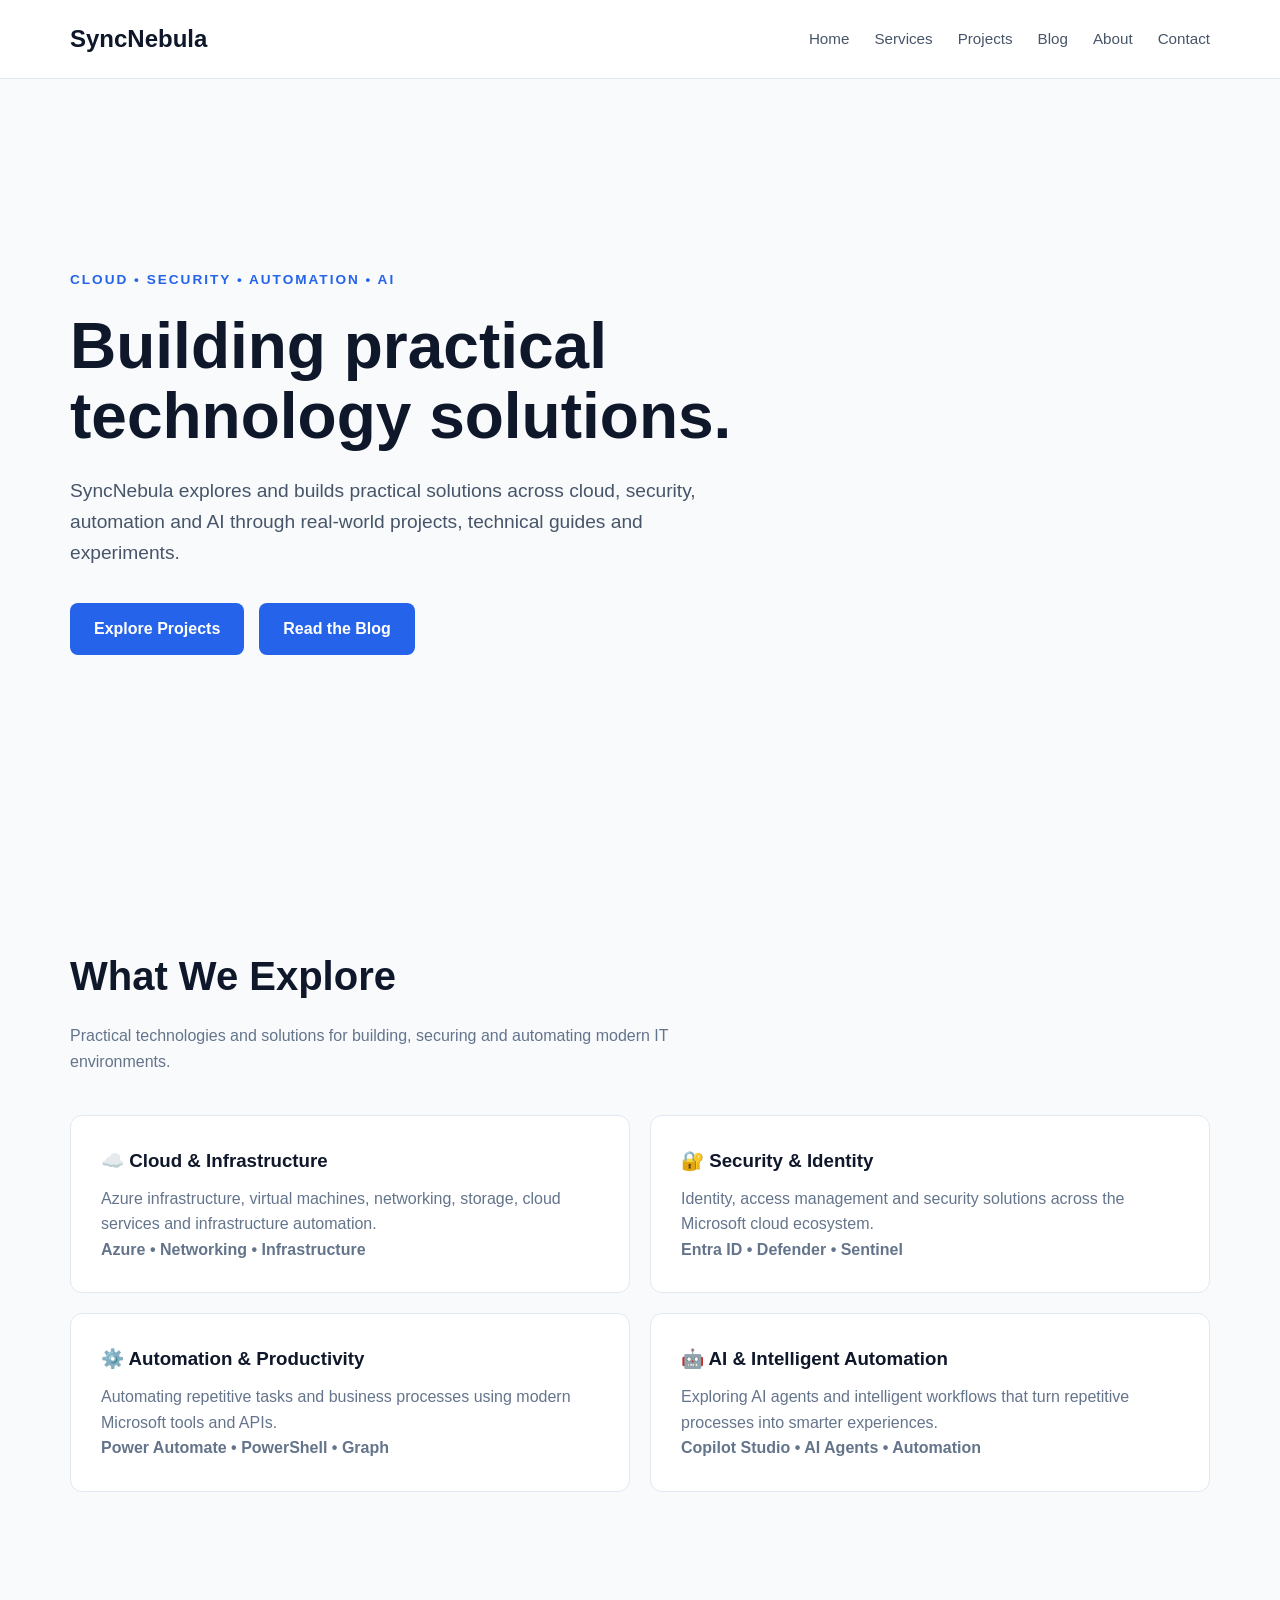
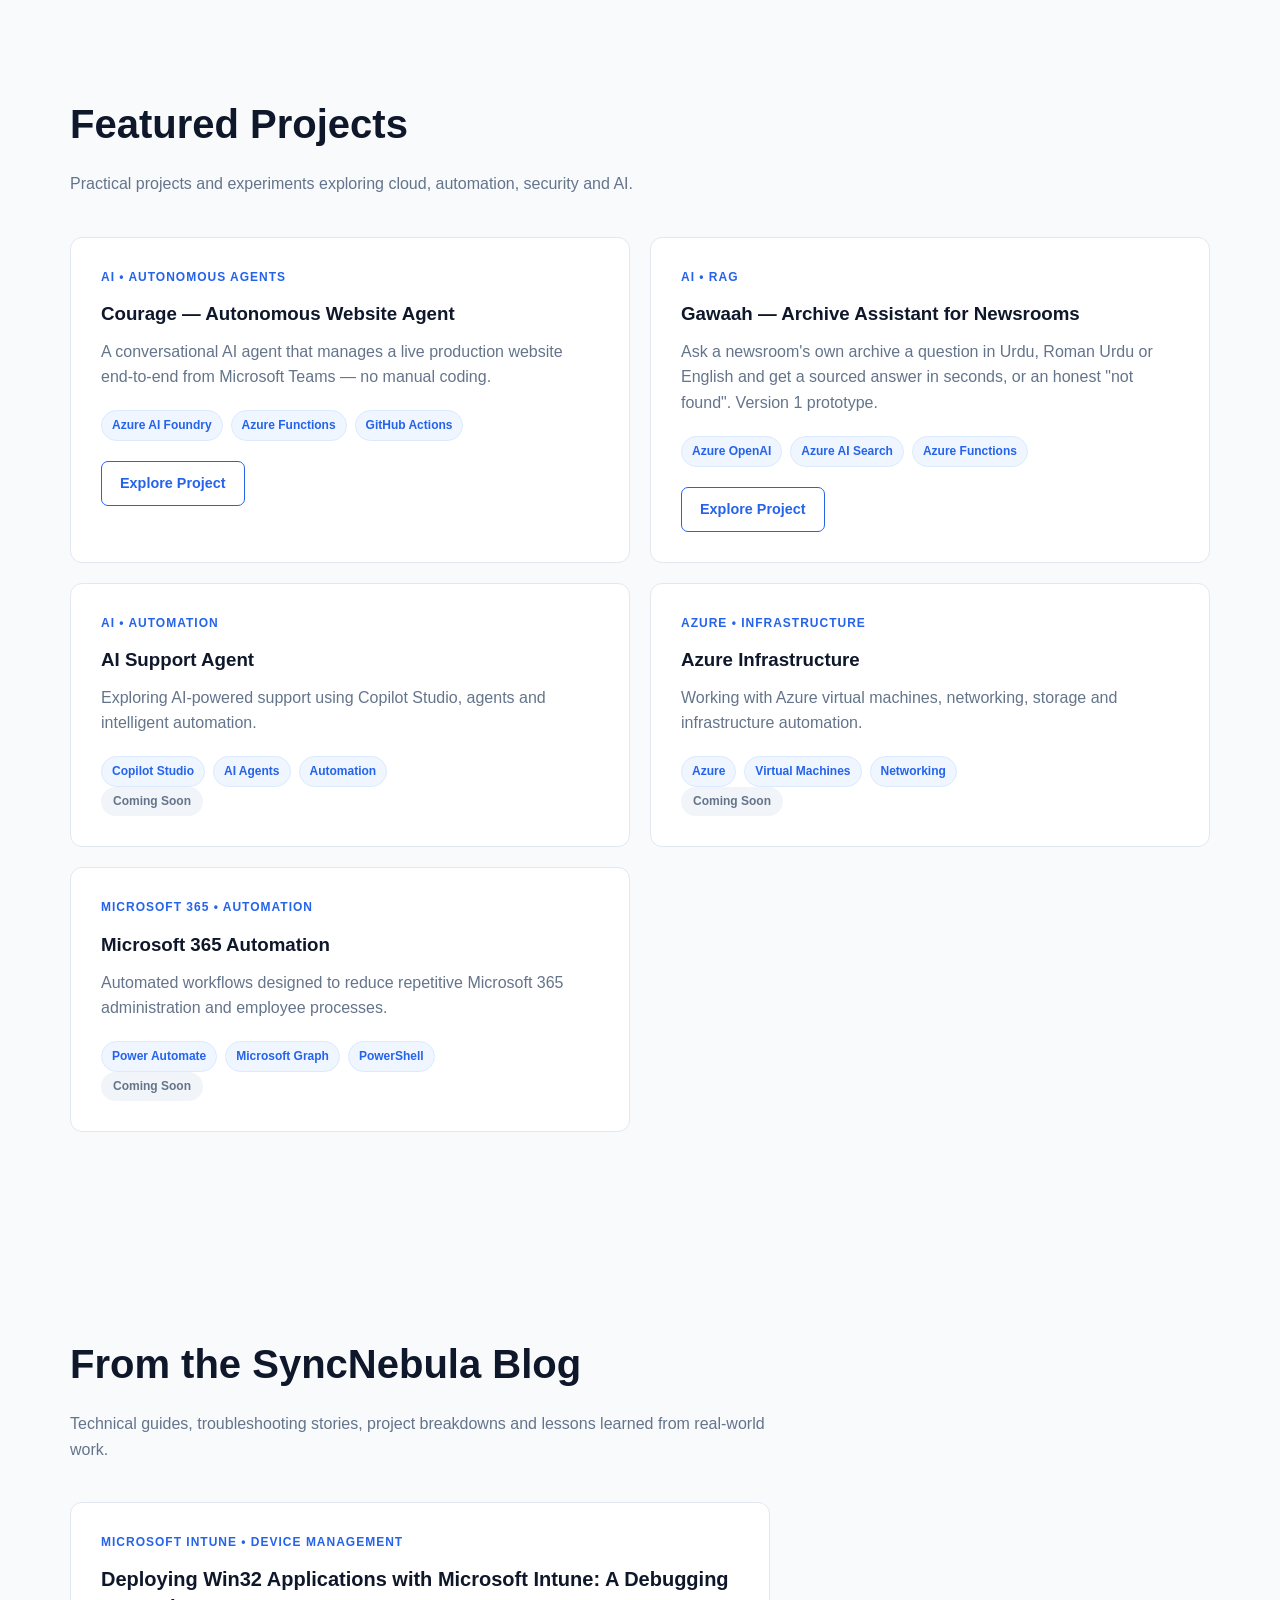
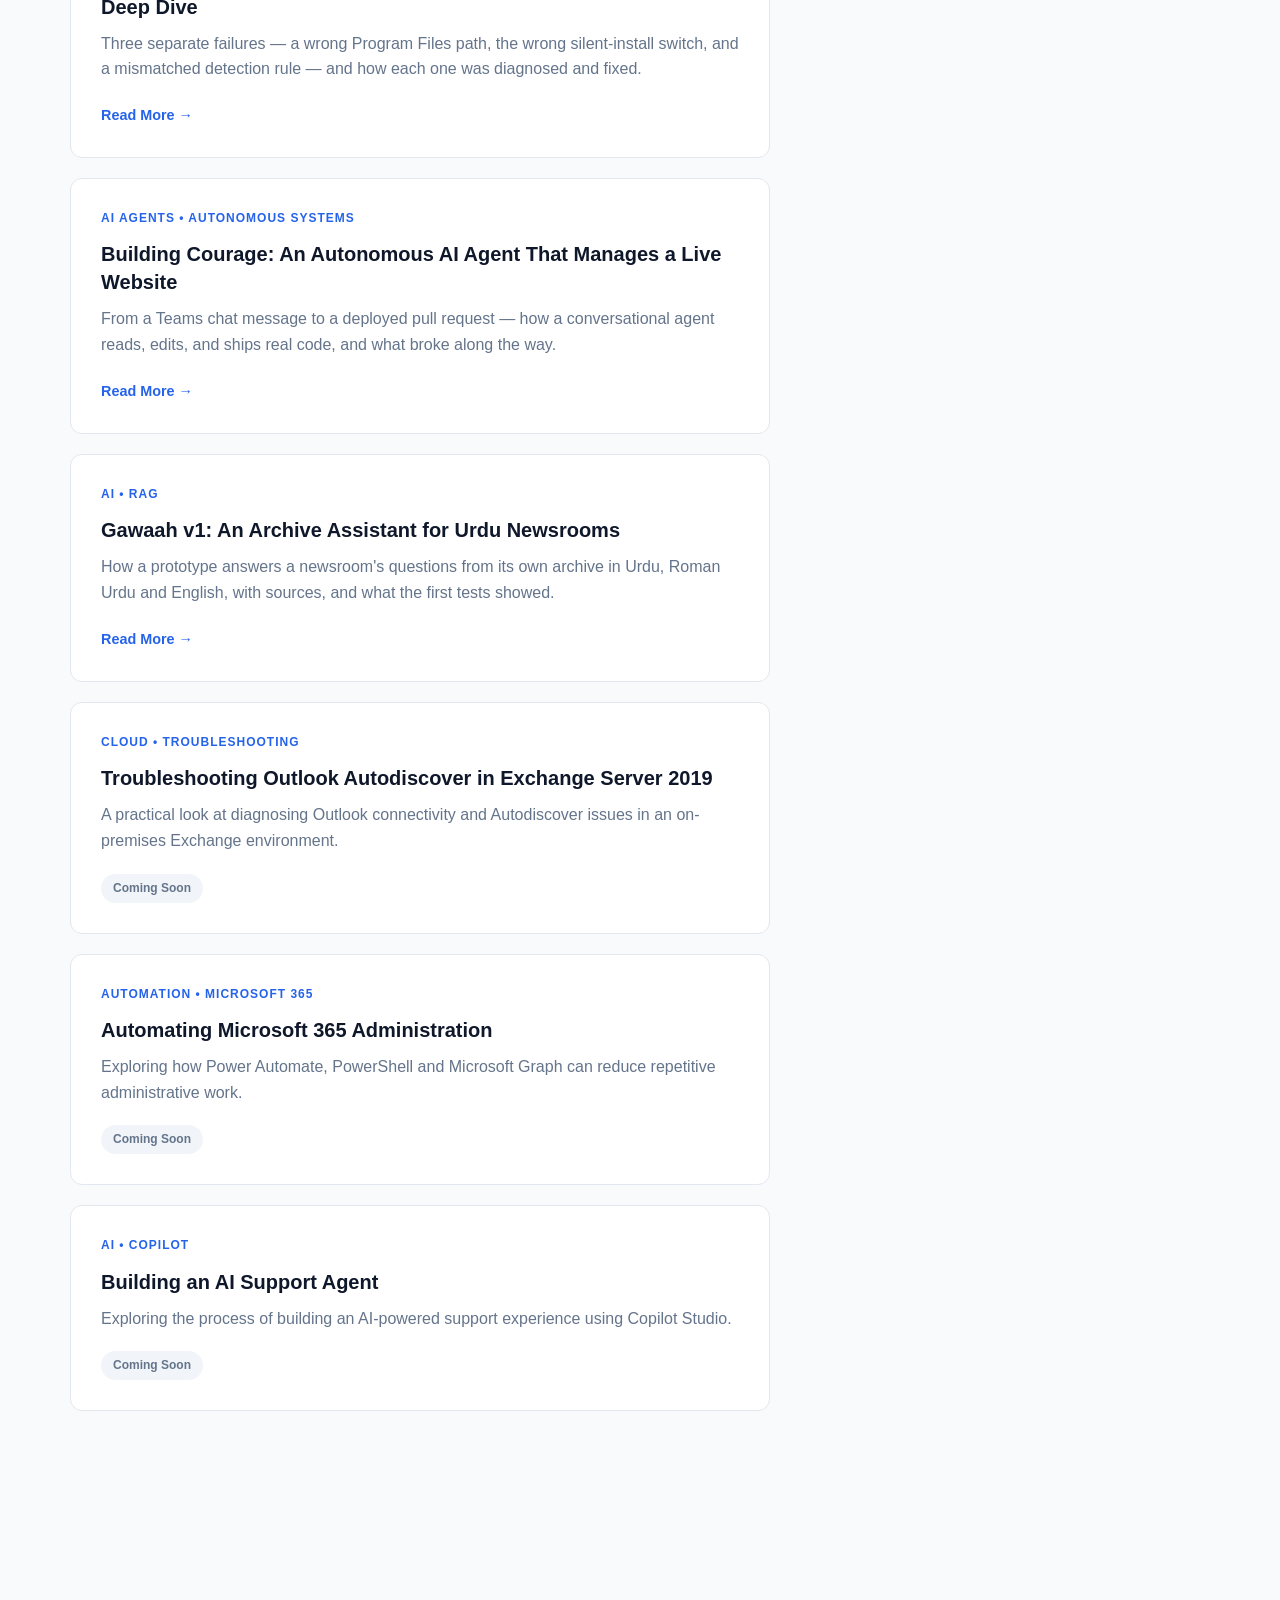
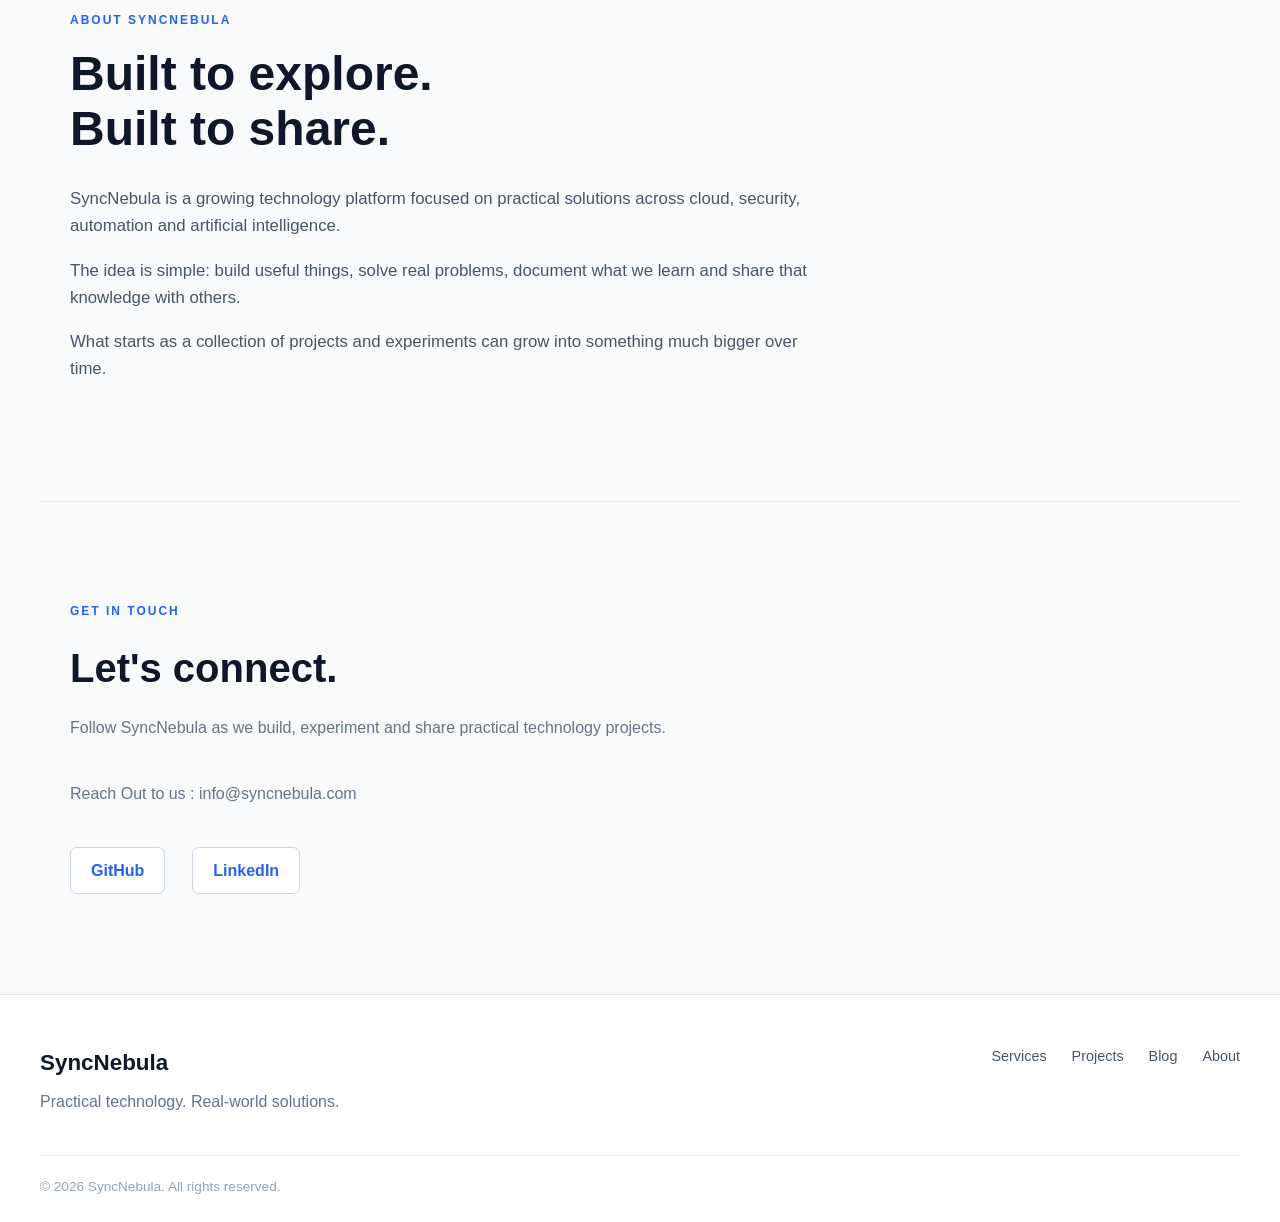
<file: index.html>
<!DOCTYPE html>
<html lang="en">
<head>
    <meta charset="UTF-8">
    <meta name="viewport" content="width=device-width, initial-scale=1.0">

    <title>SyncNebula | Cloud, Security, Automation & AI</title>

    <meta name="description"
          content="SyncNebula explores and builds practical solutions across cloud, security, automation and AI.">

    <link rel="stylesheet" href="CSS/style.css">
</head>

<body>

    <!-- Navigation -->
    <header>
        <nav>
            <a href="#home" class="logo">SyncNebula</a>

            <div class="nav-links">
                <a href="#home">Home</a>
                <a href="#services">Services</a>
                <a href="#projects">Projects</a>
                <a href="#blog">Blog</a>
                <a href="#about">About</a>
                <a href="#contact">Contact</a>
            </div>
        </nav>
    </header>


    <!-- Main Content -->
    <main>

        <!-- Hero -->
        <section id="home" class="hero">

            <p class="eyebrow">CLOUD • SECURITY • AUTOMATION • AI</p>

            <h1>Building practical<br>technology solutions.</h1>

            <p class="hero-text">
                SyncNebula explores and builds practical solutions across
                cloud, security, automation and AI through real-world
                projects, technical guides and experiments.
            </p>

            <div class="hero-buttons">
                <a href="#projects">Explore Projects</a>
                <a href="#blog">Read the Blog</a>
            </div>

        </section>


       <!-- Services -->
<section id="services">

    <h2>What We Explore</h2>

    <p>
        Practical technologies and solutions for building,
        securing and automating modern IT environments.
    </p>

    <div class="services-grid">

        <article>
            <h3>☁️ Cloud & Infrastructure</h3>

            <p>
                Azure infrastructure, virtual machines, networking,
                storage, cloud services and infrastructure automation.
            </p>

            <p>
                <strong>Azure • Networking • Infrastructure</strong>
            </p>
        </article>


        <article>
            <h3>🔐 Security & Identity</h3>

            <p>
                Identity, access management and security solutions
                across the Microsoft cloud ecosystem.
            </p>

            <p>
                <strong>Entra ID • Defender • Sentinel</strong>
            </p>
        </article>


        <article>
            <h3>⚙️ Automation & Productivity</h3>

            <p>
                Automating repetitive tasks and business processes
                using modern Microsoft tools and APIs.
            </p>

            <p>
                <strong>Power Automate • PowerShell • Graph</strong>
            </p>
        </article>


        <article>
            <h3>🤖 AI & Intelligent Automation</h3>

            <p>
                Exploring AI agents and intelligent workflows that
                turn repetitive processes into smarter experiences.
            </p>

            <p>
                <strong>Copilot Studio • AI Agents • Automation</strong>
            </p>
        </article>

    </div>

</section>


      <!-- Projects -->
<section id="projects">

    <h2>Featured Projects</h2>

    <p>
        Practical projects and experiments exploring cloud,
        automation, security and AI.
    </p>

    <div class="projects-grid">

        <article>

            <p class="project-category">
                AI • AUTONOMOUS AGENTS
            </p>

            <h3>Courage — Autonomous Website Agent</h3>

            <p>
                A conversational AI agent that manages a live production
                website end-to-end from Microsoft Teams — no manual coding.
            </p>

            <div class="project-tags">
                <span>Azure AI Foundry</span>
                <span>Azure Functions</span>
                <span>GitHub Actions</span>
            </div>

            <a href="blog/courage-autonomous-ai-agent.html" class="project-button">
                Explore Project
            </a>

        </article>


        <article>

            <p class="project-category">
                AI • RAG
            </p>

            <h3>Gawaah — Archive Assistant for Newsrooms</h3>

            <p>
                Ask a newsroom's own archive a question in Urdu, Roman Urdu
                or English and get a sourced answer in seconds, or an honest
                "not found". Version 1 prototype.
            </p>

            <div class="project-tags">
                <span>Azure OpenAI</span>
                <span>Azure AI Search</span>
                <span>Azure Functions</span>
            </div>

            <a href="blog/gawaah-v1.html" class="project-button">
                Explore Project
            </a>

        </article>

        


        <article>

            <p class="project-category">
                AI • AUTOMATION
            </p>

            <h3>AI Support Agent</h3>

            <p>
                Exploring AI-powered support using Copilot Studio,
                agents and intelligent automation.
            </p>

            <div class="project-tags">
                <span>Copilot Studio</span>
                <span>AI Agents</span>
                <span>Automation</span>
            </div>

            <span class="blog-status">
            Coming Soon
            </span>

        </article>


        

         <article>

            <p class="project-category">
                AZURE • INFRASTRUCTURE
            </p>

            <h3>Azure Infrastructure</h3>

            <p>
                Working with Azure virtual machines, networking,
                storage and infrastructure automation.
            </p>

            <div class="project-tags">
                <span>Azure</span>
                <span>Virtual Machines</span>
                <span>Networking</span>
            </div>

            <span class="blog-status">
            Coming Soon
            </span>

        </article>


        

         <article>

            <p class="project-category">
                MICROSOFT 365 • AUTOMATION
            </p>

            <h3>Microsoft 365 Automation</h3>

            <p>
                Automated workflows designed to reduce repetitive
                Microsoft 365 administration and employee processes.
            </p>

            <div class="project-tags">
                <span>Power Automate</span>
                <span>Microsoft Graph</span>
                <span>PowerShell</span>
            </div>

            <span class="blog-status">
            Coming Soon
            </span>

        </article>

    </div>

</section>

      <!-- Blog -->
<section id="blog">

    <h2>From the SyncNebula Blog</h2>

    <p>
        Technical guides, troubleshooting stories, project
        breakdowns and lessons learned from real-world work.
    </p>

    <div class="blog-grid">

        <article class="blog-card">

    <p class="blog-category">
        MICROSOFT INTUNE • DEVICE MANAGEMENT
    </p>

    <h3>
        Deploying Win32 Applications with Microsoft Intune:
        A Debugging Deep Dive
    </h3>

    <p>
        Three separate failures — a wrong Program Files path, the wrong
        silent-install switch, and a mismatched detection rule — and how
        each one was diagnosed and fixed.
    </p>

    <a href="blog/intune-win32-app-deployment.html" class="blog-link">
        Read More →
    </a>

</article>


        <article class="blog-card">

            <p class="blog-category">
                AI AGENTS • AUTONOMOUS SYSTEMS
            </p>

            <h3>
                Building Courage: An Autonomous AI Agent
                That Manages a Live Website
            </h3>

            <p>
                From a Teams chat message to a deployed pull request —
                how a conversational agent reads, edits, and ships real
                code, and what broke along the way.
            </p>

            <a href="blog/courage-autonomous-ai-agent.html" class="blog-link">
                Read More →
            </a>

        </article>


        <article class="blog-card">

            <p class="blog-category">
                AI • RAG
            </p>

            <h3>
                Gawaah v1: An Archive Assistant for Urdu Newsrooms
            </h3>

            <p>
                How a prototype answers a newsroom's questions from its own
                archive in Urdu, Roman Urdu and English, with sources, and
                what the first tests showed.
            </p>

            <a href="blog/gawaah-v1.html" class="blog-link">
                Read More →
            </a>

        </article>


         <article class="blog-card">

            <p class="blog-category">
                CLOUD • TROUBLESHOOTING
            </p>

            <h3>
                Troubleshooting Outlook Autodiscover
                in Exchange Server 2019
            </h3>

            <p>
                A practical look at diagnosing Outlook connectivity
                and Autodiscover issues in an on-premises Exchange
                environment.
            </p>

            <span class="blog-status">
                Coming Soon
            </span>

        </article>


        <article class="blog-card">

            <p class="blog-category">
                AUTOMATION • MICROSOFT 365
            </p>

            <h3>
                Automating Microsoft 365 Administration
            </h3>

            <p>
                Exploring how Power Automate, PowerShell and Microsoft
                Graph can reduce repetitive administrative work.
            </p>

            <span class="blog-status">
                Coming Soon
            </span>

        </article>


        <article class="blog-card">

            <p class="blog-category">
                AI • COPILOT
            </p>

            <h3>
                Building an AI Support Agent
            </h3>

            <p>
                Exploring the process of building an AI-powered
                support experience using Copilot Studio.
            </p>

            <span class="blog-status">
                Coming Soon
            </span>

        </article>

    </div>

</section>


        <!-- About -->
<section id="about">

    <p class="section-label">ABOUT SYNCNEBULA</p>

    <h2>Built to explore.<br>Built to share.</h2>

    <p class="about-text">
        SyncNebula is a growing technology platform focused on
        practical solutions across cloud, security, automation
        and artificial intelligence.
    </p>

    <p class="about-text">
        The idea is simple: build useful things, solve real
        problems, document what we learn and share that knowledge
        with others.
    </p>

    <p class="about-text">
        What starts as a collection of projects and experiments
        can grow into something much bigger over time.
    </p>

</section>


       <!-- Contact -->
<section id="contact">

    <p class="section-label">GET IN TOUCH</p>

    <h2>Let's connect.</h2>

    <p>
        Follow SyncNebula as we build, experiment and share
        practical technology projects.
    </p>

    <p>
        Reach Out to us : info@syncnebula.com
    </p>

    <div class="contact-links">

        <a href="https://github.com/"
           target="_blank"
           rel="noopener noreferrer">
            GitHub
        </a>

        <a href="https://www.linkedin.com/in/farooq-ahmed-41237a21a/"
           target="_blank"
           rel="noopener noreferrer">
            LinkedIn
        </a>

    </div>

</section>

    </main>

  <!-- Footer -->
<footer>

    <div class="footer-content">

        <div>
            <a href="#home" class="footer-logo">SyncNebula</a>

            <p>
                Practical technology. Real-world solutions.
            </p>
        </div>

        <div class="footer-links">
            <a href="#services">Services</a>
            <a href="#projects">Projects</a>
            <a href="#blog">Blog</a>
            <a href="#about">About</a>
        </div>

    </div>

    <div class="footer-bottom">
        <p>© 2026 SyncNebula. All rights reserved.</p>
    </div>

</footer>

</body>
</html>
</file>
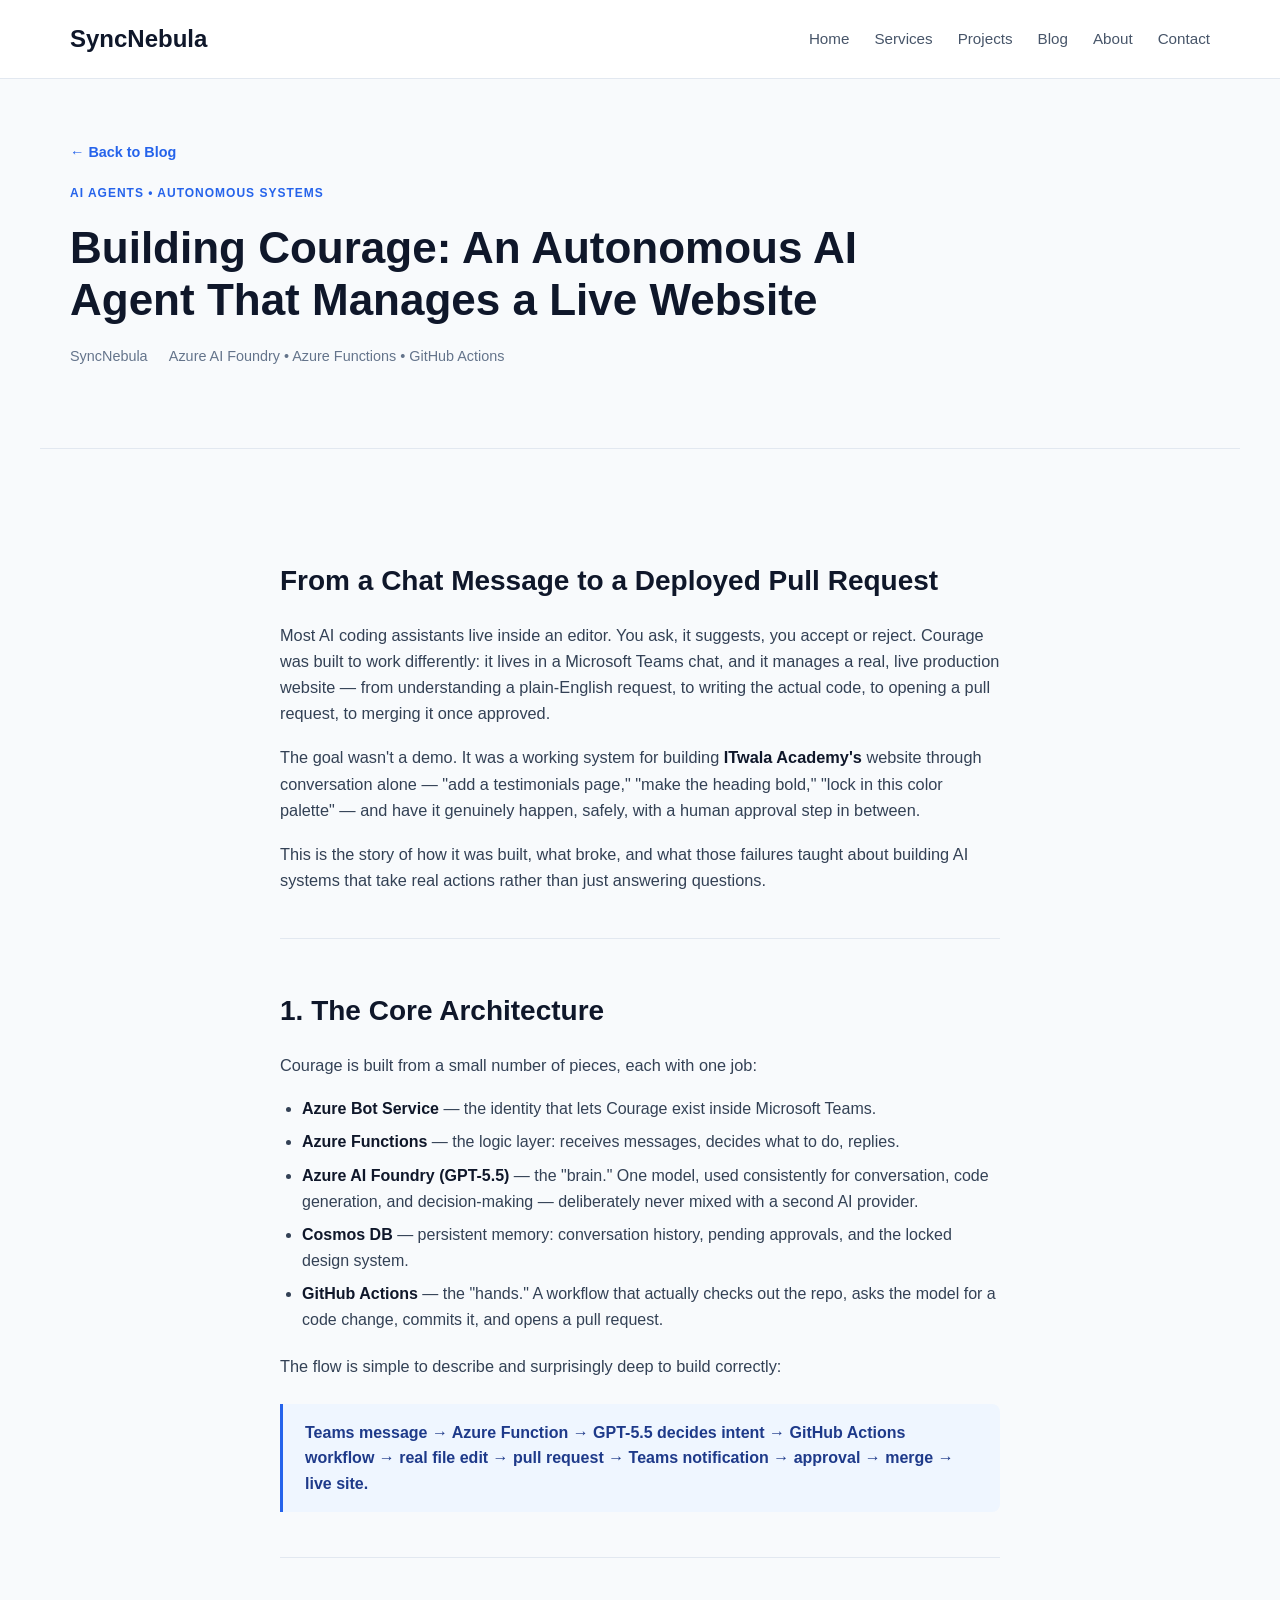
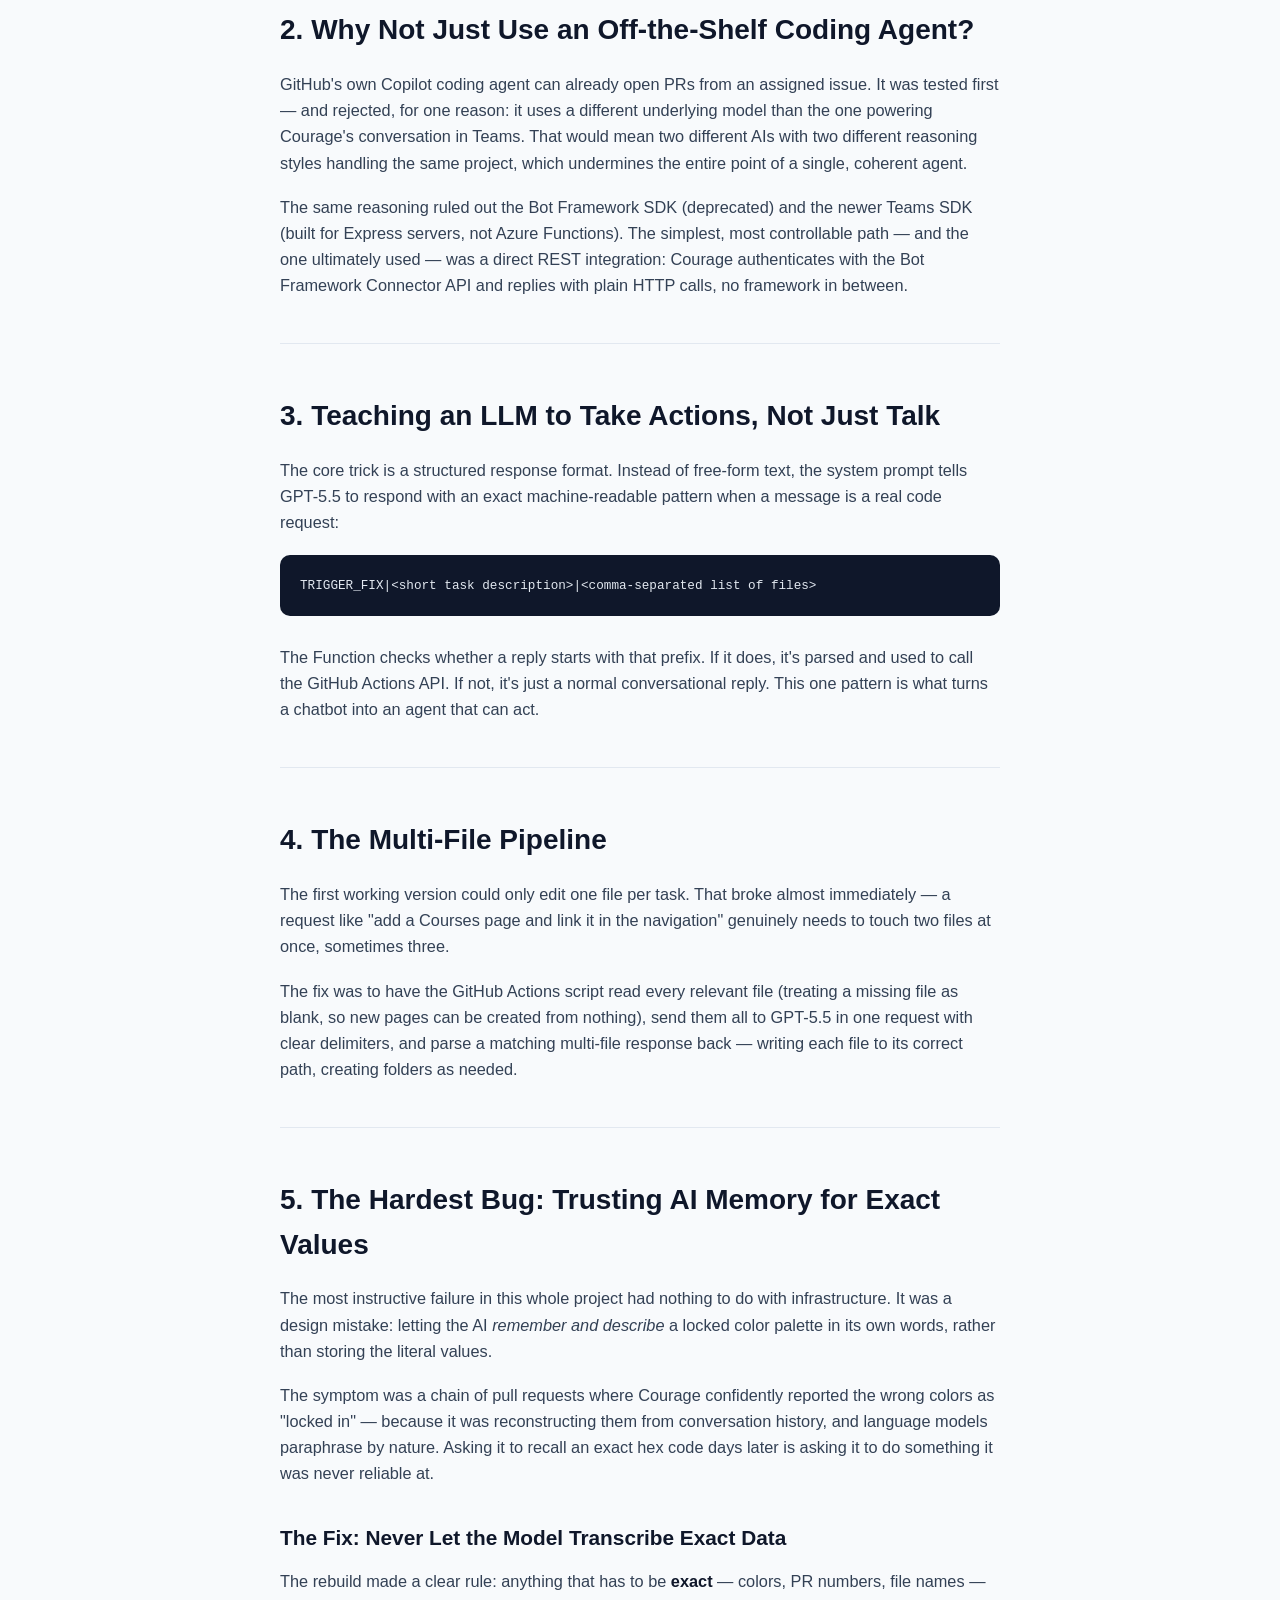
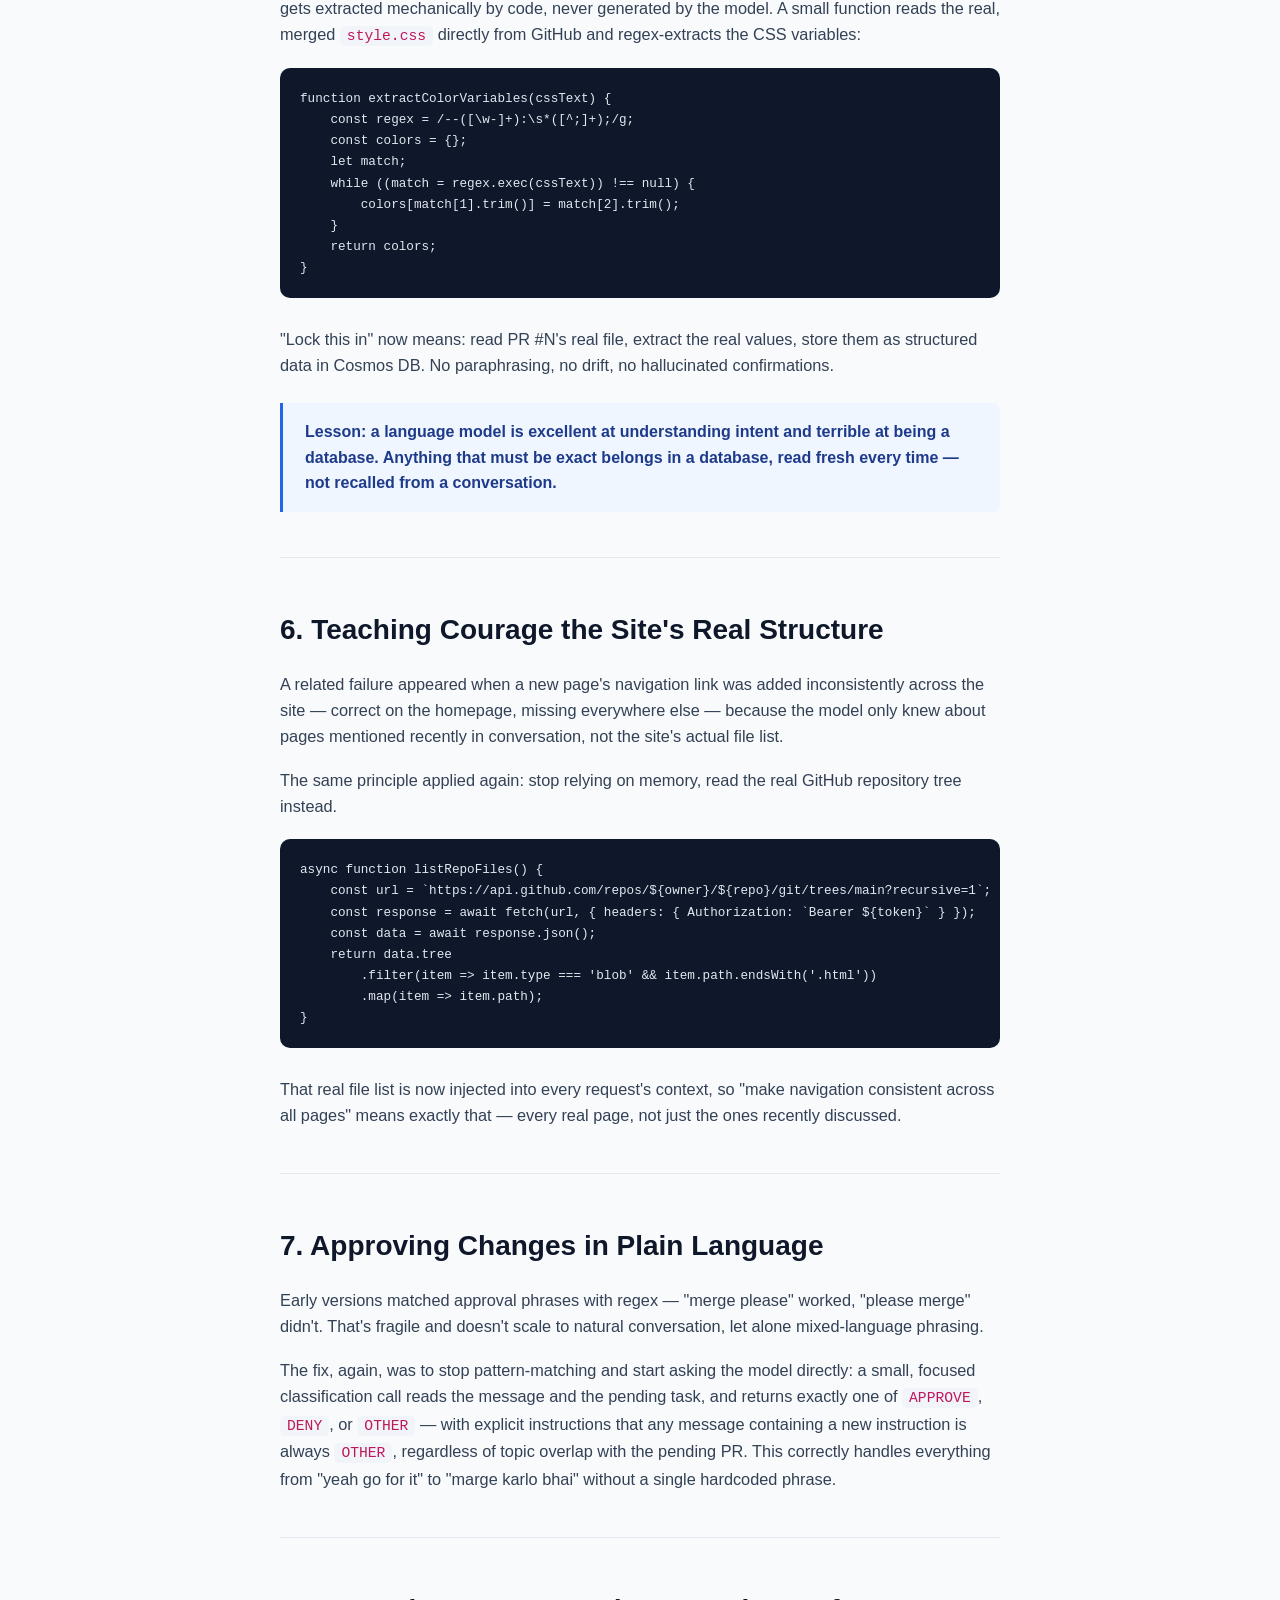
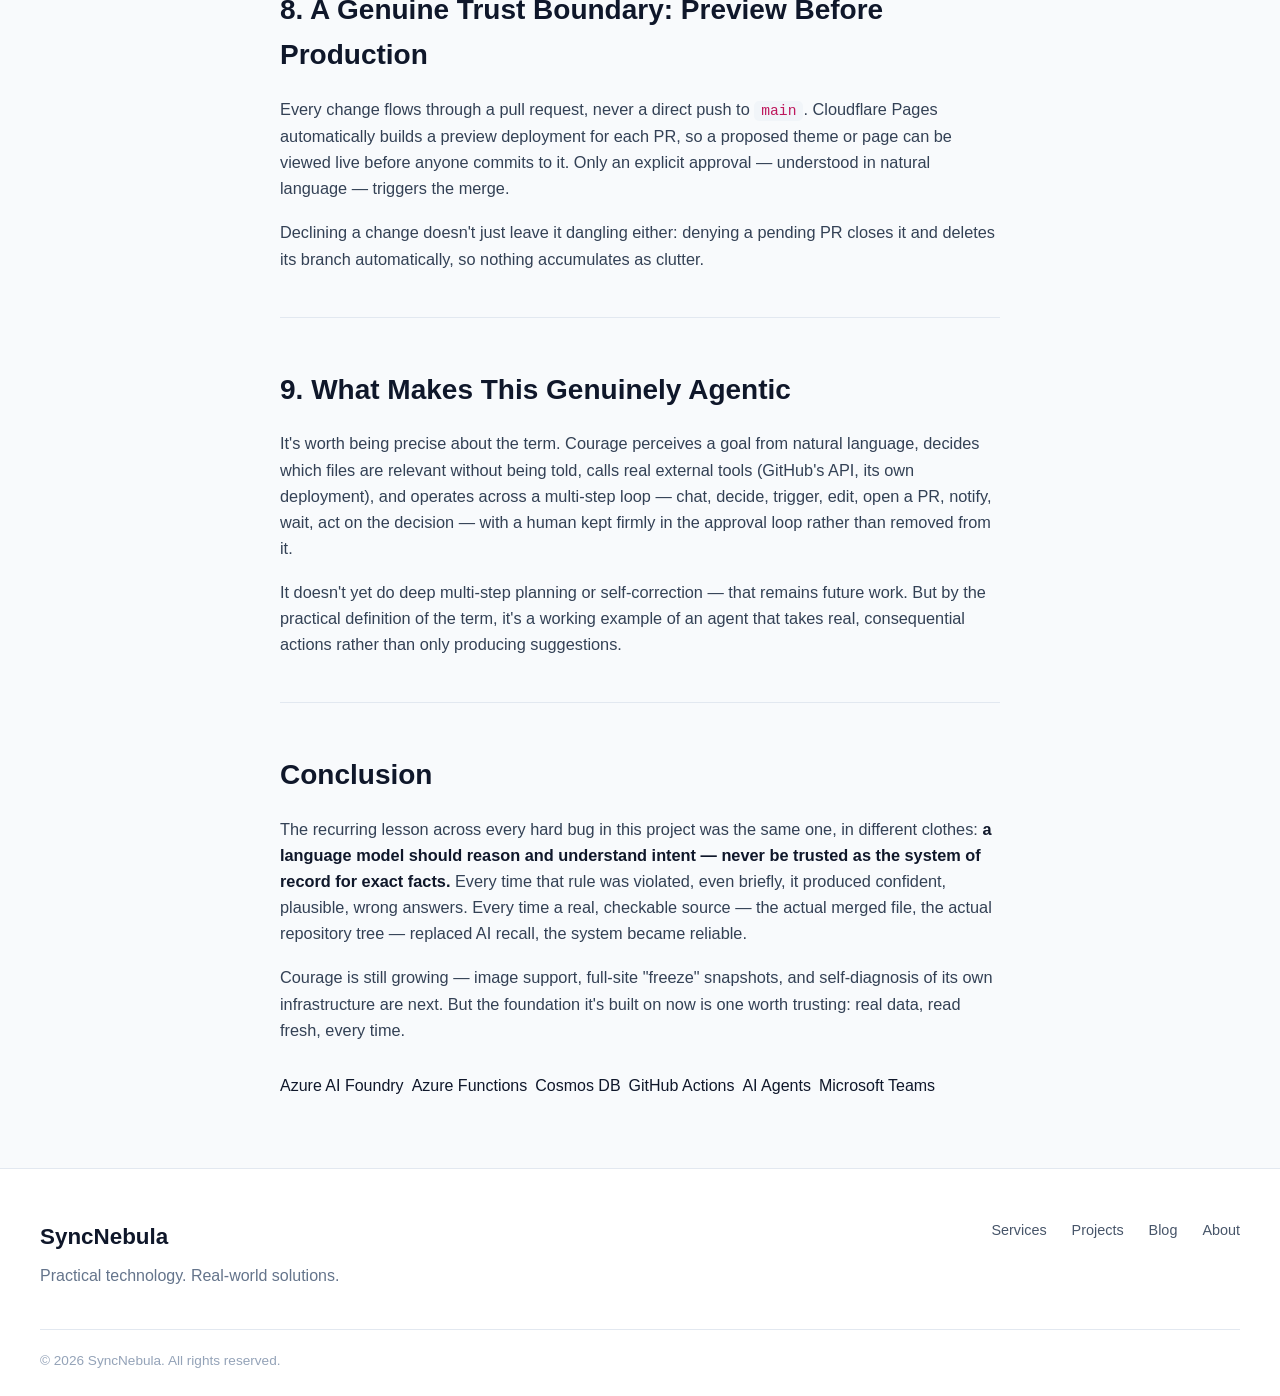
<file: blog/Courage autonomous ai agent.html>
<!DOCTYPE html>
<html lang="en">
<head>
    <meta charset="UTF-8">
    <meta name="viewport" content="width=device-width, initial-scale=1.0">

    <title>Building Courage: An Autonomous AI Agent That Manages a Live Website | SyncNebula</title>

    <meta name="description"
          content="How a conversational AI agent in Microsoft Teams reads, edits, and ships real code to a live website — architecture, the multi-file pipeline, and the bugs that shaped the design.">

    <link rel="stylesheet" href="../CSS/style.css">
</head>

<body>

    <!-- Navigation -->
    <header>
        <nav>
            <a href="../index.html#home" class="logo">SyncNebula</a>

            <div class="nav-links">
                <a href="../index.html#home">Home</a>
                <a href="../index.html#services">Services</a>
                <a href="../index.html#projects">Projects</a>
                <a href="../index.html#blog">Blog</a>
                <a href="../index.html#about">About</a>
                <a href="../index.html#contact">Contact</a>
            </div>
        </nav>
    </header>

    <main>

        <!-- Post Hero -->
        <section class="post-hero">

            <a href="../index.html#blog" class="post-back">← Back to Blog</a>

            <p class="blog-category">AI AGENTS • AUTONOMOUS SYSTEMS</p>

            <h1>Building Courage: An Autonomous AI Agent That Manages a Live Website</h1>

            <p class="post-meta">
                <span>SyncNebula</span>
                <span>Azure AI Foundry • Azure Functions • GitHub Actions</span>
            </p>

        </section>

        <!-- Post Body -->
        <article class="post-body">

            <h2>From a Chat Message to a Deployed Pull Request</h2>

            <p>
                Most AI coding assistants live inside an editor. You ask, it suggests,
                you accept or reject. Courage was built to work differently: it lives
                in a Microsoft Teams chat, and it manages a real, live production
                website — from understanding a plain-English request, to writing the
                actual code, to opening a pull request, to merging it once approved.
            </p>

            <p>
                The goal wasn't a demo. It was a working system for building
                <strong>ITwala Academy's</strong> website through conversation alone —
                "add a testimonials page," "make the heading bold," "lock in this
                color palette" — and have it genuinely happen, safely, with a human
                approval step in between.
            </p>

            <p>
                This is the story of how it was built, what broke, and what those
                failures taught about building AI systems that take real actions
                rather than just answering questions.
            </p>

            <hr>

            <h2>1. The Core Architecture</h2>

            <p>Courage is built from a small number of pieces, each with one job:</p>

            <ul>
                <li><strong>Azure Bot Service</strong> — the identity that lets Courage exist inside Microsoft Teams.</li>
                <li><strong>Azure Functions</strong> — the logic layer: receives messages, decides what to do, replies.</li>
                <li><strong>Azure AI Foundry (GPT-5.5)</strong> — the "brain." One model, used consistently for conversation, code generation, and decision-making — deliberately never mixed with a second AI provider.</li>
                <li><strong>Cosmos DB</strong> — persistent memory: conversation history, pending approvals, and the locked design system.</li>
                <li><strong>GitHub Actions</strong> — the "hands." A workflow that actually checks out the repo, asks the model for a code change, commits it, and opens a pull request.</li>
            </ul>

            <p>
                The flow is simple to describe and surprisingly deep to build correctly:
            </p>

            <blockquote>
                Teams message → Azure Function → GPT-5.5 decides intent → GitHub Actions
                workflow → real file edit → pull request → Teams notification →
                approval → merge → live site.
            </blockquote>

            <hr>

            <h2>2. Why Not Just Use an Off-the-Shelf Coding Agent?</h2>

            <p>
                GitHub's own Copilot coding agent can already open PRs from an
                assigned issue. It was tested first — and rejected, for one reason:
                it uses a different underlying model than the one powering Courage's
                conversation in Teams. That would mean two different AIs with two
                different reasoning styles handling the same project, which
                undermines the entire point of a single, coherent agent.
            </p>

            <p>
                The same reasoning ruled out the Bot Framework SDK (deprecated) and
                the newer Teams SDK (built for Express servers, not Azure Functions).
                The simplest, most controllable path — and the one ultimately used —
                was a direct REST integration: Courage authenticates with the Bot
                Framework Connector API and replies with plain HTTP calls, no
                framework in between.
            </p>

            <hr>

            <h2>3. Teaching an LLM to Take Actions, Not Just Talk</h2>

            <p>
                The core trick is a structured response format. Instead of free-form
                text, the system prompt tells GPT-5.5 to respond with an exact
                machine-readable pattern when a message is a real code request:
            </p>

            <pre><code>TRIGGER_FIX|&lt;short task description&gt;|&lt;comma-separated list of files&gt;</code></pre>

            <p>
                The Function checks whether a reply starts with that prefix. If it
                does, it's parsed and used to call the GitHub Actions API. If not,
                it's just a normal conversational reply. This one pattern is what
                turns a chatbot into an agent that can act.
            </p>

            <hr>

            <h2>4. The Multi-File Pipeline</h2>

            <p>
                The first working version could only edit one file per task. That
                broke almost immediately — a request like "add a Courses page and
                link it in the navigation" genuinely needs to touch two files at
                once, sometimes three.
            </p>

            <p>
                The fix was to have the GitHub Actions script read every relevant
                file (treating a missing file as blank, so new pages can be created
                from nothing), send them all to GPT-5.5 in one request with clear
                delimiters, and parse a matching multi-file response back — writing
                each file to its correct path, creating folders as needed.
            </p>

            <hr>

            <h2>5. The Hardest Bug: Trusting AI Memory for Exact Values</h2>

            <p>
                The most instructive failure in this whole project had nothing to do
                with infrastructure. It was a design mistake: letting the AI
                <em>remember and describe</em> a locked color palette in its own
                words, rather than storing the literal values.
            </p>

            <p>
                The symptom was a chain of pull requests where Courage confidently
                reported the wrong colors as "locked in" — because it was
                reconstructing them from conversation history, and language models
                paraphrase by nature. Asking it to recall an exact hex code days
                later is asking it to do something it was never reliable at.
            </p>

            <h3>The Fix: Never Let the Model Transcribe Exact Data</h3>

            <p>
                The rebuild made a clear rule: anything that has to be
                <strong>exact</strong> — colors, PR numbers, file names — gets
                extracted mechanically by code, never generated by the model. A small
                function reads the real, merged <code>style.css</code> directly from
                GitHub and regex-extracts the CSS variables:
            </p>

            <pre><code>function extractColorVariables(cssText) {
    const regex = /--([\w-]+):\s*([^;]+);/g;
    const colors = {};
    let match;
    while ((match = regex.exec(cssText)) !== null) {
        colors[match[1].trim()] = match[2].trim();
    }
    return colors;
}</code></pre>

            <p>
                "Lock this in" now means: read PR #N's real file, extract the real
                values, store them as structured data in Cosmos DB. No paraphrasing,
                no drift, no hallucinated confirmations.
            </p>

            <blockquote>
                Lesson: a language model is excellent at understanding intent and
                terrible at being a database. Anything that must be exact belongs in
                a database, read fresh every time — not recalled from a
                conversation.
            </blockquote>

            <hr>

            <h2>6. Teaching Courage the Site's Real Structure</h2>

            <p>
                A related failure appeared when a new page's navigation link was
                added inconsistently across the site — correct on the homepage,
                missing everywhere else — because the model only knew about pages
                mentioned recently in conversation, not the site's actual file list.
            </p>

            <p>
                The same principle applied again: stop relying on memory, read the
                real GitHub repository tree instead.
            </p>

            <pre><code>async function listRepoFiles() {
    const url = `https://api.github.com/repos/${owner}/${repo}/git/trees/main?recursive=1`;
    const response = await fetch(url, { headers: { Authorization: `Bearer ${token}` } });
    const data = await response.json();
    return data.tree
        .filter(item => item.type === 'blob' && item.path.endsWith('.html'))
        .map(item => item.path);
}</code></pre>

            <p>
                That real file list is now injected into every request's context,
                so "make navigation consistent across all pages" means exactly that
                — every real page, not just the ones recently discussed.
            </p>

            <hr>

            <h2>7. Approving Changes in Plain Language</h2>

            <p>
                Early versions matched approval phrases with regex — "merge please"
                worked, "please merge" didn't. That's fragile and doesn't scale to
                natural conversation, let alone mixed-language phrasing.
            </p>

            <p>
                The fix, again, was to stop pattern-matching and start asking the
                model directly: a small, focused classification call reads the
                message and the pending task, and returns exactly one of
                <code>APPROVE</code>, <code>DENY</code>, or <code>OTHER</code> — with
                explicit instructions that any message containing a new instruction
                is always <code>OTHER</code>, regardless of topic overlap with the
                pending PR. This correctly handles everything from "yeah go for it"
                to "marge karlo bhai" without a single hardcoded phrase.
            </p>

            <hr>

            <h2>8. A Genuine Trust Boundary: Preview Before Production</h2>

            <p>
                Every change flows through a pull request, never a direct push to
                <code>main</code>. Cloudflare Pages automatically builds a preview
                deployment for each PR, so a proposed theme or page can be viewed
                live before anyone commits to it. Only an explicit approval —
                understood in natural language — triggers the merge.
            </p>

            <p>
                Declining a change doesn't just leave it dangling either: denying a
                pending PR closes it and deletes its branch automatically, so nothing
                accumulates as clutter.
            </p>

            <hr>

            <h2>9. What Makes This Genuinely Agentic</h2>

            <p>
                It's worth being precise about the term. Courage perceives a goal
                from natural language, decides which files are relevant without
                being told, calls real external tools (GitHub's API, its own
                deployment), and operates across a multi-step loop — chat, decide,
                trigger, edit, open a PR, notify, wait, act on the decision — with
                a human kept firmly in the approval loop rather than removed from it.
            </p>

            <p>
                It doesn't yet do deep multi-step planning or self-correction — that
                remains future work. But by the practical definition of the term,
                it's a working example of an agent that takes real, consequential
                actions rather than only producing suggestions.
            </p>

            <hr>

            <h2>Conclusion</h2>

            <p>
                The recurring lesson across every hard bug in this project was the
                same one, in different clothes: <strong>a language model should
                reason and understand intent — never be trusted as the system of
                record for exact facts.</strong> Every time that rule was violated,
                even briefly, it produced confident, plausible, wrong answers. Every
                time a real, checkable source — the actual merged file, the actual
                repository tree — replaced AI recall, the system became reliable.
            </p>

            <p>
                Courage is still growing — image support, full-site "freeze"
                snapshots, and self-diagnosis of its own infrastructure are next.
                But the foundation it's built on now is one worth trusting: real
                data, read fresh, every time.
            </p>

            <div class="post-tags">
                <span>Azure AI Foundry</span>
                <span>Azure Functions</span>
                <span>Cosmos DB</span>
                <span>GitHub Actions</span>
                <span>AI Agents</span>
                <span>Microsoft Teams</span>
            </div>

        </article>

    </main>

    <!-- Footer -->
    <footer>

        <div class="footer-content">

            <div>
                <a href="../index.html#home" class="footer-logo">SyncNebula</a>
                <p>Practical technology. Real-world solutions.</p>
            </div>

            <div class="footer-links">
                <a href="../index.html#services">Services</a>
                <a href="../index.html#projects">Projects</a>
                <a href="../index.html#blog">Blog</a>
                <a href="../index.html#about">About</a>
            </div>

        </div>

        <div class="footer-bottom">
            <p>© 2026 SyncNebula. All rights reserved.</p>
        </div>

    </footer>

</body>
</html>
</file>
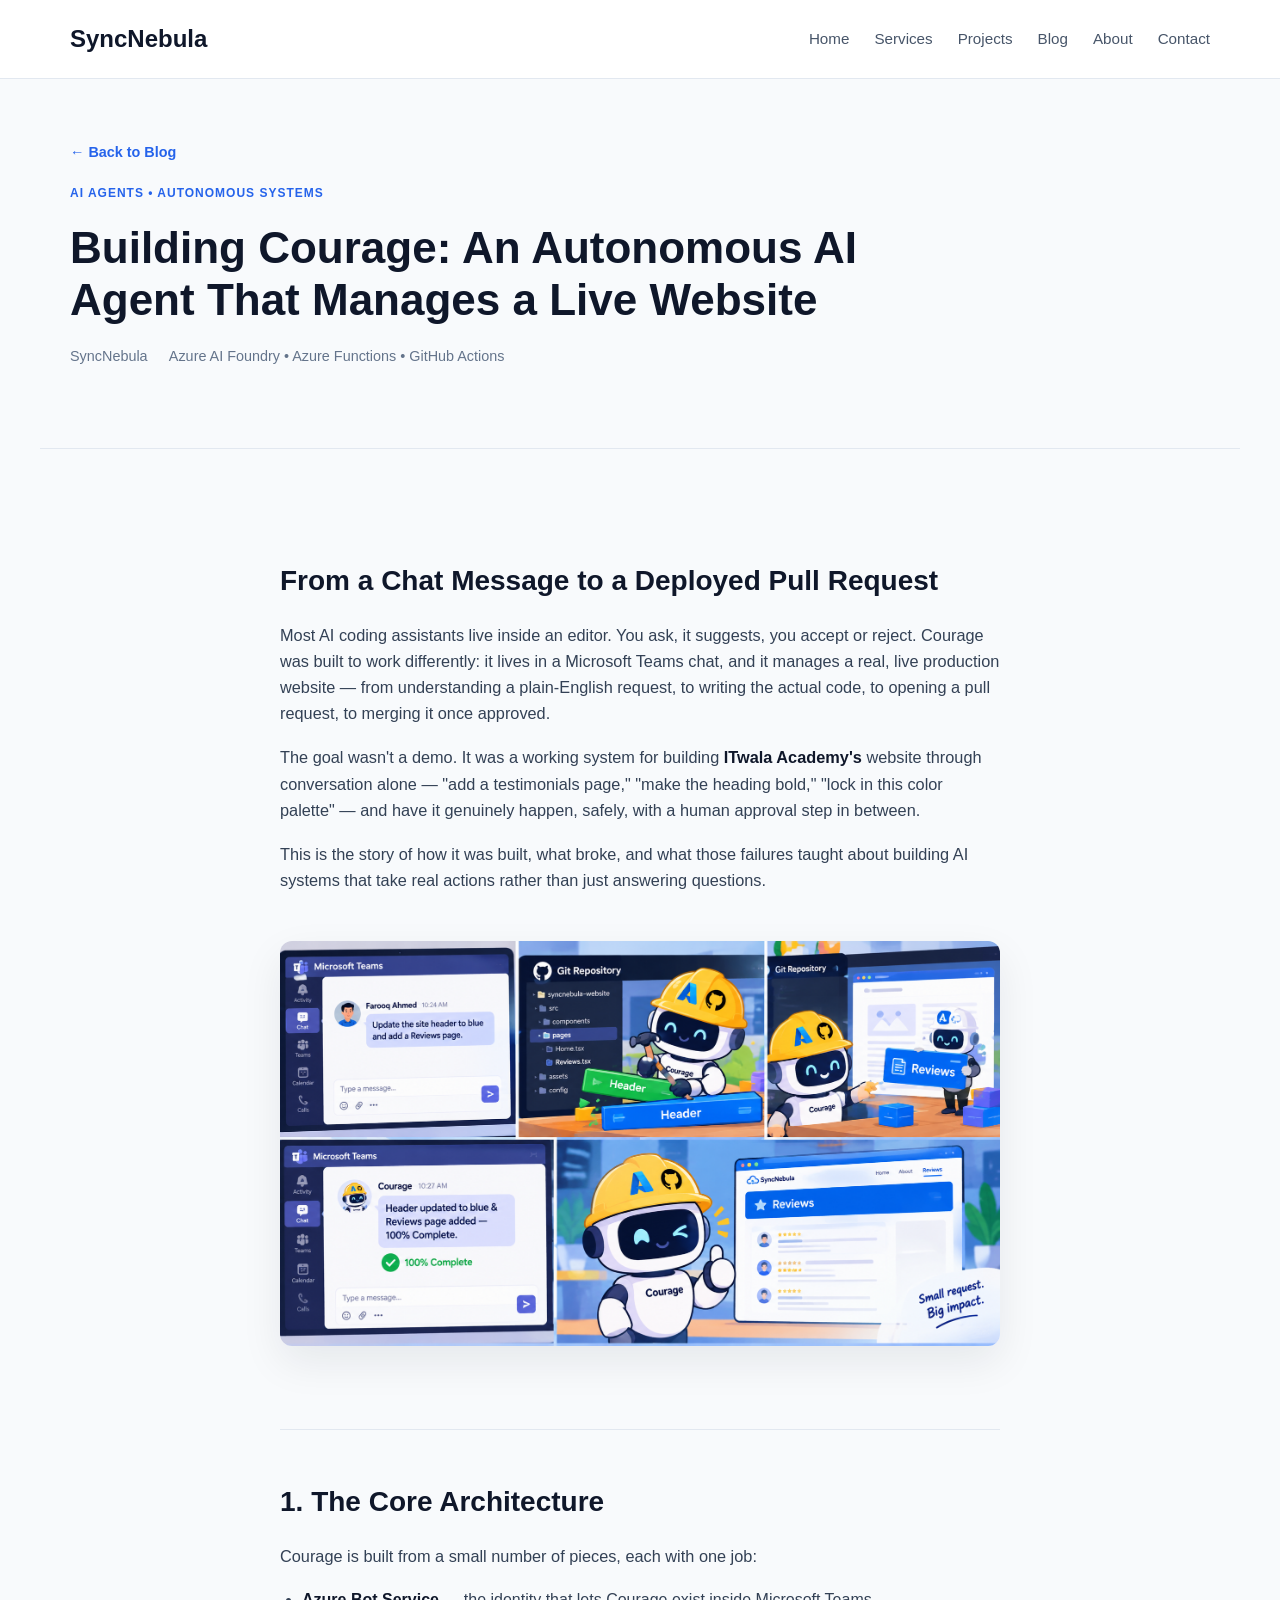
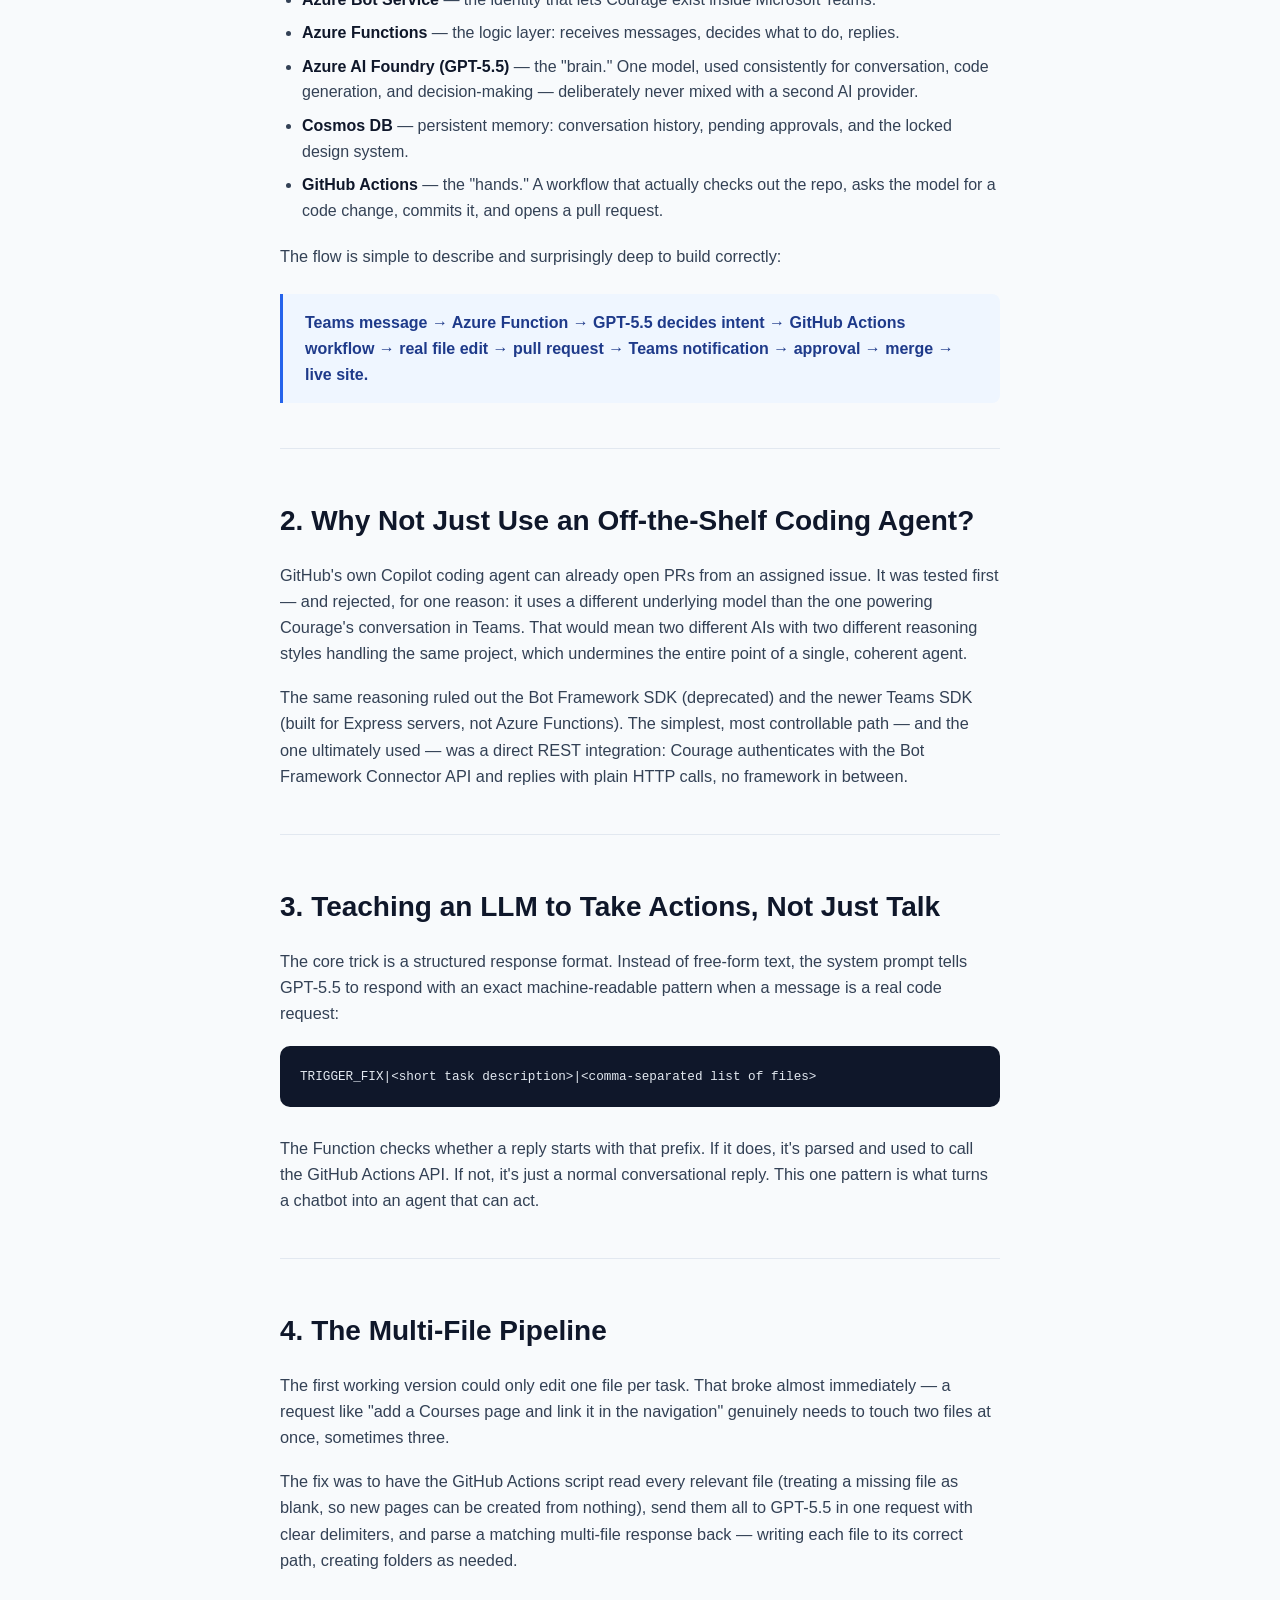
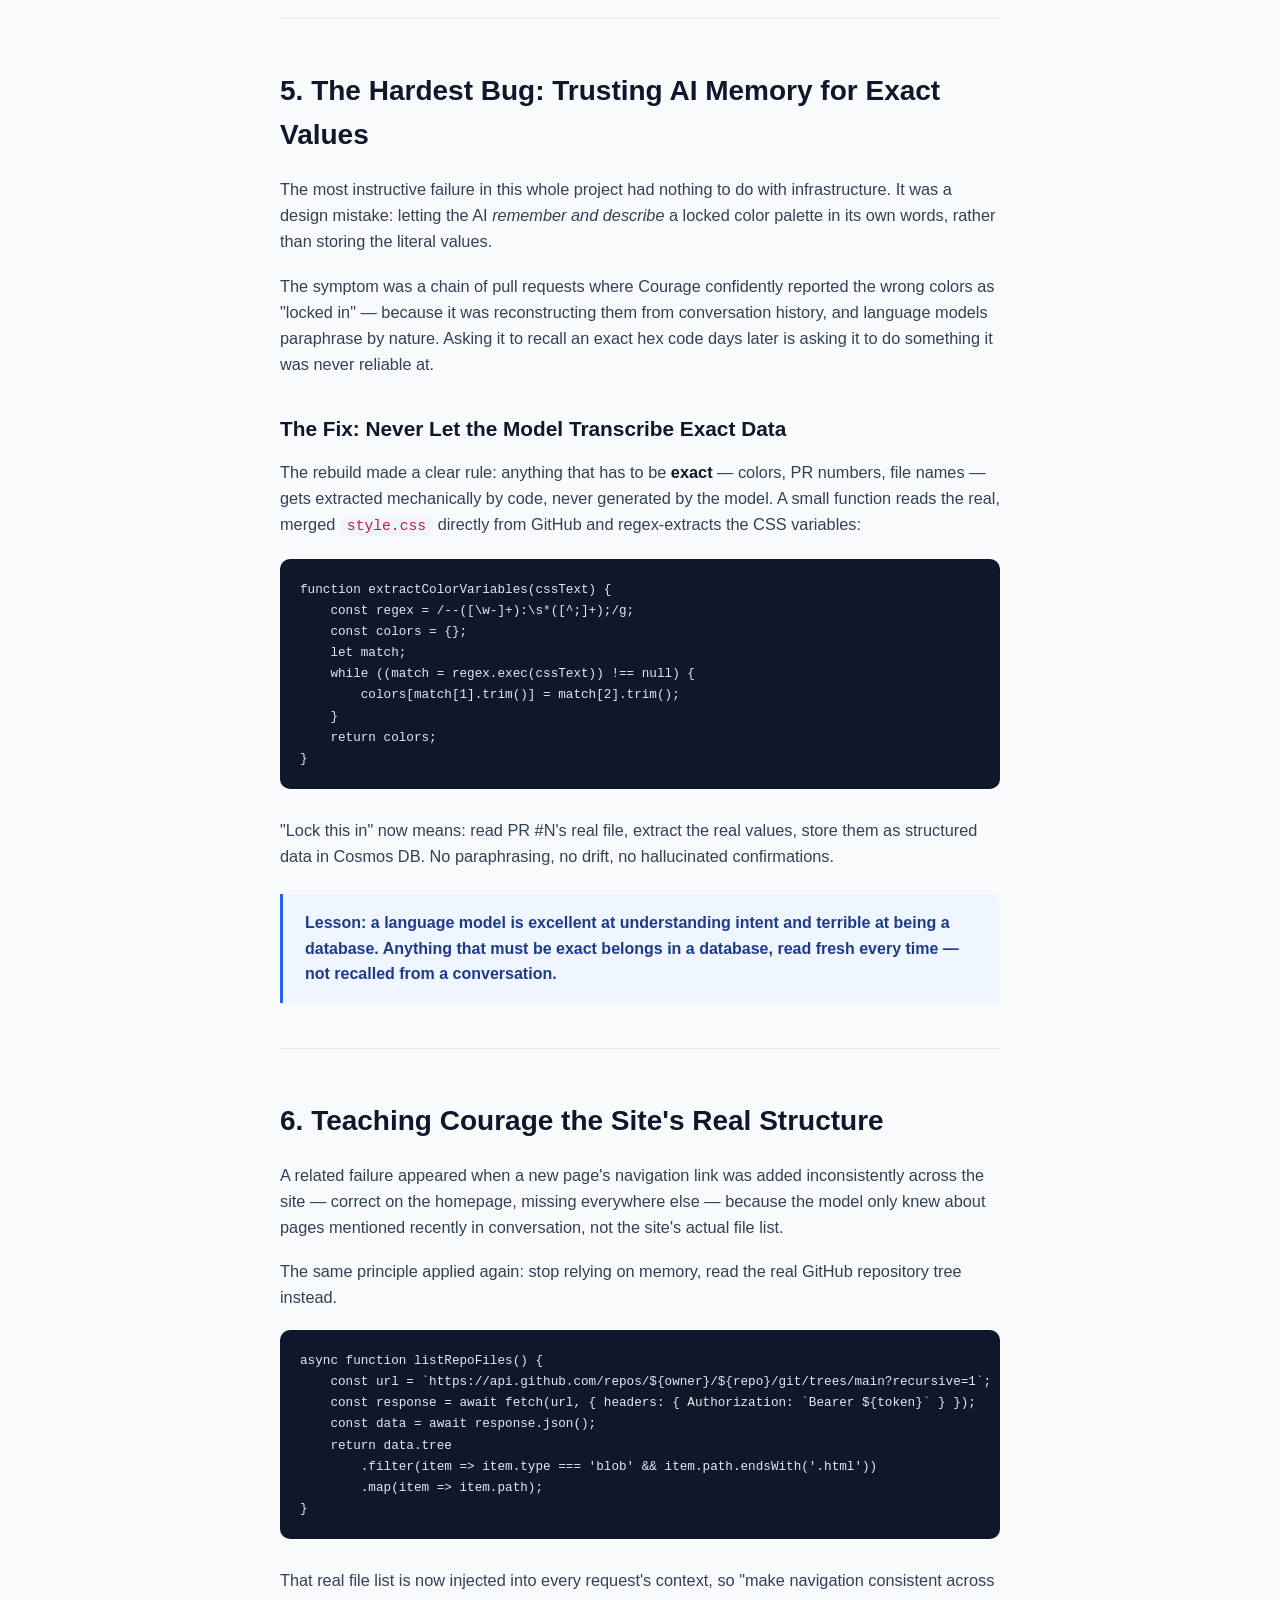
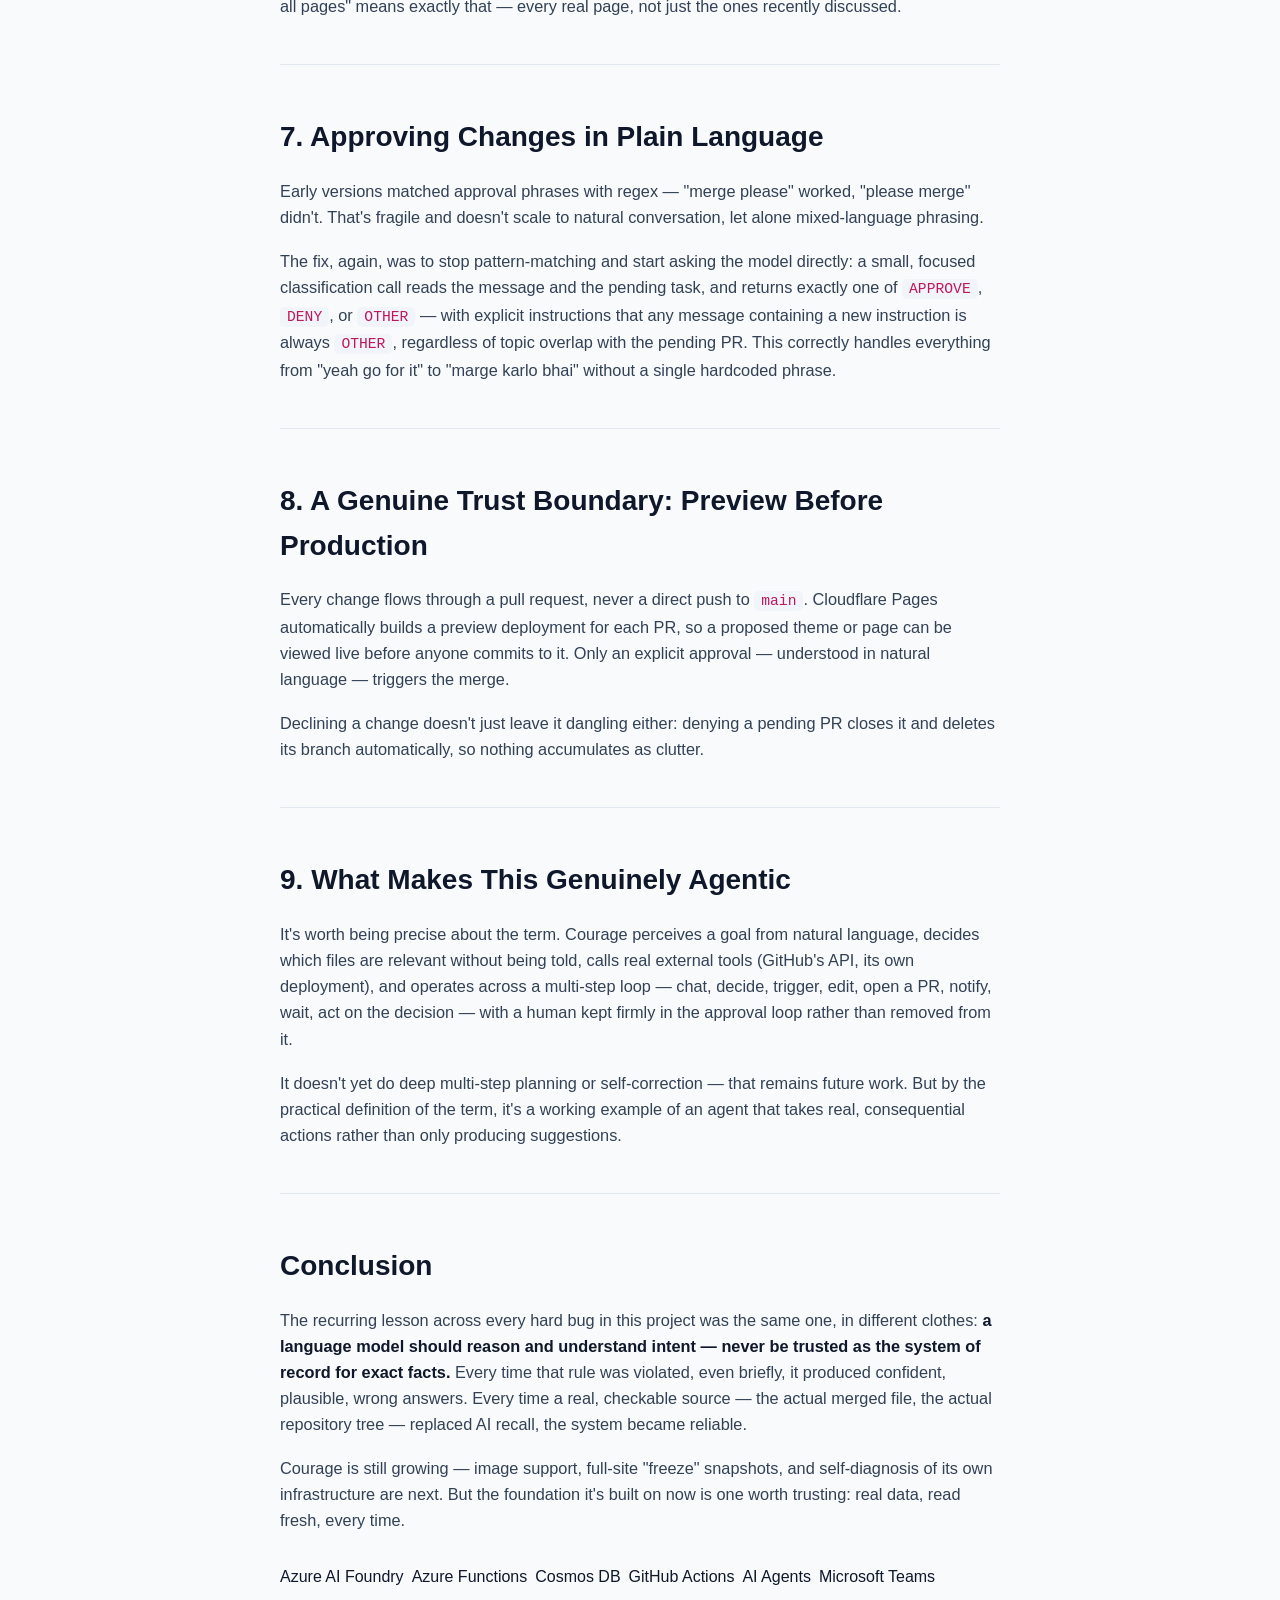
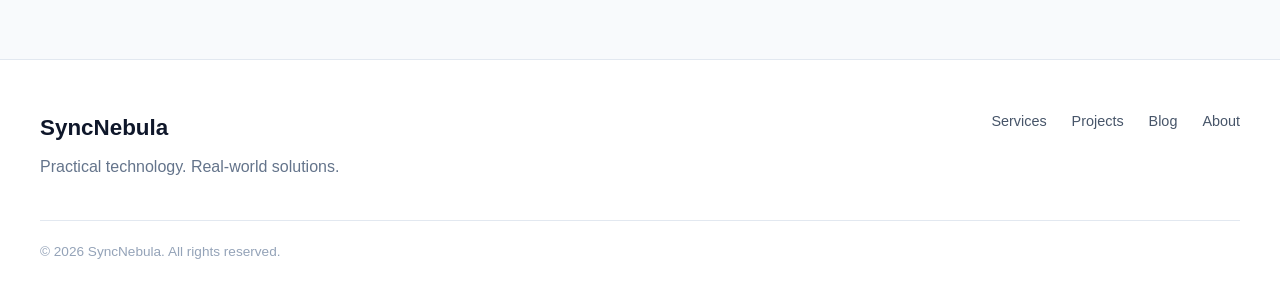
<file: blog/courage-autonomous-ai-agent.html>
<!DOCTYPE html>
<html lang="en">
<head>
    <meta charset="UTF-8">
    <meta name="viewport" content="width=device-width, initial-scale=1.0">

    <title>Building Courage: An Autonomous AI Agent That Manages a Live Website | SyncNebula</title>

    <meta name="description"
          content="How a conversational AI agent in Microsoft Teams reads, edits, and ships real code to a live website — architecture, the multi-file pipeline, and the bugs that shaped the design.">

    <link rel="stylesheet" href="../CSS/style.css">
</head>

<body>

    <!-- Navigation -->
    <header>
        <nav>
            <a href="../index.html#home" class="logo">SyncNebula</a>

            <div class="nav-links">
                <a href="../index.html#home">Home</a>
                <a href="../index.html#services">Services</a>
                <a href="../index.html#projects">Projects</a>
                <a href="../index.html#blog">Blog</a>
                <a href="../index.html#about">About</a>
                <a href="../index.html#contact">Contact</a>
            </div>
        </nav>
    </header>

    <main>

        <!-- Post Hero -->
        <section class="post-hero">

            <a href="../index.html#blog" class="post-back">← Back to Blog</a>

            <p class="blog-category">AI AGENTS • AUTONOMOUS SYSTEMS</p>

            <h1>Building Courage: An Autonomous AI Agent That Manages a Live Website</h1>

            <p class="post-meta">
                <span>SyncNebula</span>
                <span>Azure AI Foundry • Azure Functions • GitHub Actions</span>
            </p>

        </section>

        <!-- Post Body -->
        <article class="post-body">

            <h2>From a Chat Message to a Deployed Pull Request</h2>

            <p>
                Most AI coding assistants live inside an editor. You ask, it suggests,
                you accept or reject. Courage was built to work differently: it lives
                in a Microsoft Teams chat, and it manages a real, live production
                website — from understanding a plain-English request, to writing the
                actual code, to opening a pull request, to merging it once approved.
            </p>

            <p>
                The goal wasn't a demo. It was a working system for building
                <strong>ITwala Academy's</strong> website through conversation alone —
                "add a testimonials page," "make the heading bold," "lock in this
                color palette" — and have it genuinely happen, safely, with a human
                approval step in between.
            </p>

            <p>
                This is the story of how it was built, what broke, and what those
                failures taught about building AI systems that take real actions
                rather than just answering questions.
            </p>

            <img src="images/courage-agent-workflow.png"
                 alt="Courage receiving a request in Microsoft Teams, editing files in the GitHub repository, and updating the live Reviews page"
                 style="width: 100%; border-radius: 12px; margin: 30px 0; box-shadow: 0 16px 42px rgba(15, 23, 42, 0.08);">

            <hr>

            <h2>1. The Core Architecture</h2>

            <p>Courage is built from a small number of pieces, each with one job:</p>

            <ul>
                <li><strong>Azure Bot Service</strong> — the identity that lets Courage exist inside Microsoft Teams.</li>
                <li><strong>Azure Functions</strong> — the logic layer: receives messages, decides what to do, replies.</li>
                <li><strong>Azure AI Foundry (GPT-5.5)</strong> — the "brain." One model, used consistently for conversation, code generation, and decision-making — deliberately never mixed with a second AI provider.</li>
                <li><strong>Cosmos DB</strong> — persistent memory: conversation history, pending approvals, and the locked design system.</li>
                <li><strong>GitHub Actions</strong> — the "hands." A workflow that actually checks out the repo, asks the model for a code change, commits it, and opens a pull request.</li>
            </ul>

            <p>
                The flow is simple to describe and surprisingly deep to build correctly:
            </p>

            <blockquote>
                Teams message → Azure Function → GPT-5.5 decides intent → GitHub Actions
                workflow → real file edit → pull request → Teams notification →
                approval → merge → live site.
            </blockquote>

            <hr>

            <h2>2. Why Not Just Use an Off-the-Shelf Coding Agent?</h2>

            <p>
                GitHub's own Copilot coding agent can already open PRs from an
                assigned issue. It was tested first — and rejected, for one reason:
                it uses a different underlying model than the one powering Courage's
                conversation in Teams. That would mean two different AIs with two
                different reasoning styles handling the same project, which
                undermines the entire point of a single, coherent agent.
            </p>

            <p>
                The same reasoning ruled out the Bot Framework SDK (deprecated) and
                the newer Teams SDK (built for Express servers, not Azure Functions).
                The simplest, most controllable path — and the one ultimately used —
                was a direct REST integration: Courage authenticates with the Bot
                Framework Connector API and replies with plain HTTP calls, no
                framework in between.
            </p>

            <hr>

            <h2>3. Teaching an LLM to Take Actions, Not Just Talk</h2>

            <p>
                The core trick is a structured response format. Instead of free-form
                text, the system prompt tells GPT-5.5 to respond with an exact
                machine-readable pattern when a message is a real code request:
            </p>

            <pre><code>TRIGGER_FIX|&lt;short task description&gt;|&lt;comma-separated list of files&gt;</code></pre>

            <p>
                The Function checks whether a reply starts with that prefix. If it
                does, it's parsed and used to call the GitHub Actions API. If not,
                it's just a normal conversational reply. This one pattern is what
                turns a chatbot into an agent that can act.
            </p>

            <hr>

            <h2>4. The Multi-File Pipeline</h2>

            <p>
                The first working version could only edit one file per task. That
                broke almost immediately — a request like "add a Courses page and
                link it in the navigation" genuinely needs to touch two files at
                once, sometimes three.
            </p>

            <p>
                The fix was to have the GitHub Actions script read every relevant
                file (treating a missing file as blank, so new pages can be created
                from nothing), send them all to GPT-5.5 in one request with clear
                delimiters, and parse a matching multi-file response back — writing
                each file to its correct path, creating folders as needed.
            </p>

            <hr>

            <h2>5. The Hardest Bug: Trusting AI Memory for Exact Values</h2>

            <p>
                The most instructive failure in this whole project had nothing to do
                with infrastructure. It was a design mistake: letting the AI
                <em>remember and describe</em> a locked color palette in its own
                words, rather than storing the literal values.
            </p>

            <p>
                The symptom was a chain of pull requests where Courage confidently
                reported the wrong colors as "locked in" — because it was
                reconstructing them from conversation history, and language models
                paraphrase by nature. Asking it to recall an exact hex code days
                later is asking it to do something it was never reliable at.
            </p>

            <h3>The Fix: Never Let the Model Transcribe Exact Data</h3>

            <p>
                The rebuild made a clear rule: anything that has to be
                <strong>exact</strong> — colors, PR numbers, file names — gets
                extracted mechanically by code, never generated by the model. A small
                function reads the real, merged <code>style.css</code> directly from
                GitHub and regex-extracts the CSS variables:
            </p>

            <pre><code>function extractColorVariables(cssText) {
    const regex = /--([\w-]+):\s*([^;]+);/g;
    const colors = {};
    let match;
    while ((match = regex.exec(cssText)) !== null) {
        colors[match[1].trim()] = match[2].trim();
    }
    return colors;
}</code></pre>

            <p>
                "Lock this in" now means: read PR #N's real file, extract the real
                values, store them as structured data in Cosmos DB. No paraphrasing,
                no drift, no hallucinated confirmations.
            </p>

            <blockquote>
                Lesson: a language model is excellent at understanding intent and
                terrible at being a database. Anything that must be exact belongs in
                a database, read fresh every time — not recalled from a
                conversation.
            </blockquote>

            <hr>

            <h2>6. Teaching Courage the Site's Real Structure</h2>

            <p>
                A related failure appeared when a new page's navigation link was
                added inconsistently across the site — correct on the homepage,
                missing everywhere else — because the model only knew about pages
                mentioned recently in conversation, not the site's actual file list.
            </p>

            <p>
                The same principle applied again: stop relying on memory, read the
                real GitHub repository tree instead.
            </p>

            <pre><code>async function listRepoFiles() {
    const url = `https://api.github.com/repos/${owner}/${repo}/git/trees/main?recursive=1`;
    const response = await fetch(url, { headers: { Authorization: `Bearer ${token}` } });
    const data = await response.json();
    return data.tree
        .filter(item => item.type === 'blob' && item.path.endsWith('.html'))
        .map(item => item.path);
}</code></pre>

            <p>
                That real file list is now injected into every request's context,
                so "make navigation consistent across all pages" means exactly that
                — every real page, not just the ones recently discussed.
            </p>

            <hr>

            <h2>7. Approving Changes in Plain Language</h2>

            <p>
                Early versions matched approval phrases with regex — "merge please"
                worked, "please merge" didn't. That's fragile and doesn't scale to
                natural conversation, let alone mixed-language phrasing.
            </p>

            <p>
                The fix, again, was to stop pattern-matching and start asking the
                model directly: a small, focused classification call reads the
                message and the pending task, and returns exactly one of
                <code>APPROVE</code>, <code>DENY</code>, or <code>OTHER</code> — with
                explicit instructions that any message containing a new instruction
                is always <code>OTHER</code>, regardless of topic overlap with the
                pending PR. This correctly handles everything from "yeah go for it"
                to "marge karlo bhai" without a single hardcoded phrase.
            </p>

            <hr>

            <h2>8. A Genuine Trust Boundary: Preview Before Production</h2>

            <p>
                Every change flows through a pull request, never a direct push to
                <code>main</code>. Cloudflare Pages automatically builds a preview
                deployment for each PR, so a proposed theme or page can be viewed
                live before anyone commits to it. Only an explicit approval —
                understood in natural language — triggers the merge.
            </p>

            <p>
                Declining a change doesn't just leave it dangling either: denying a
                pending PR closes it and deletes its branch automatically, so nothing
                accumulates as clutter.
            </p>

            <hr>

            <h2>9. What Makes This Genuinely Agentic</h2>

            <p>
                It's worth being precise about the term. Courage perceives a goal
                from natural language, decides which files are relevant without
                being told, calls real external tools (GitHub's API, its own
                deployment), and operates across a multi-step loop — chat, decide,
                trigger, edit, open a PR, notify, wait, act on the decision — with
                a human kept firmly in the approval loop rather than removed from it.
            </p>

            <p>
                It doesn't yet do deep multi-step planning or self-correction — that
                remains future work. But by the practical definition of the term,
                it's a working example of an agent that takes real, consequential
                actions rather than only producing suggestions.
            </p>

            <hr>

            <h2>Conclusion</h2>

            <p>
                The recurring lesson across every hard bug in this project was the
                same one, in different clothes: <strong>a language model should
                reason and understand intent — never be trusted as the system of
                record for exact facts.</strong> Every time that rule was violated,
                even briefly, it produced confident, plausible, wrong answers. Every
                time a real, checkable source — the actual merged file, the actual
                repository tree — replaced AI recall, the system became reliable.
            </p>

            <p>
                Courage is still growing — image support, full-site "freeze"
                snapshots, and self-diagnosis of its own infrastructure are next.
                But the foundation it's built on now is one worth trusting: real
                data, read fresh, every time.
            </p>

            <div class="post-tags">
                <span>Azure AI Foundry</span>
                <span>Azure Functions</span>
                <span>Cosmos DB</span>
                <span>GitHub Actions</span>
                <span>AI Agents</span>
                <span>Microsoft Teams</span>
            </div>

        </article>

    </main>

    <!-- Footer -->
    <footer>

        <div class="footer-content">

            <div>
                <a href="../index.html#home" class="footer-logo">SyncNebula</a>
                <p>Practical technology. Real-world solutions.</p>
            </div>

            <div class="footer-links">
                <a href="../index.html#services">Services</a>
                <a href="../index.html#projects">Projects</a>
                <a href="../index.html#blog">Blog</a>
                <a href="../index.html#about">About</a>
            </div>

        </div>

        <div class="footer-bottom">
            <p>© 2026 SyncNebula. All rights reserved.</p>
        </div>

    </footer>

</body>
</html>
</file>
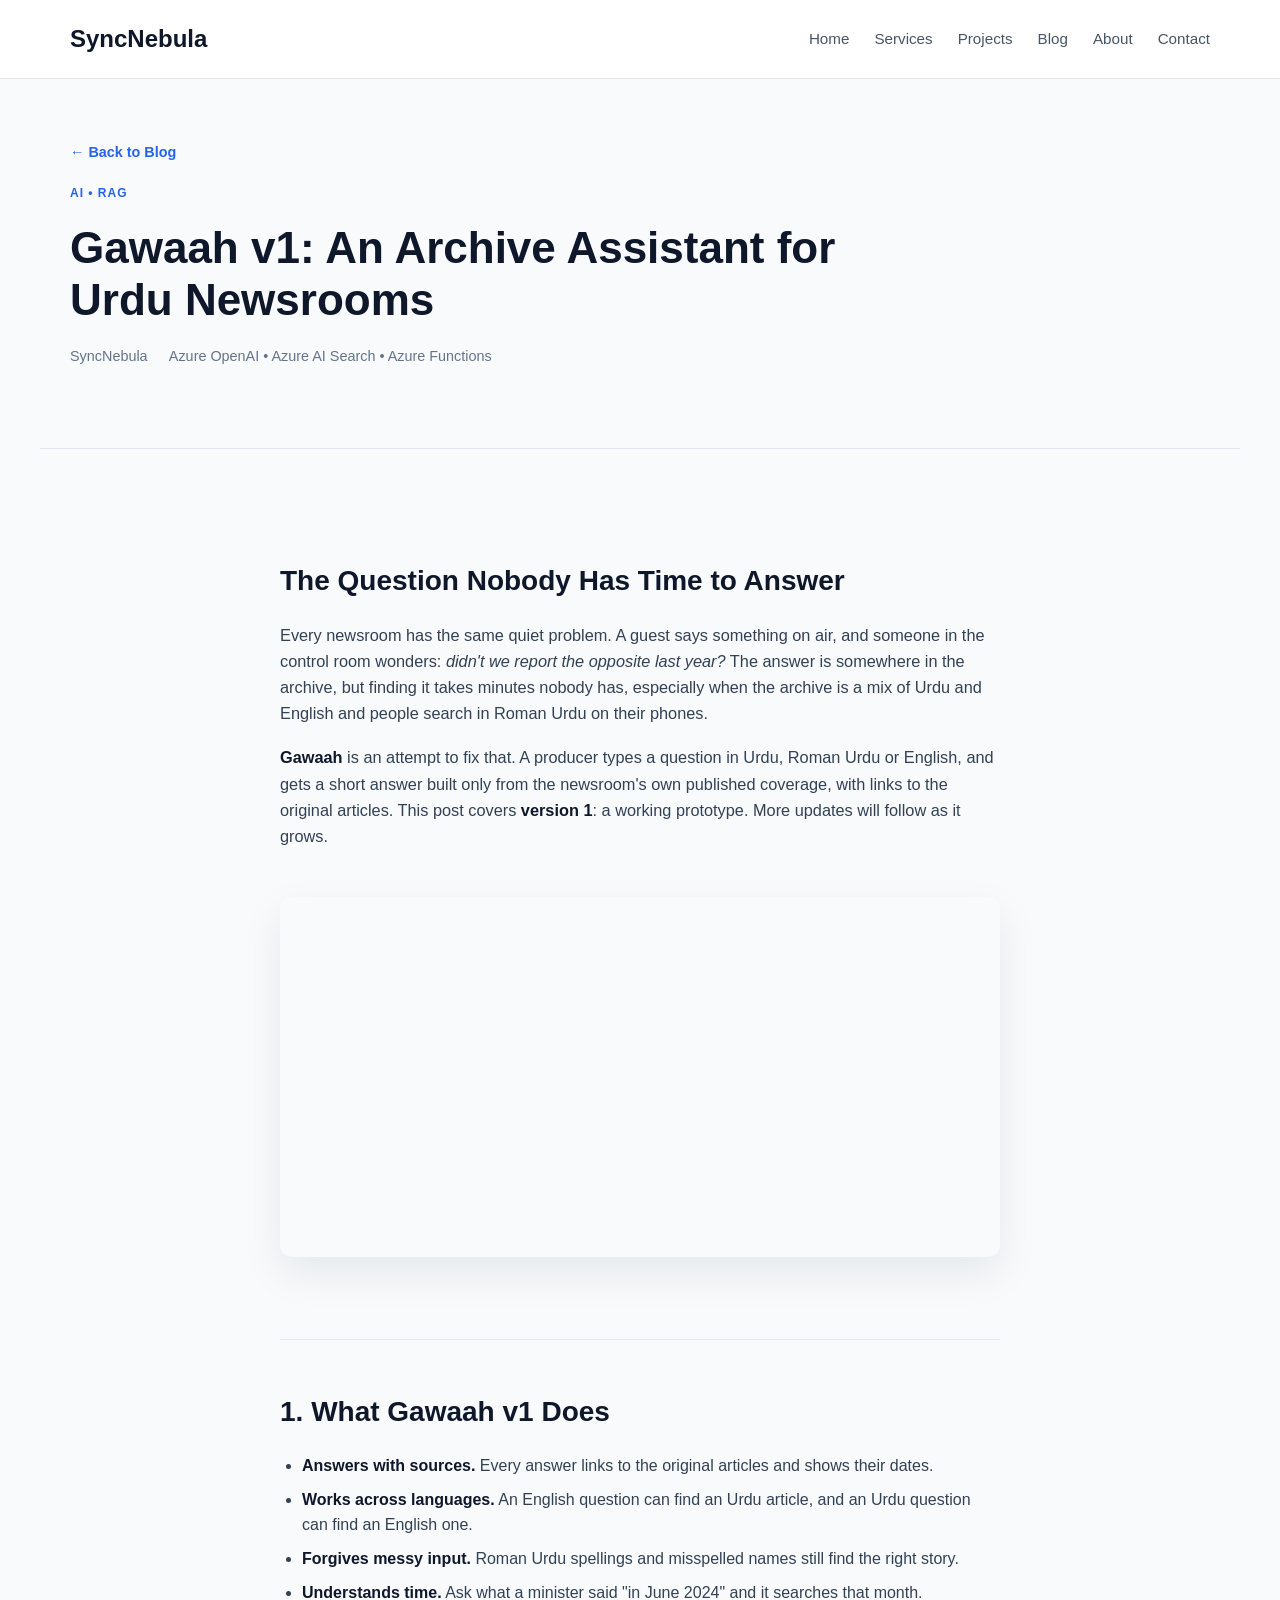
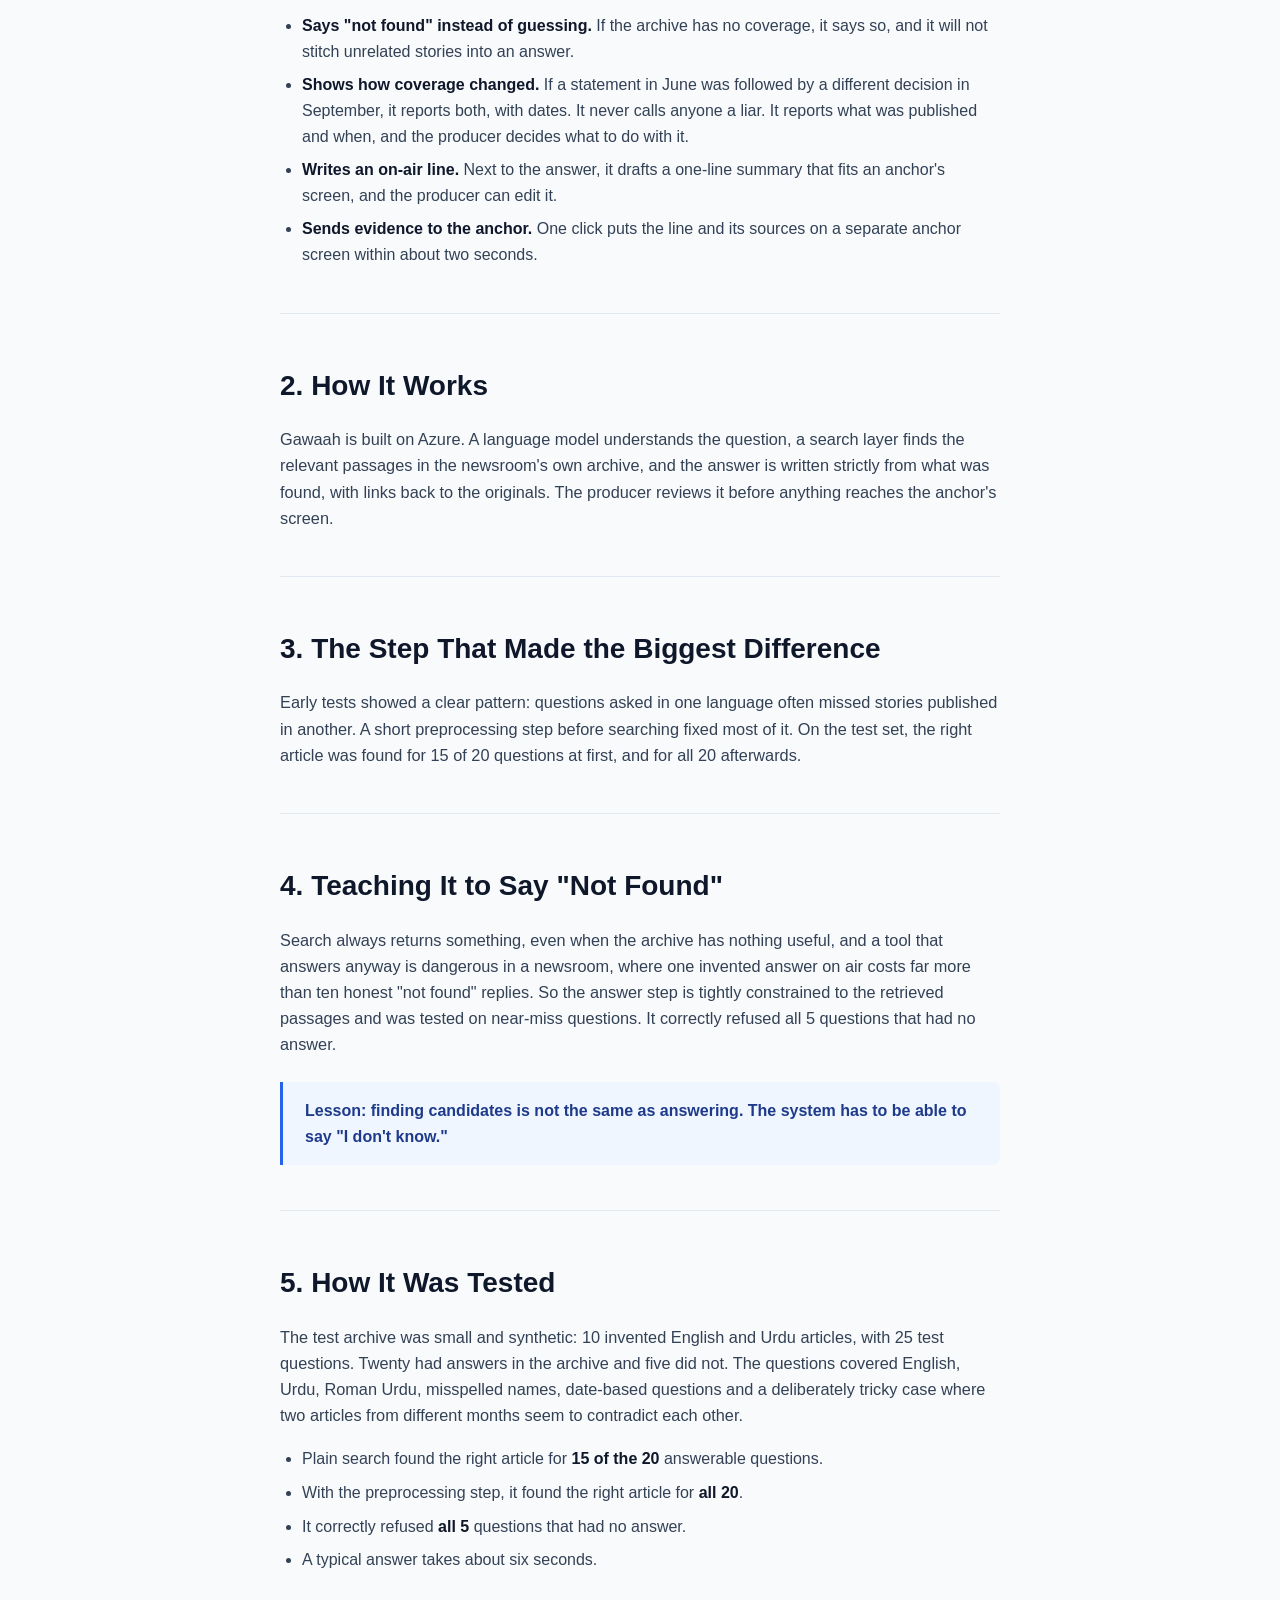
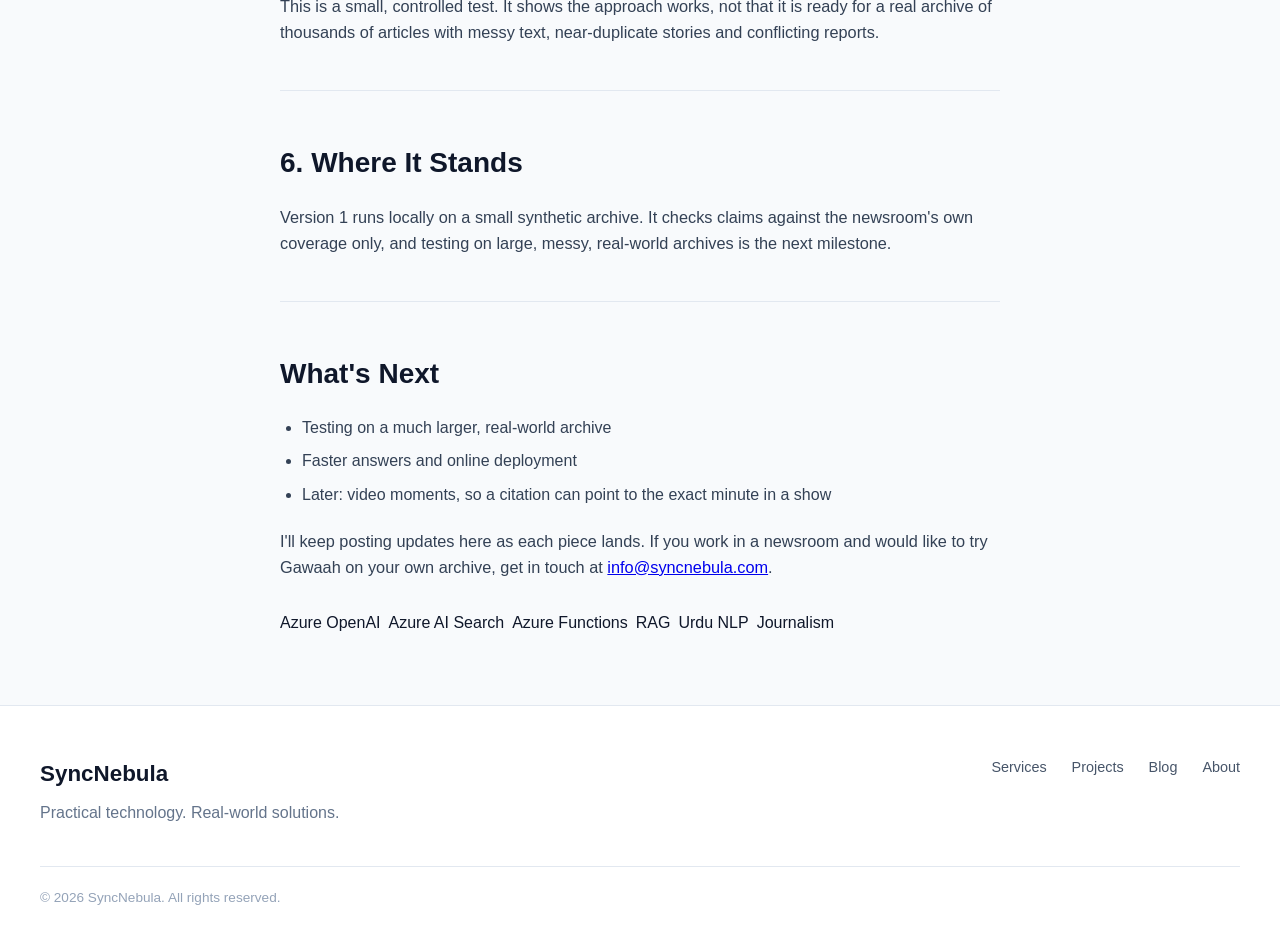
<file: blog/gawaah-v1.html>
<!DOCTYPE html>
<html lang="en">
<head>
    <meta charset="UTF-8">
    <meta name="viewport" content="width=device-width, initial-scale=1.0">

    <title>Gawaah v1: An Archive Assistant for Urdu Newsrooms | SyncNebula</title>

    <meta name="description"
          content="Gawaah is an AI archive assistant that answers a newsroom's questions in Urdu, Roman Urdu or English from its own published coverage, with sources. Version 1 prototype and first test results.">

    <link rel="stylesheet" href="../CSS/style.css">
</head>

<body>

    <!-- Navigation -->
    <header>
        <nav>
            <a href="../index.html#home" class="logo">SyncNebula</a>

            <div class="nav-links">
                <a href="../index.html#home">Home</a>
                <a href="../index.html#services">Services</a>
                <a href="../index.html#projects">Projects</a>
                <a href="../index.html#blog">Blog</a>
                <a href="../index.html#about">About</a>
                <a href="../index.html#contact">Contact</a>
            </div>
        </nav>
    </header>

    <main>

        <!-- Post Hero -->
        <section class="post-hero">

            <a href="../index.html#blog" class="post-back">← Back to Blog</a>

            <p class="blog-category">AI • RAG</p>

            <h1>Gawaah v1: An Archive Assistant for Urdu Newsrooms</h1>

            <p class="post-meta">
                <span>SyncNebula</span>
                <span>Azure OpenAI • Azure AI Search • Azure Functions</span>
            </p>

        </section>

        <!-- Post Body -->
        <article class="post-body">

            <h2>The Question Nobody Has Time to Answer</h2>

            <p>
                Every newsroom has the same quiet problem. A guest says something on
                air, and someone in the control room wonders: <em>didn't we report
                the opposite last year?</em> The answer is somewhere in the archive,
                but finding it takes minutes nobody has, especially when the archive
                is a mix of Urdu and English and people search in Roman Urdu on
                their phones.
            </p>

            <p>
                <strong>Gawaah</strong> is an attempt to fix that. A producer types a
                question in Urdu, Roman Urdu or English, and gets a short answer built
                only from the newsroom's own published coverage, with links to the
                original articles. This post covers <strong>version 1</strong>: a
                working prototype. More updates will follow as it grows.
            </p>

            <video autoplay loop muted playsinline
                   aria-label="Gawaah, the archive assistant bot"
                   style="width: 100%; border-radius: 12px; margin: 30px 0; box-shadow: 0 16px 42px rgba(15, 23, 42, 0.08);">
                <source src="videos/gawaah-bot.mp4" type="video/mp4">
            </video>

            <hr>

            <h2>1. What Gawaah v1 Does</h2>

            <ul>
                <li><strong>Answers with sources.</strong> Every answer links to the original articles and shows their dates.</li>
                <li><strong>Works across languages.</strong> An English question can find an Urdu article, and an Urdu question can find an English one.</li>
                <li><strong>Forgives messy input.</strong> Roman Urdu spellings and misspelled names still find the right story.</li>
                <li><strong>Understands time.</strong> Ask what a minister said "in June 2024" and it searches that month.</li>
                <li><strong>Says "not found" instead of guessing.</strong> If the archive has no coverage, it says so, and it will not stitch unrelated stories into an answer.</li>
                <li><strong>Shows how coverage changed.</strong> If a statement in June was followed by a different decision in September, it reports both, with dates. It never calls anyone a liar. It reports what was published and when, and the producer decides what to do with it.</li>
                <li><strong>Writes an on-air line.</strong> Next to the answer, it drafts a one-line summary that fits an anchor's screen, and the producer can edit it.</li>
                <li><strong>Sends evidence to the anchor.</strong> One click puts the line and its sources on a separate anchor screen within about two seconds.</li>
            </ul>

            <hr>

            <h2>2. How It Works</h2>

            <p>
                Gawaah is built on Azure. A language model understands the question,
                a search layer finds the relevant passages in the newsroom's own
                archive, and the answer is written strictly from what was found, with
                links back to the originals. The producer reviews it before anything
                reaches the anchor's screen.
            </p>

            <hr>

            <h2>3. The Step That Made the Biggest Difference</h2>

            <p>
                Early tests showed a clear pattern: questions asked in one language
                often missed stories published in another. A short preprocessing step
                before searching fixed most of it. On the test set, the right article
                was found for 15 of 20 questions at first, and for all 20 afterwards.
            </p>

            <hr>

            <h2>4. Teaching It to Say "Not Found"</h2>

            <p>
                Search always returns something, even when the archive has nothing
                useful, and a tool that answers anyway is dangerous in a newsroom,
                where one invented answer on air costs far more than ten honest "not
                found" replies. So the answer step is tightly constrained to the
                retrieved passages and was tested on near-miss questions. It
                correctly refused all 5 questions that had no answer.
            </p>

            <blockquote>
                Lesson: finding candidates is not the same as answering. The system
                has to be able to say "I don't know."
            </blockquote>

            <hr>

            <h2>5. How It Was Tested</h2>

            <p>
                The test archive was small and synthetic: 10 invented English and
                Urdu articles, with 25 test questions. Twenty had answers in the
                archive and five did not. The questions covered English, Urdu, Roman
                Urdu, misspelled names, date-based questions and a deliberately
                tricky case where two articles from different months seem to
                contradict each other.
            </p>

            <ul>
                <li>Plain search found the right article for <strong>15 of the 20</strong> answerable questions.</li>
                <li>With the preprocessing step, it found the right article for <strong>all 20</strong>.</li>
                <li>It correctly refused <strong>all 5</strong> questions that had no answer.</li>
                <li>A typical answer takes about six seconds.</li>
            </ul>

            <p>
                This is a small, controlled test. It shows the approach works, not
                that it is ready for a real archive of thousands of articles with
                messy text, near-duplicate stories and conflicting reports.
            </p>

            <hr>

            <h2>6. Where It Stands</h2>

            <p>
                Version 1 runs locally on a small synthetic archive. It checks claims
                against the newsroom's own coverage only, and testing on large, messy,
                real-world archives is the next milestone.
            </p>

            <hr>

            <h2>What's Next</h2>

            <ul>
                <li>Testing on a much larger, real-world archive</li>
                <li>Faster answers and online deployment</li>
                <li>Later: video moments, so a citation can point to the exact minute in a show</li>
            </ul>

            <p>
                I'll keep posting updates here as each piece lands. If you work in a
                newsroom and would like to try Gawaah on your own archive, get in
                touch at <a href="mailto:info@syncnebula.com">info@syncnebula.com</a>.
            </p>

            <div class="post-tags">
                <span>Azure OpenAI</span>
                <span>Azure AI Search</span>
                <span>Azure Functions</span>
                <span>RAG</span>
                <span>Urdu NLP</span>
                <span>Journalism</span>
            </div>

        </article>

    </main>

    <!-- Footer -->
    <footer>

        <div class="footer-content">

            <div>
                <a href="../index.html#home" class="footer-logo">SyncNebula</a>
                <p>Practical technology. Real-world solutions.</p>
            </div>

            <div class="footer-links">
                <a href="../index.html#services">Services</a>
                <a href="../index.html#projects">Projects</a>
                <a href="../index.html#blog">Blog</a>
                <a href="../index.html#about">About</a>
            </div>

        </div>

        <div class="footer-bottom">
            <p>© 2026 SyncNebula. All rights reserved.</p>
        </div>

    </footer>

</body>
</html>
</file>
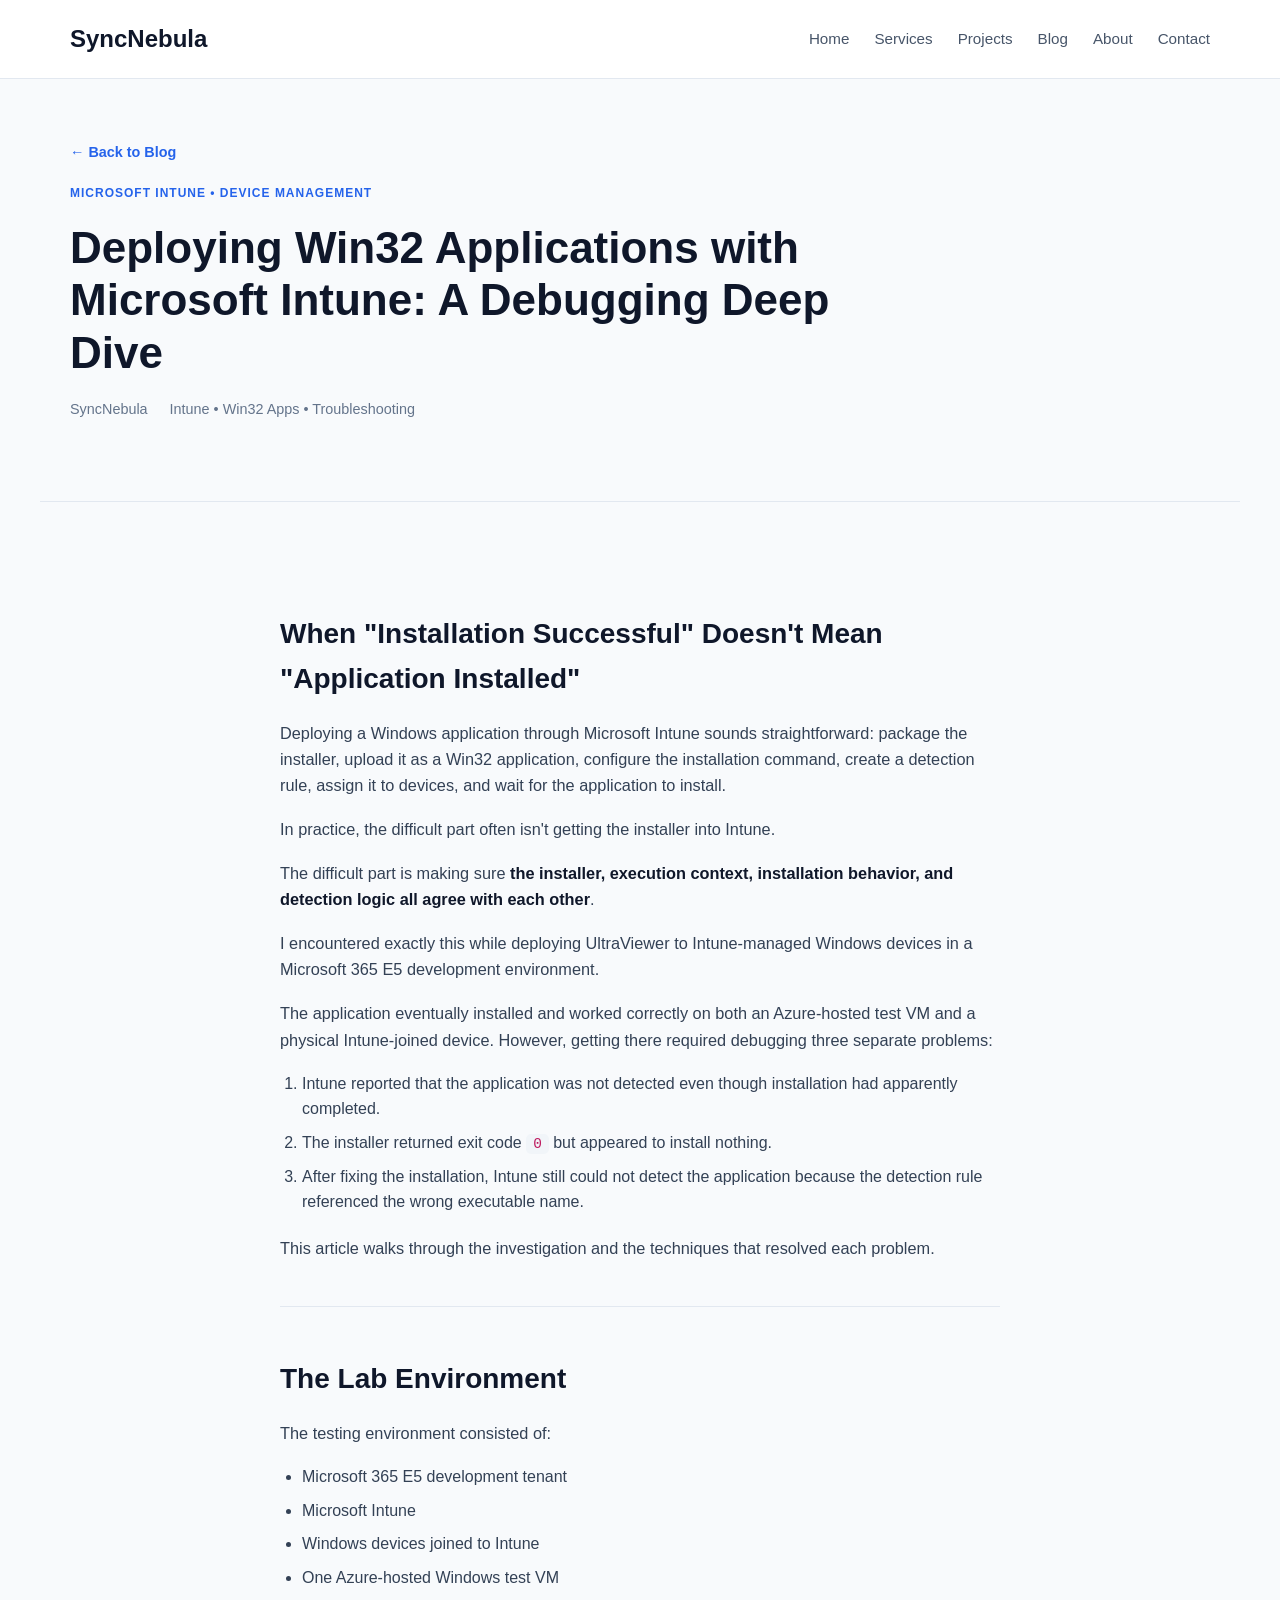
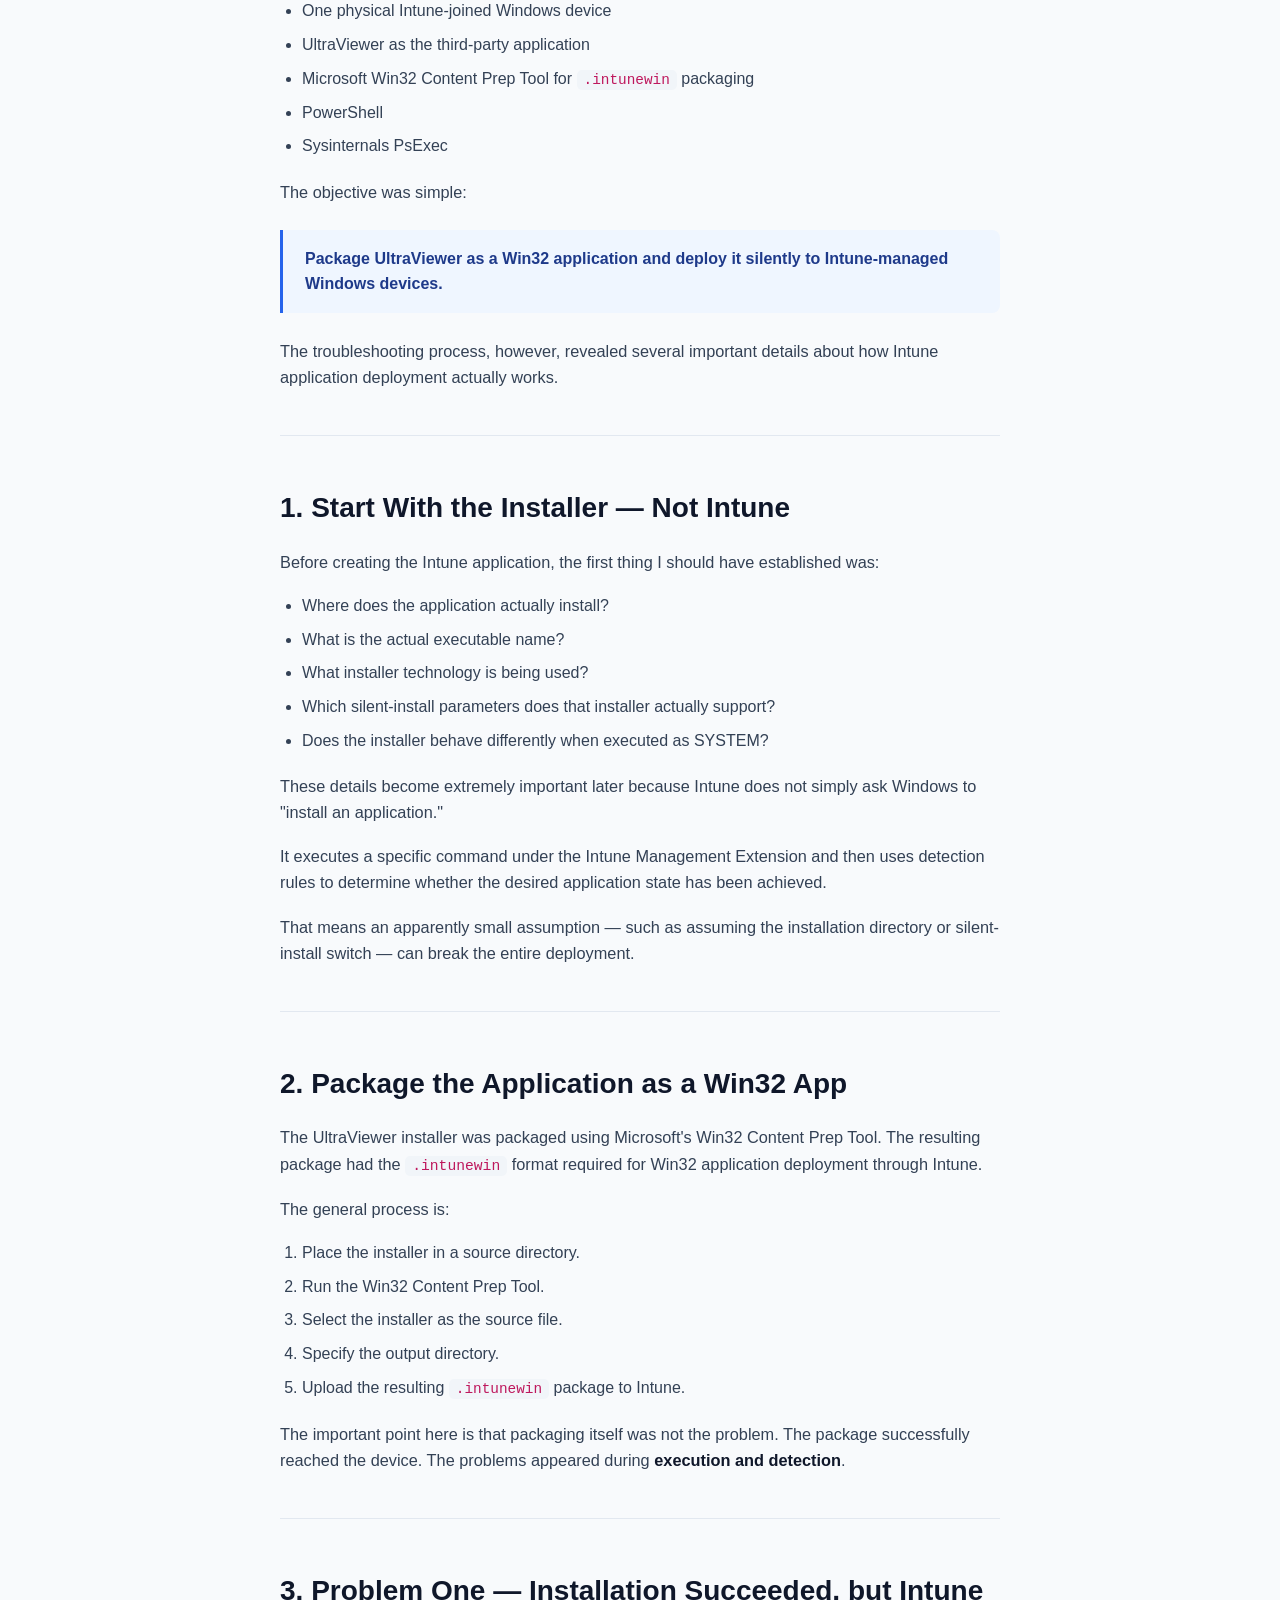
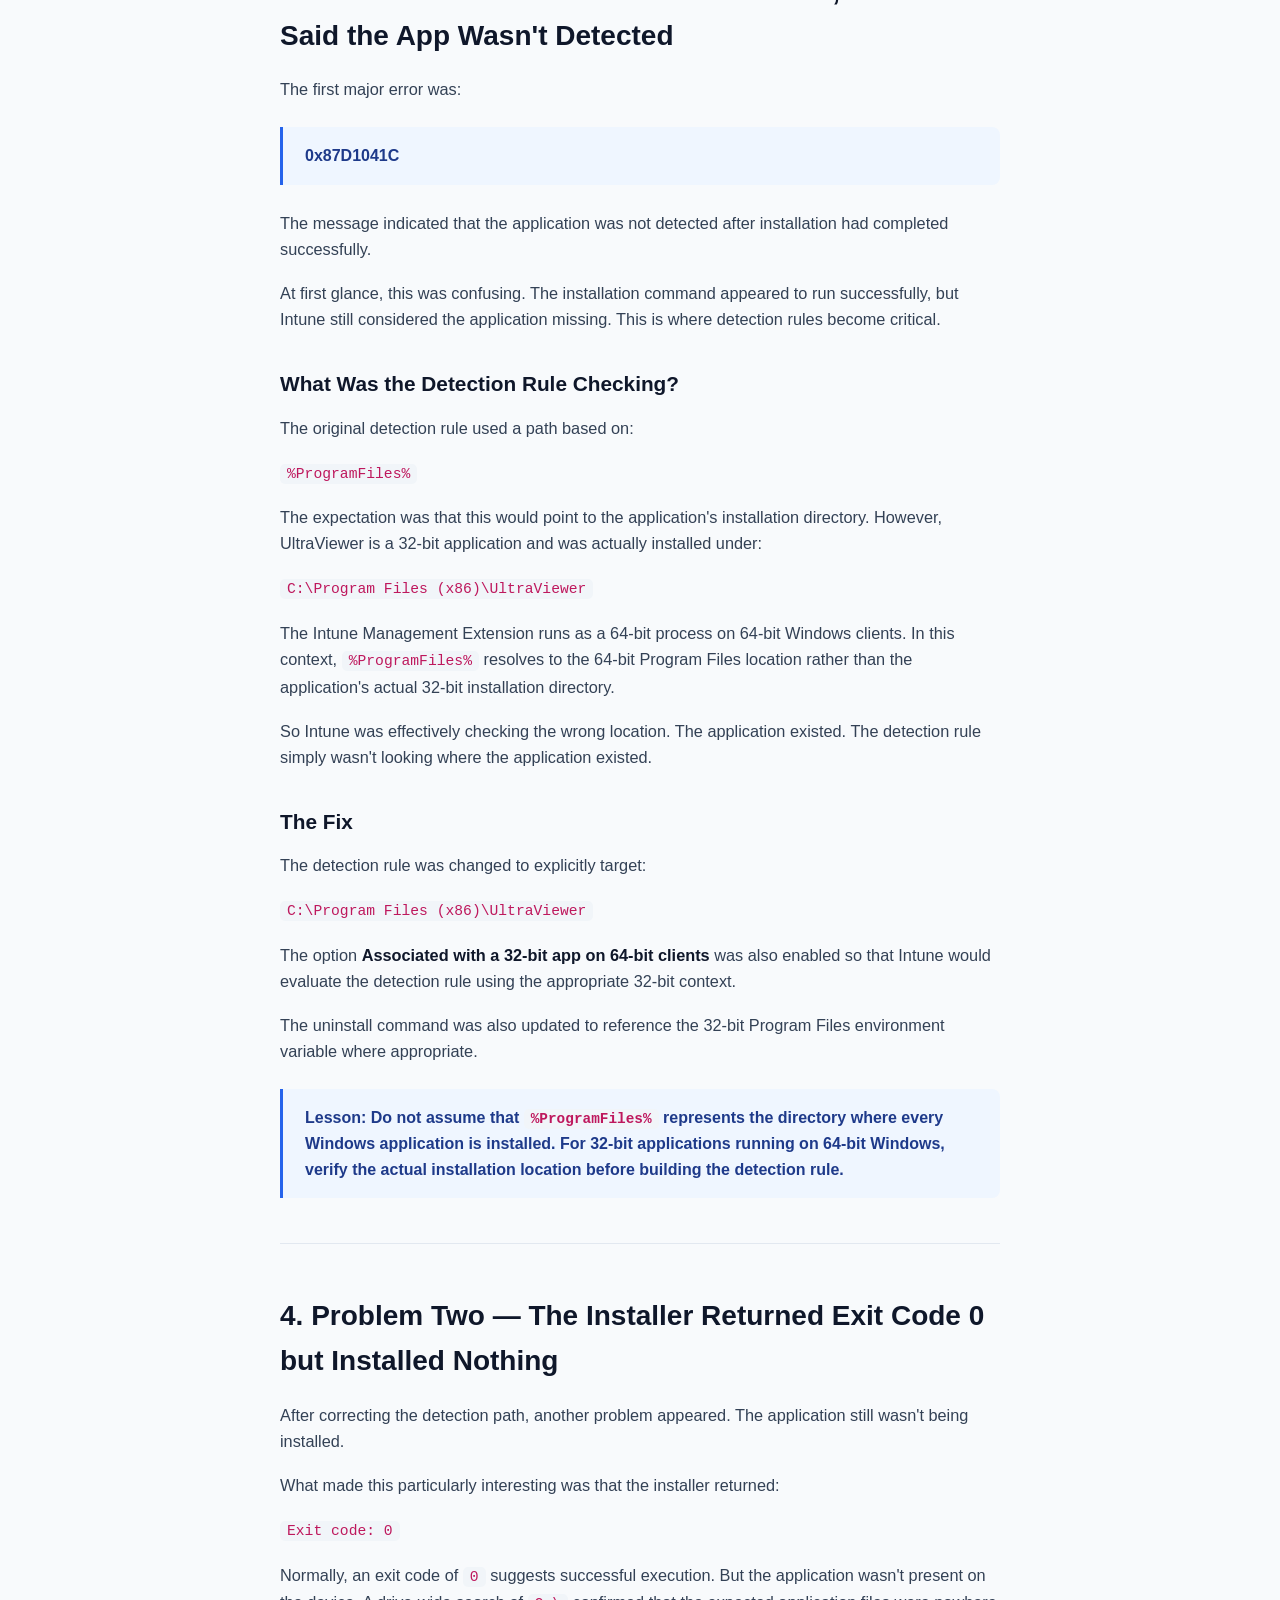
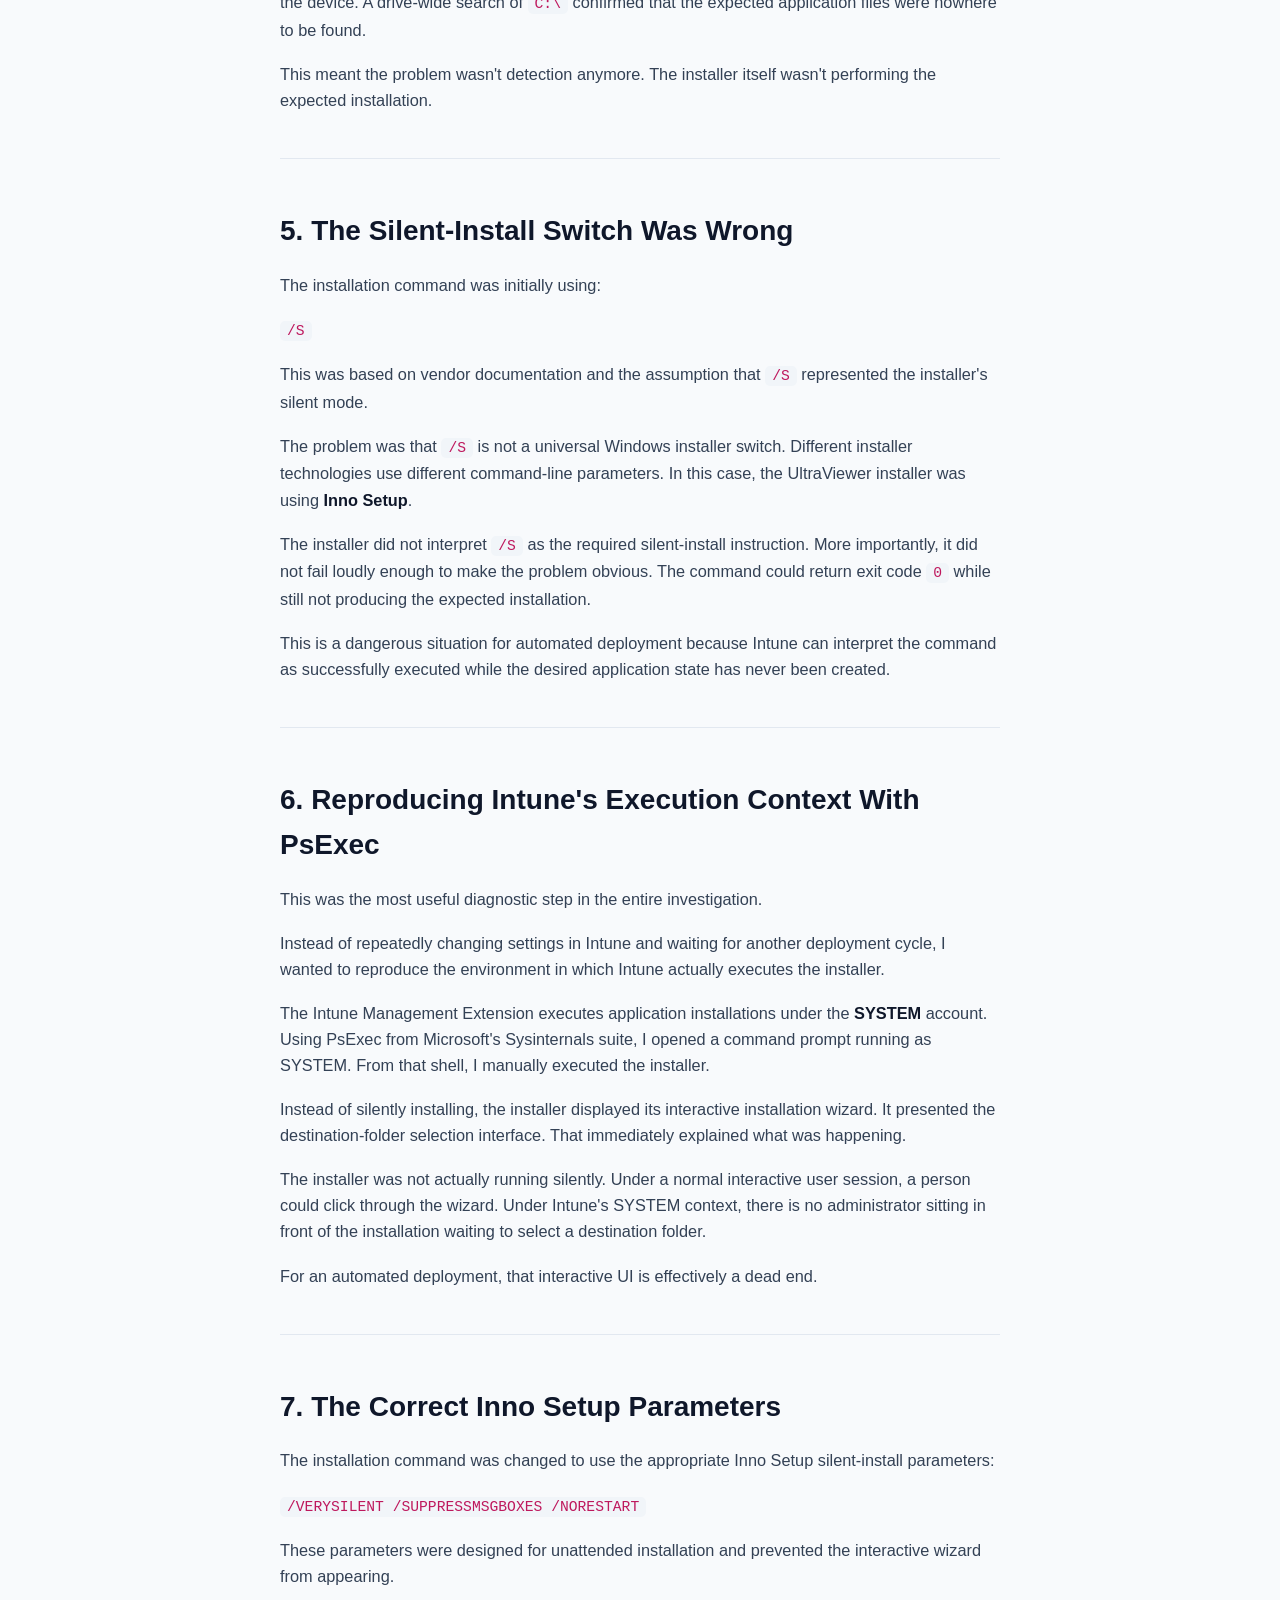
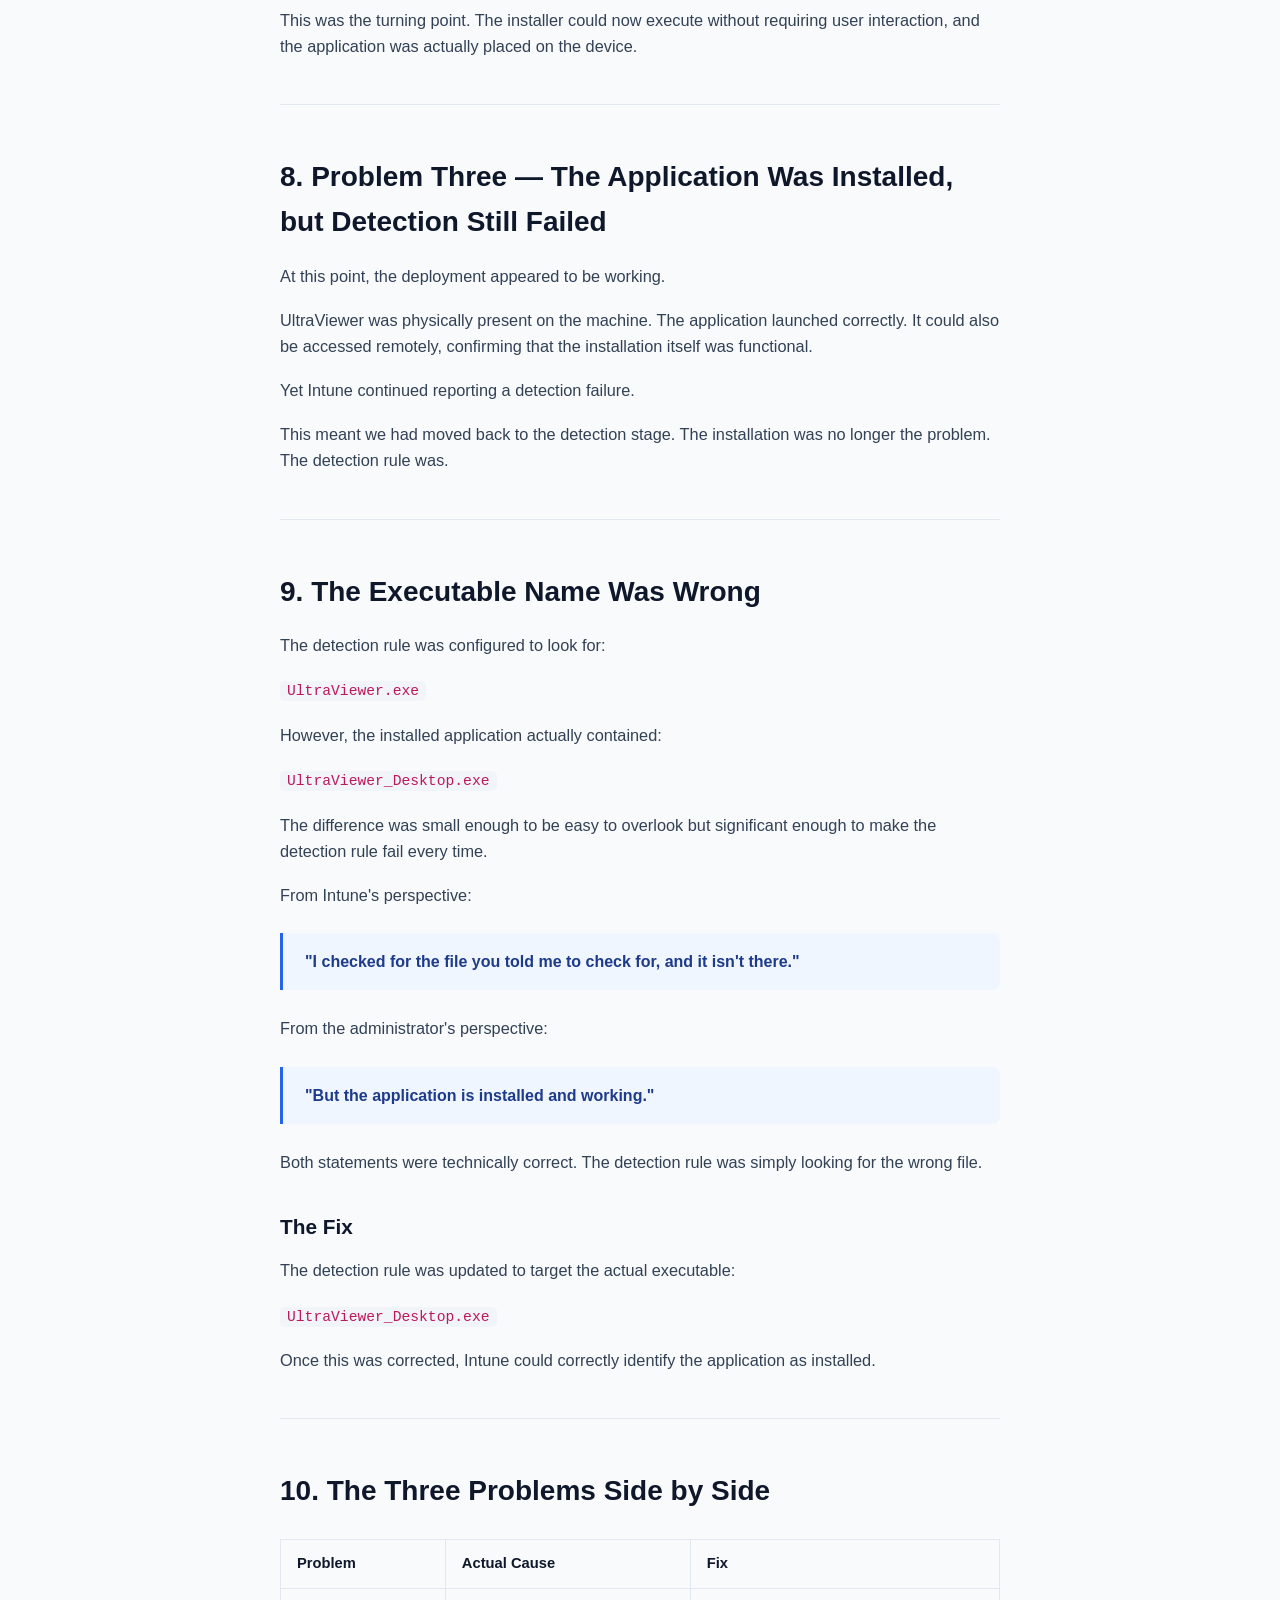
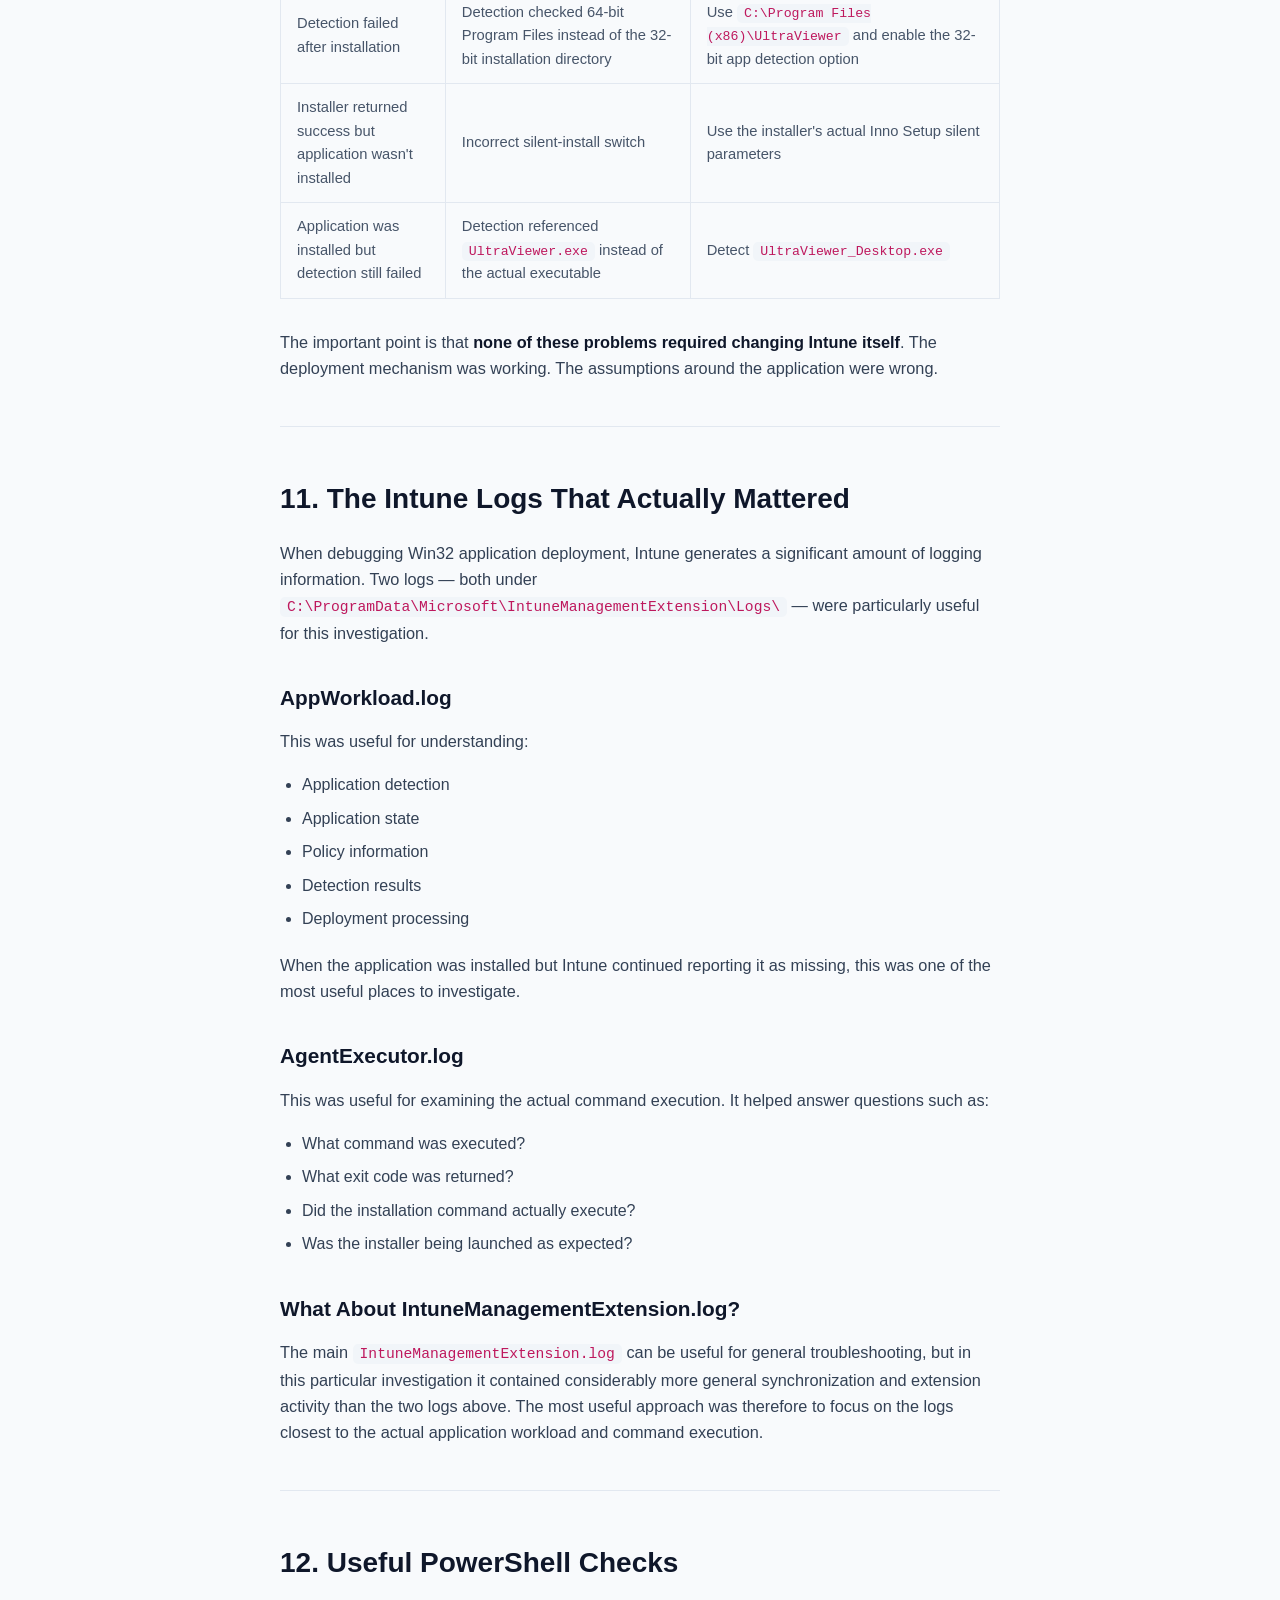
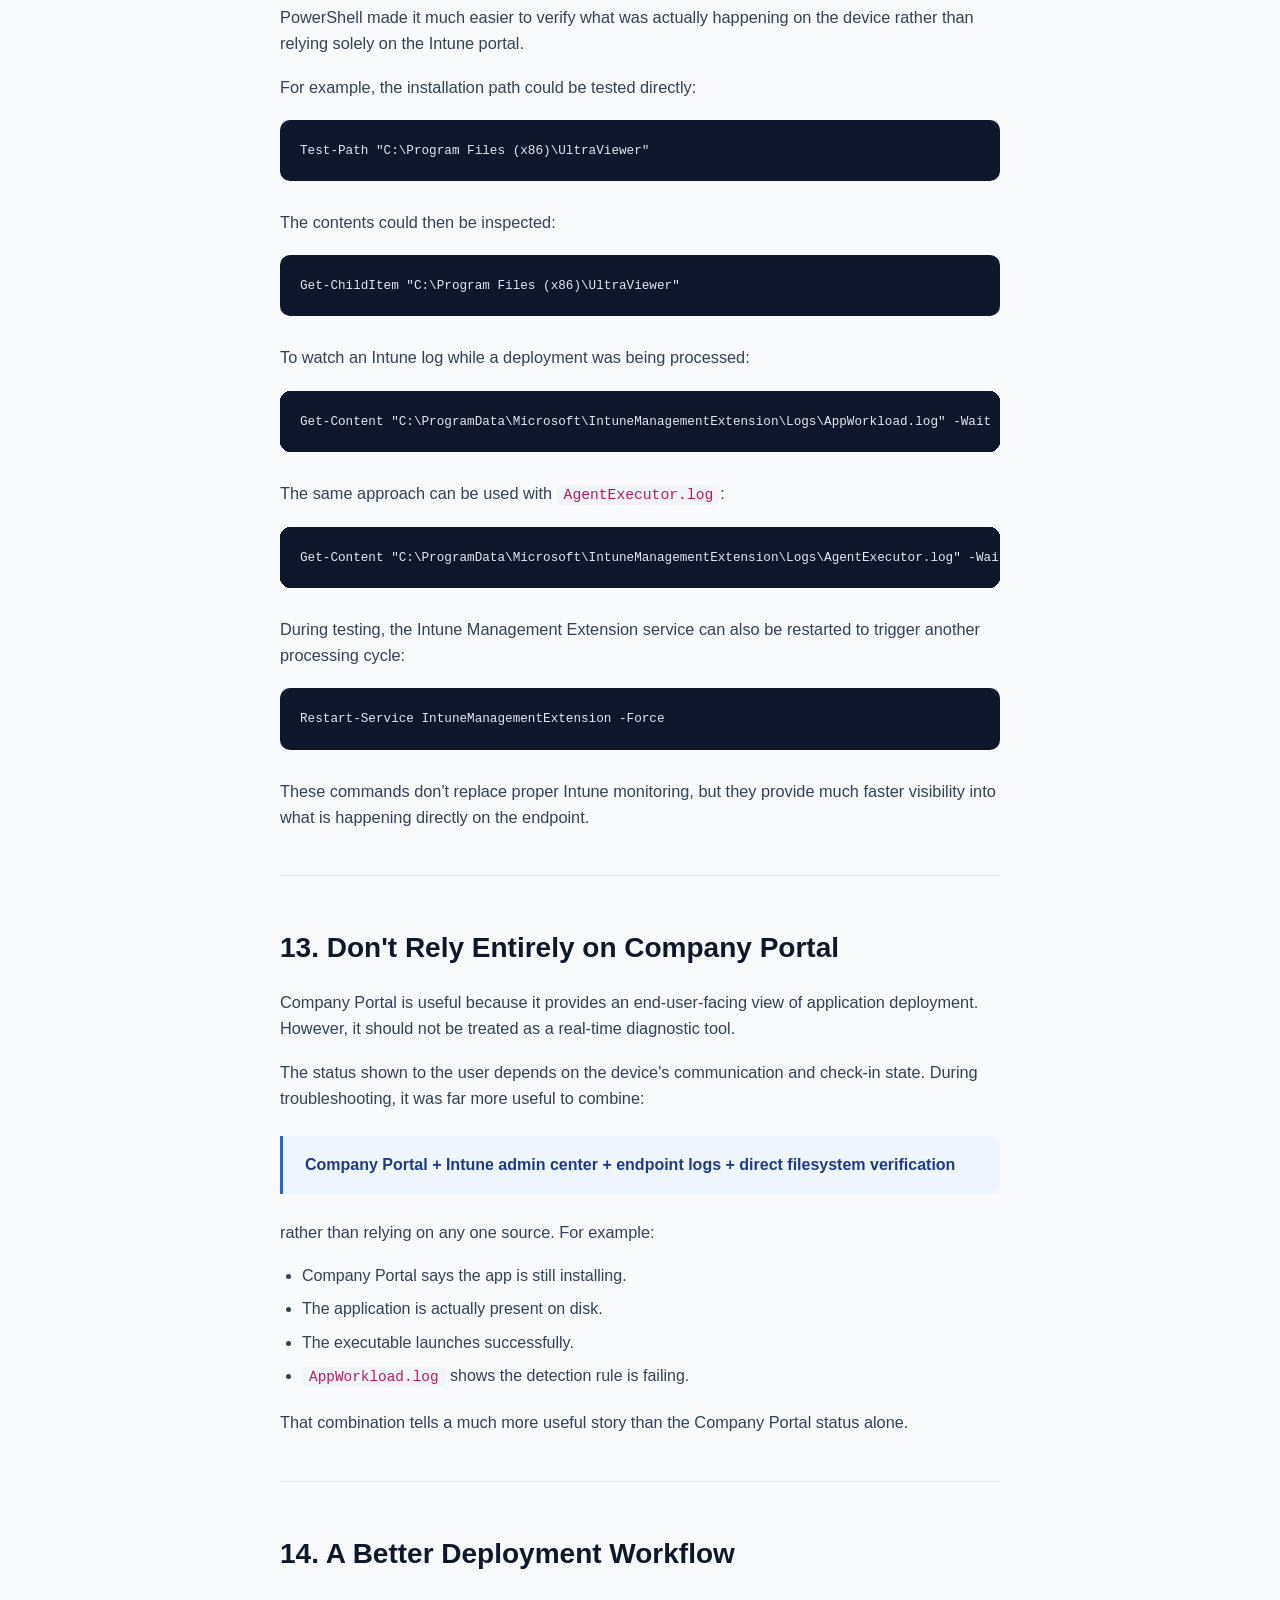
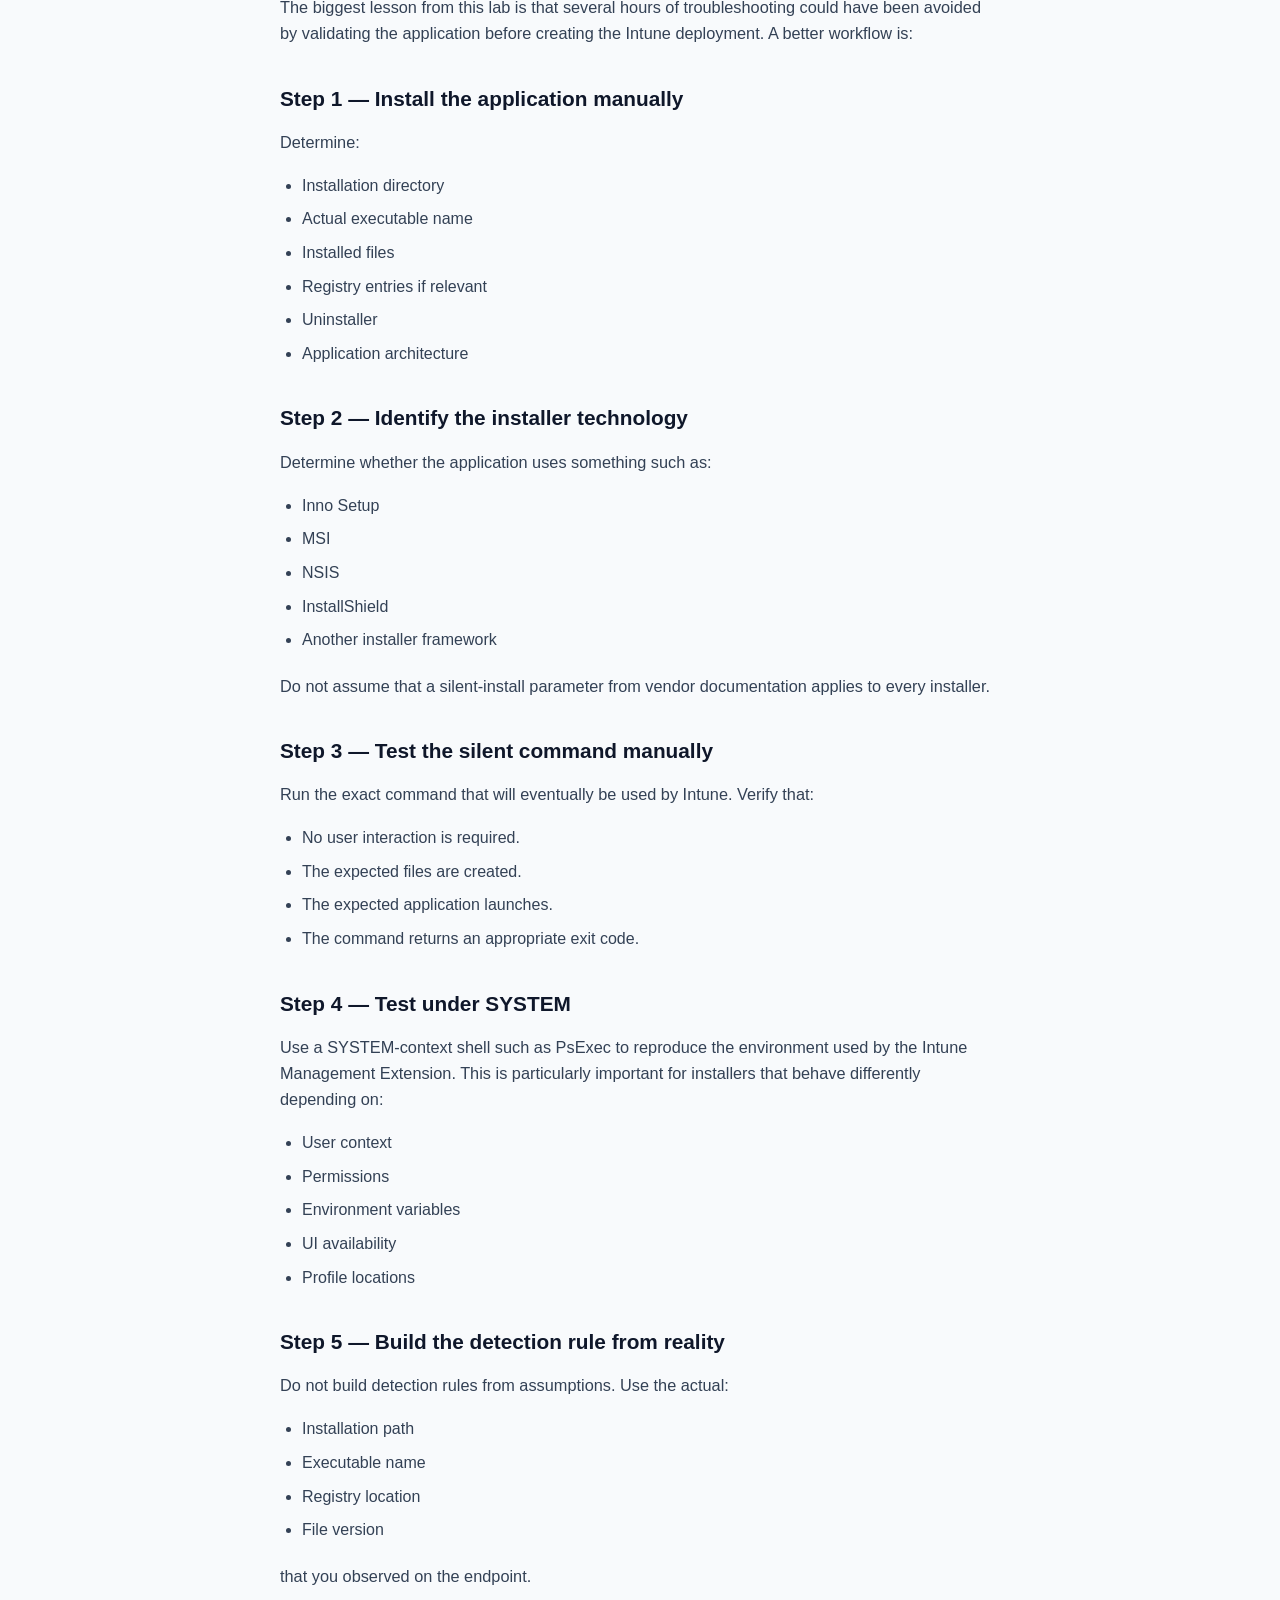
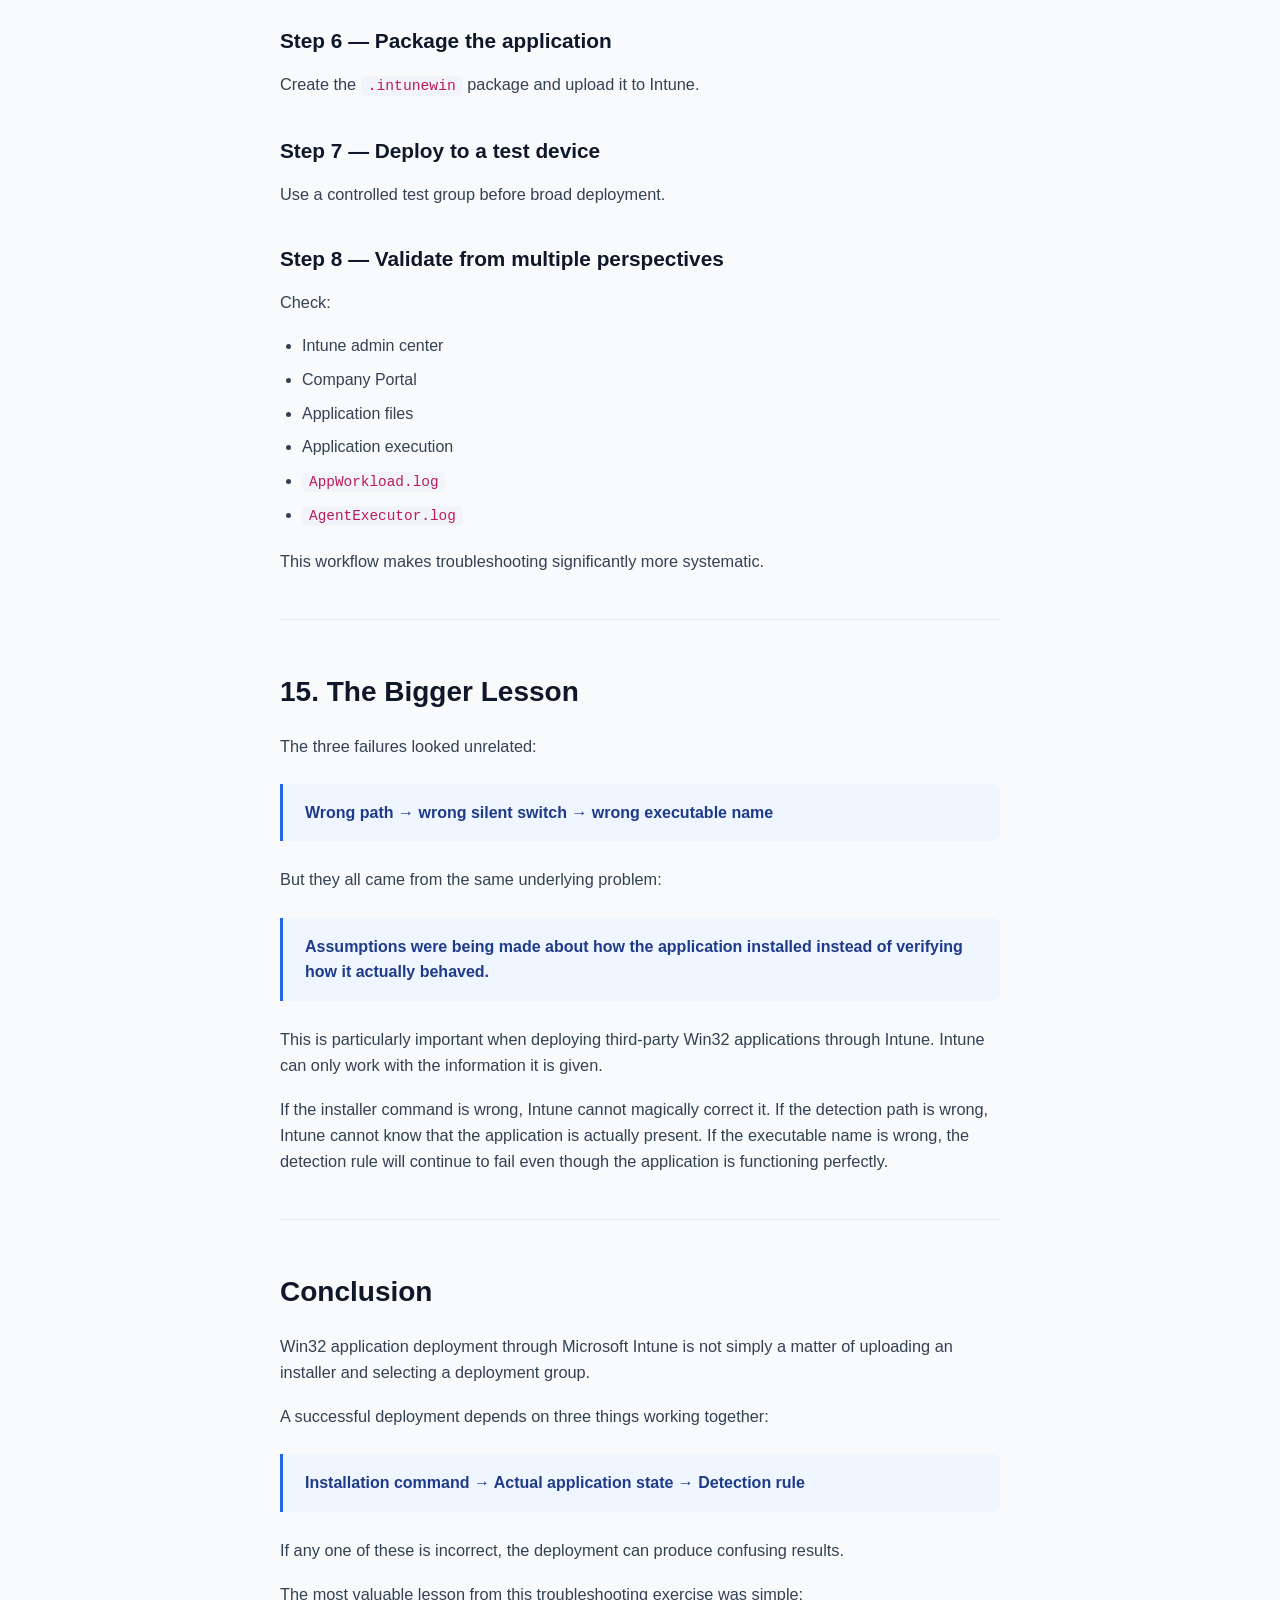
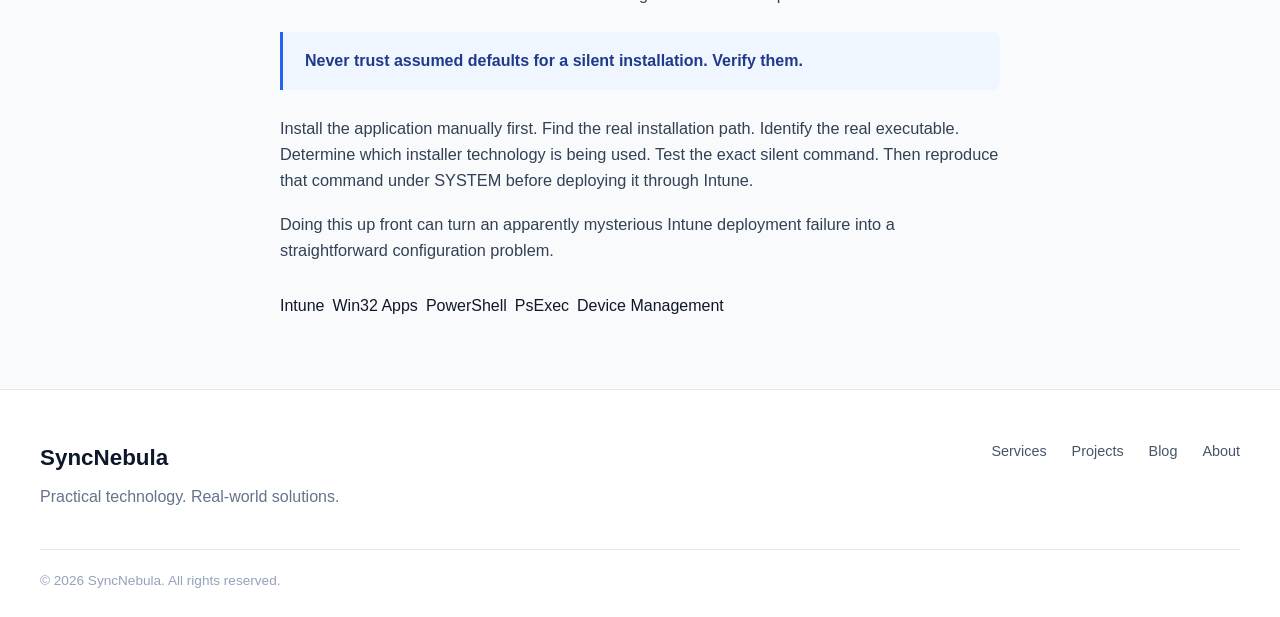
<file: blog/intune-win32-app-deployment.html>
<!DOCTYPE html>
<html lang="en">
<head>
    <meta charset="UTF-8">
    <meta name="viewport" content="width=device-width, initial-scale=1.0">

    <title>Deploying Win32 Applications with Microsoft Intune: A Debugging Deep Dive | SyncNebula</title>

    <meta name="description"
          content="A troubleshooting walkthrough of deploying UltraViewer as a Win32 app through Microsoft Intune — three separate failures, how they were diagnosed, and how they were fixed.">

    <link rel="stylesheet" href="../CSS/style.css">
</head>

<body>

    <!-- Navigation -->
    <header>
        <nav>
            <a href="../index.html#home" class="logo">SyncNebula</a>

            <div class="nav-links">
                <a href="../index.html#home">Home</a>
                <a href="../index.html#services">Services</a>
                <a href="../index.html#projects">Projects</a>
                <a href="../index.html#blog">Blog</a>
                <a href="../index.html#about">About</a>
                <a href="../index.html#contact">Contact</a>
            </div>
        </nav>
    </header>

    <main>

        <!-- Post Hero -->
        <section class="post-hero">

            <a href="../index.html#blog" class="post-back">← Back to Blog</a>

            <p class="blog-category">MICROSOFT INTUNE • DEVICE MANAGEMENT</p>

            <h1>Deploying Win32 Applications with Microsoft Intune: A Debugging Deep Dive</h1>

            <p class="post-meta">
                <span>SyncNebula</span>
                <span>Intune • Win32 Apps • Troubleshooting</span>
            </p>

        </section>

        <!-- Post Body -->
        <article class="post-body">

            <h2>When "Installation Successful" Doesn't Mean "Application Installed"</h2>

            <p>
                Deploying a Windows application through Microsoft Intune sounds straightforward:
                package the installer, upload it as a Win32 application, configure the
                installation command, create a detection rule, assign it to devices, and
                wait for the application to install.
            </p>

            <p>
                In practice, the difficult part often isn't getting the installer into Intune.
            </p>

            <p>
                The difficult part is making sure <strong>the installer, execution context,
                installation behavior, and detection logic all agree with each other</strong>.
            </p>

            <p>
                I encountered exactly this while deploying UltraViewer to Intune-managed
                Windows devices in a Microsoft 365 E5 development environment.
            </p>

            <p>
                The application eventually installed and worked correctly on both an
                Azure-hosted test VM and a physical Intune-joined device. However, getting
                there required debugging three separate problems:
            </p>

            <ol>
                <li>Intune reported that the application was not detected even though installation had apparently completed.</li>
                <li>The installer returned exit code <code>0</code> but appeared to install nothing.</li>
                <li>After fixing the installation, Intune still could not detect the application because the detection rule referenced the wrong executable name.</li>
            </ol>

            <p>
                This article walks through the investigation and the techniques that resolved
                each problem.
            </p>

            <hr>

            <h2>The Lab Environment</h2>

            <p>The testing environment consisted of:</p>

            <ul>
                <li>Microsoft 365 E5 development tenant</li>
                <li>Microsoft Intune</li>
                <li>Windows devices joined to Intune</li>
                <li>One Azure-hosted Windows test VM</li>
                <li>One physical Intune-joined Windows device</li>
                <li>UltraViewer as the third-party application</li>
                <li>Microsoft Win32 Content Prep Tool for <code>.intunewin</code> packaging</li>
                <li>PowerShell</li>
                <li>Sysinternals PsExec</li>
            </ul>

            <p>The objective was simple:</p>

            <blockquote>
                Package UltraViewer as a Win32 application and deploy it silently to
                Intune-managed Windows devices.
            </blockquote>

            <p>
                The troubleshooting process, however, revealed several important details
                about how Intune application deployment actually works.
            </p>

            <hr>

            <h2>1. Start With the Installer — Not Intune</h2>

            <p>
                Before creating the Intune application, the first thing I should have
                established was:
            </p>

            <ul>
                <li>Where does the application actually install?</li>
                <li>What is the actual executable name?</li>
                <li>What installer technology is being used?</li>
                <li>Which silent-install parameters does that installer actually support?</li>
                <li>Does the installer behave differently when executed as SYSTEM?</li>
            </ul>

            <p>
                These details become extremely important later because Intune does not
                simply ask Windows to "install an application."
            </p>

            <p>
                It executes a specific command under the Intune Management Extension and
                then uses detection rules to determine whether the desired application
                state has been achieved.
            </p>

            <p>
                That means an apparently small assumption — such as assuming the
                installation directory or silent-install switch — can break the entire
                deployment.
            </p>

            <hr>

            <h2>2. Package the Application as a Win32 App</h2>

            <p>
                The UltraViewer installer was packaged using Microsoft's Win32 Content
                Prep Tool. The resulting package had the <code>.intunewin</code> format
                required for Win32 application deployment through Intune.
            </p>

            <p>The general process is:</p>

            <ol>
                <li>Place the installer in a source directory.</li>
                <li>Run the Win32 Content Prep Tool.</li>
                <li>Select the installer as the source file.</li>
                <li>Specify the output directory.</li>
                <li>Upload the resulting <code>.intunewin</code> package to Intune.</li>
            </ol>

            <p>
                The important point here is that packaging itself was not the problem.
                The package successfully reached the device. The problems appeared during
                <strong>execution and detection</strong>.
            </p>

            <hr>

            <h2>3. Problem One — Installation Succeeded, but Intune Said the App Wasn't Detected</h2>

            <p>The first major error was:</p>

            <blockquote>0x87D1041C</blockquote>

            <p>
                The message indicated that the application was not detected after
                installation had completed successfully.
            </p>

            <p>
                At first glance, this was confusing. The installation command appeared to
                run successfully, but Intune still considered the application missing.
                This is where detection rules become critical.
            </p>

            <h3>What Was the Detection Rule Checking?</h3>

            <p>The original detection rule used a path based on:</p>

            <p><code>%ProgramFiles%</code></p>

            <p>
                The expectation was that this would point to the application's
                installation directory. However, UltraViewer is a 32-bit application and
                was actually installed under:
            </p>

            <p><code>C:\Program Files (x86)\UltraViewer</code></p>

            <p>
                The Intune Management Extension runs as a 64-bit process on 64-bit
                Windows clients. In this context, <code>%ProgramFiles%</code> resolves to
                the 64-bit Program Files location rather than the application's actual
                32-bit installation directory.
            </p>

            <p>
                So Intune was effectively checking the wrong location. The application
                existed. The detection rule simply wasn't looking where the application
                existed.
            </p>

            <h3>The Fix</h3>

            <p>The detection rule was changed to explicitly target:</p>

            <p><code>C:\Program Files (x86)\UltraViewer</code></p>

            <p>The option <strong>Associated with a 32-bit app on 64-bit clients</strong>
            was also enabled so that Intune would evaluate the detection rule using the
            appropriate 32-bit context.</p>

            <p>
                The uninstall command was also updated to reference the 32-bit Program
                Files environment variable where appropriate.
            </p>

            <blockquote>
                Lesson: Do not assume that <code>%ProgramFiles%</code> represents the
                directory where every Windows application is installed. For 32-bit
                applications running on 64-bit Windows, verify the actual installation
                location before building the detection rule.
            </blockquote>

            <hr>

            <h2>4. Problem Two — The Installer Returned Exit Code 0 but Installed Nothing</h2>

            <p>
                After correcting the detection path, another problem appeared. The
                application still wasn't being installed.
            </p>

            <p>What made this particularly interesting was that the installer returned:</p>

            <p><code>Exit code: 0</code></p>

            <p>
                Normally, an exit code of <code>0</code> suggests successful execution.
                But the application wasn't present on the device. A drive-wide search of
                <code>C:\</code> confirmed that the expected application files were
                nowhere to be found.
            </p>

            <p>
                This meant the problem wasn't detection anymore. The installer itself
                wasn't performing the expected installation.
            </p>

            <hr>

            <h2>5. The Silent-Install Switch Was Wrong</h2>

            <p>The installation command was initially using:</p>

            <p><code>/S</code></p>

            <p>
                This was based on vendor documentation and the assumption that
                <code>/S</code> represented the installer's silent mode.
            </p>

            <p>
                The problem was that <code>/S</code> is not a universal Windows installer
                switch. Different installer technologies use different command-line
                parameters. In this case, the UltraViewer installer was using
                <strong>Inno Setup</strong>.
            </p>

            <p>
                The installer did not interpret <code>/S</code> as the required
                silent-install instruction. More importantly, it did not fail loudly
                enough to make the problem obvious. The command could return exit code
                <code>0</code> while still not producing the expected installation.
            </p>

            <p>
                This is a dangerous situation for automated deployment because Intune can
                interpret the command as successfully executed while the desired
                application state has never been created.
            </p>

            <hr>

            <h2>6. Reproducing Intune's Execution Context With PsExec</h2>

            <p>This was the most useful diagnostic step in the entire investigation.</p>

            <p>
                Instead of repeatedly changing settings in Intune and waiting for another
                deployment cycle, I wanted to reproduce the environment in which Intune
                actually executes the installer.
            </p>

            <p>
                The Intune Management Extension executes application installations under
                the <strong>SYSTEM</strong> account. Using PsExec from Microsoft's
                Sysinternals suite, I opened a command prompt running as SYSTEM. From
                that shell, I manually executed the installer.
            </p>

            <p>
                Instead of silently installing, the installer displayed its interactive
                installation wizard. It presented the destination-folder selection
                interface. That immediately explained what was happening.
            </p>

            <p>
                The installer was not actually running silently. Under a normal
                interactive user session, a person could click through the wizard. Under
                Intune's SYSTEM context, there is no administrator sitting in front of
                the installation waiting to select a destination folder.
            </p>

            <p>
                For an automated deployment, that interactive UI is effectively a dead
                end.
            </p>

            <hr>

            <h2>7. The Correct Inno Setup Parameters</h2>

            <p>
                The installation command was changed to use the appropriate Inno Setup
                silent-install parameters:
            </p>

            <p><code>/VERYSILENT /SUPPRESSMSGBOXES /NORESTART</code></p>

            <p>
                These parameters were designed for unattended installation and prevented
                the interactive wizard from appearing.
            </p>

            <p>
                This was the turning point. The installer could now execute without
                requiring user interaction, and the application was actually placed on
                the device.
            </p>

            <hr>

            <h2>8. Problem Three — The Application Was Installed, but Detection Still Failed</h2>

            <p>At this point, the deployment appeared to be working.</p>

            <p>
                UltraViewer was physically present on the machine. The application
                launched correctly. It could also be accessed remotely, confirming that
                the installation itself was functional.
            </p>

            <p>Yet Intune continued reporting a detection failure.</p>

            <p>
                This meant we had moved back to the detection stage. The installation was
                no longer the problem. The detection rule was.
            </p>

            <hr>

            <h2>9. The Executable Name Was Wrong</h2>

            <p>The detection rule was configured to look for:</p>

            <p><code>UltraViewer.exe</code></p>

            <p>However, the installed application actually contained:</p>

            <p><code>UltraViewer_Desktop.exe</code></p>

            <p>
                The difference was small enough to be easy to overlook but significant
                enough to make the detection rule fail every time.
            </p>

            <p>From Intune's perspective:</p>

            <blockquote>"I checked for the file you told me to check for, and it isn't there."</blockquote>

            <p>From the administrator's perspective:</p>

            <blockquote>"But the application is installed and working."</blockquote>

            <p>
                Both statements were technically correct. The detection rule was simply
                looking for the wrong file.
            </p>

            <h3>The Fix</h3>

            <p>The detection rule was updated to target the actual executable:</p>

            <p><code>UltraViewer_Desktop.exe</code></p>

            <p>
                Once this was corrected, Intune could correctly identify the application
                as installed.
            </p>

            <hr>

            <h2>10. The Three Problems Side by Side</h2>

            <table>
                <thead>
                    <tr>
                        <th>Problem</th>
                        <th>Actual Cause</th>
                        <th>Fix</th>
                    </tr>
                </thead>
                <tbody>
                    <tr>
                        <td>Detection failed after installation</td>
                        <td>Detection checked 64-bit Program Files instead of the 32-bit installation directory</td>
                        <td>Use <code>C:\Program Files (x86)\UltraViewer</code> and enable the 32-bit app detection option</td>
                    </tr>
                    <tr>
                        <td>Installer returned success but application wasn't installed</td>
                        <td>Incorrect silent-install switch</td>
                        <td>Use the installer's actual Inno Setup silent parameters</td>
                    </tr>
                    <tr>
                        <td>Application was installed but detection still failed</td>
                        <td>Detection referenced <code>UltraViewer.exe</code> instead of the actual executable</td>
                        <td>Detect <code>UltraViewer_Desktop.exe</code></td>
                    </tr>
                </tbody>
            </table>

            <p>
                The important point is that <strong>none of these problems required
                changing Intune itself</strong>. The deployment mechanism was working.
                The assumptions around the application were wrong.
            </p>

            <hr>

            <h2>11. The Intune Logs That Actually Mattered</h2>

            <p>
                When debugging Win32 application deployment, Intune generates a
                significant amount of logging information. Two logs — both under
                <code>C:\ProgramData\Microsoft\IntuneManagementExtension\Logs\</code> —
                were particularly useful for this investigation.
            </p>

            <h3>AppWorkload.log</h3>

            <p>This was useful for understanding:</p>

            <ul>
                <li>Application detection</li>
                <li>Application state</li>
                <li>Policy information</li>
                <li>Detection results</li>
                <li>Deployment processing</li>
            </ul>

            <p>
                When the application was installed but Intune continued reporting it as
                missing, this was one of the most useful places to investigate.
            </p>

            <h3>AgentExecutor.log</h3>

            <p>This was useful for examining the actual command execution. It helped answer questions such as:</p>

            <ul>
                <li>What command was executed?</li>
                <li>What exit code was returned?</li>
                <li>Did the installation command actually execute?</li>
                <li>Was the installer being launched as expected?</li>
            </ul>

            <h3>What About IntuneManagementExtension.log?</h3>

            <p>
                The main <code>IntuneManagementExtension.log</code> can be useful for
                general troubleshooting, but in this particular investigation it
                contained considerably more general synchronization and extension
                activity than the two logs above. The most useful approach was therefore
                to focus on the logs closest to the actual application workload and
                command execution.
            </p>

            <hr>

            <h2>12. Useful PowerShell Checks</h2>

            <p>
                PowerShell made it much easier to verify what was actually happening on
                the device rather than relying solely on the Intune portal.
            </p>

            <p>For example, the installation path could be tested directly:</p>

            <pre><code>Test-Path "C:\Program Files (x86)\UltraViewer"</code></pre>

            <p>The contents could then be inspected:</p>

            <pre><code>Get-ChildItem "C:\Program Files (x86)\UltraViewer"</code></pre>

            <p>To watch an Intune log while a deployment was being processed:</p>

            <pre><code>Get-Content "C:\ProgramData\Microsoft\IntuneManagementExtension\Logs\AppWorkload.log" -Wait -Tail 50</code></pre>

            <p>The same approach can be used with <code>AgentExecutor.log</code>:</p>

            <pre><code>Get-Content "C:\ProgramData\Microsoft\IntuneManagementExtension\Logs\AgentExecutor.log" -Wait -Tail 50</code></pre>

            <p>
                During testing, the Intune Management Extension service can also be
                restarted to trigger another processing cycle:
            </p>

            <pre><code>Restart-Service IntuneManagementExtension -Force</code></pre>

            <p>
                These commands don't replace proper Intune monitoring, but they provide
                much faster visibility into what is happening directly on the endpoint.
            </p>

            <hr>

            <h2>13. Don't Rely Entirely on Company Portal</h2>

            <p>
                Company Portal is useful because it provides an end-user-facing view of
                application deployment. However, it should not be treated as a real-time
                diagnostic tool.
            </p>

            <p>
                The status shown to the user depends on the device's communication and
                check-in state. During troubleshooting, it was far more useful to
                combine:
            </p>

            <blockquote>
                Company Portal + Intune admin center + endpoint logs + direct filesystem
                verification
            </blockquote>

            <p>rather than relying on any one source. For example:</p>

            <ul>
                <li>Company Portal says the app is still installing.</li>
                <li>The application is actually present on disk.</li>
                <li>The executable launches successfully.</li>
                <li><code>AppWorkload.log</code> shows the detection rule is failing.</li>
            </ul>

            <p>
                That combination tells a much more useful story than the Company Portal
                status alone.
            </p>

            <hr>

            <h2>14. A Better Deployment Workflow</h2>

            <p>
                The biggest lesson from this lab is that several hours of troubleshooting
                could have been avoided by validating the application before creating
                the Intune deployment. A better workflow is:
            </p>

            <h3>Step 1 — Install the application manually</h3>

            <p>Determine:</p>

            <ul>
                <li>Installation directory</li>
                <li>Actual executable name</li>
                <li>Installed files</li>
                <li>Registry entries if relevant</li>
                <li>Uninstaller</li>
                <li>Application architecture</li>
            </ul>

            <h3>Step 2 — Identify the installer technology</h3>

            <p>Determine whether the application uses something such as:</p>

            <ul>
                <li>Inno Setup</li>
                <li>MSI</li>
                <li>NSIS</li>
                <li>InstallShield</li>
                <li>Another installer framework</li>
            </ul>

            <p>Do not assume that a silent-install parameter from vendor documentation applies to every installer.</p>

            <h3>Step 3 — Test the silent command manually</h3>

            <p>Run the exact command that will eventually be used by Intune. Verify that:</p>

            <ul>
                <li>No user interaction is required.</li>
                <li>The expected files are created.</li>
                <li>The expected application launches.</li>
                <li>The command returns an appropriate exit code.</li>
            </ul>

            <h3>Step 4 — Test under SYSTEM</h3>

            <p>
                Use a SYSTEM-context shell such as PsExec to reproduce the environment
                used by the Intune Management Extension. This is particularly important
                for installers that behave differently depending on:
            </p>

            <ul>
                <li>User context</li>
                <li>Permissions</li>
                <li>Environment variables</li>
                <li>UI availability</li>
                <li>Profile locations</li>
            </ul>

            <h3>Step 5 — Build the detection rule from reality</h3>

            <p>Do not build detection rules from assumptions. Use the actual:</p>

            <ul>
                <li>Installation path</li>
                <li>Executable name</li>
                <li>Registry location</li>
                <li>File version</li>
            </ul>

            <p>that you observed on the endpoint.</p>

            <h3>Step 6 — Package the application</h3>

            <p>Create the <code>.intunewin</code> package and upload it to Intune.</p>

            <h3>Step 7 — Deploy to a test device</h3>

            <p>Use a controlled test group before broad deployment.</p>

            <h3>Step 8 — Validate from multiple perspectives</h3>

            <p>Check:</p>

            <ul>
                <li>Intune admin center</li>
                <li>Company Portal</li>
                <li>Application files</li>
                <li>Application execution</li>
                <li><code>AppWorkload.log</code></li>
                <li><code>AgentExecutor.log</code></li>
            </ul>

            <p>This workflow makes troubleshooting significantly more systematic.</p>

            <hr>

            <h2>15. The Bigger Lesson</h2>

            <p>The three failures looked unrelated:</p>

            <blockquote>Wrong path → wrong silent switch → wrong executable name</blockquote>

            <p>But they all came from the same underlying problem:</p>

            <blockquote>
                Assumptions were being made about how the application installed instead
                of verifying how it actually behaved.
            </blockquote>

            <p>
                This is particularly important when deploying third-party Win32
                applications through Intune. Intune can only work with the information
                it is given.
            </p>

            <p>
                If the installer command is wrong, Intune cannot magically correct it.
                If the detection path is wrong, Intune cannot know that the application
                is actually present. If the executable name is wrong, the detection rule
                will continue to fail even though the application is functioning
                perfectly.
            </p>

            <hr>

            <h2>Conclusion</h2>

            <p>
                Win32 application deployment through Microsoft Intune is not simply a
                matter of uploading an installer and selecting a deployment group.
            </p>

            <p>A successful deployment depends on three things working together:</p>

            <blockquote>Installation command → Actual application state → Detection rule</blockquote>

            <p>
                If any one of these is incorrect, the deployment can produce confusing
                results.
            </p>

            <p>The most valuable lesson from this troubleshooting exercise was simple:</p>

            <blockquote>Never trust assumed defaults for a silent installation. Verify them.</blockquote>

            <p>
                Install the application manually first. Find the real installation path.
                Identify the real executable. Determine which installer technology is
                being used. Test the exact silent command. Then reproduce that command
                under SYSTEM before deploying it through Intune.
            </p>

            <p>
                Doing this up front can turn an apparently mysterious Intune deployment
                failure into a straightforward configuration problem.
            </p>

            <div class="post-tags">
                <span>Intune</span>
                <span>Win32 Apps</span>
                <span>PowerShell</span>
                <span>PsExec</span>
                <span>Device Management</span>
            </div>

        </article>

    </main>

    <!-- Footer -->
    <footer>

        <div class="footer-content">

            <div>
                <a href="../index.html#home" class="footer-logo">SyncNebula</a>
                <p>Practical technology. Real-world solutions.</p>
            </div>

            <div class="footer-links">
                <a href="../index.html#services">Services</a>
                <a href="../index.html#projects">Projects</a>
                <a href="../index.html#blog">Blog</a>
                <a href="../index.html#about">About</a>
            </div>

        </div>

        <div class="footer-bottom">
            <p>© 2026 SyncNebula. All rights reserved.</p>
        </div>

    </footer>

</body>
</html>
</file>
<file: CSS/style.css>
/* =========================
   SyncNebula - Light Theme
   ========================= */

* {
    margin: 0;
    padding: 0;
    box-sizing: border-box;
}

html {
    scroll-behavior: smooth;
}

body {
    font-family: Arial, Helvetica, sans-serif;
    background: #f8fafc;
    color: #0f172a;
    line-height: 1.6;
}

/* Navigation */

header {
    position: sticky;
    top: 0;
    z-index: 1000;
    background: rgba(255, 255, 255, 0.95);
    border-bottom: 1px solid #e2e8f0;
}

nav {
    max-width: 1200px;
    margin: auto;
    padding: 20px 30px;
    display: flex;
    justify-content: space-between;
    align-items: center;
}

.logo {
    color: #0f172a;
    text-decoration: none;
    font-size: 1.5rem;
    font-weight: 700;
}

.nav-links {
    display: flex;
    gap: 25px;
}

.nav-links a {
    color: #475569;
    text-decoration: none;
    font-size: 0.95rem;
    transition: color 0.2s ease;
}

.nav-links a:hover {
    color: #2563eb;
}

/* General sections */

section {
    max-width: 1200px;
    margin: auto;
    padding: 100px 30px;
}

section h2 {
    font-size: 2.5rem;
    margin-bottom: 15px;
    color: #0f172a;
}

section > p {
    color: #64748b;
    max-width: 700px;
    margin-bottom: 40px;
}

/* Hero */

.hero {
    min-height: 85vh;
    display: flex;
    flex-direction: column;
    justify-content: center;
    align-items: flex-start;
}

.eyebrow {
    color: #2563eb;
    font-size: 0.85rem;
    font-weight: 700;
    letter-spacing: 2px;
    margin-bottom: 20px;
}

.hero h1 {
    font-size: 4rem;
    line-height: 1.1;
    margin-bottom: 25px;
    color: #0f172a;
}

.hero-text {
    color: #475569;
    font-size: 1.2rem;
    max-width: 650px;
    margin-bottom: 35px;
}

.hero-buttons {
    display: flex;
    gap: 15px;
}

.hero-buttons a {
    padding: 13px 24px;
    border-radius: 8px;
    text-decoration: none;
    font-weight: 700;
    background: #2563eb;
    color: white;
    transition: background 0.2s ease;
}

.hero-buttons a:hover {
    background: #1d4ed8;
}

/* Cards */

.services-grid,
.projects-grid {
    display: grid;
    grid-template-columns: repeat(2, 1fr);
    gap: 20px;
}

.services-grid article,
.projects-grid article {
    background: #ffffff;
    border: 1px solid #e2e8f0;
    border-radius: 12px;
    padding: 30px;
    transition: transform 0.2s ease, box-shadow 0.2s ease;
}

.services-grid article:hover,
.projects-grid article:hover {
    transform: translateY(-4px);
    box-shadow: 0 10px 25px rgba(15, 23, 42, 0.08);
}

.services-grid h3,
.projects-grid h3 {
    margin-bottom: 10px;
    color: #0f172a;
}

.services-grid p,
.projects-grid p {
    color: #64748b;
}

/* Blog */

#blog article {
    background: #ffffff;
    border: 1px solid #e2e8f0;
    border-radius: 12px;
    padding: 30px;
    max-width: 700px;
}

#blog article h3 {
    margin-bottom: 10px;
    color: #0f172a;
}

#blog article p {
    color: #64748b;
}

/* Contact */

#contact a {
    display: inline-block;
    margin-right: 15px;
    color: #2563eb;
    text-decoration: none;
    font-weight: 700;
}

#contact a:hover {
    text-decoration: underline;
}

/* Footer */

footer {
    border-top: 1px solid #e2e8f0;
    background: #ffffff;
    padding: 50px 30px 25px;
}

.footer-content {
    max-width: 1200px;
    margin: auto;
    display: flex;
    justify-content: space-between;
    align-items: flex-start;
    gap: 40px;
}

.footer-logo {
    color: #0f172a;
    text-decoration: none;
    font-size: 1.4rem;
    font-weight: 700;
}

.footer-content p {
    color: #64748b;
    margin-top: 8px;
}

.footer-links {
    display: flex;
    gap: 25px;
}

.footer-links a {
    color: #475569;
    text-decoration: none;
    font-size: 0.9rem;
}

.footer-links a:hover {
    color: #2563eb;
}

.footer-bottom {
    max-width: 1200px;
    margin: 40px auto 0;
    padding-top: 20px;
    border-top: 1px solid #e2e8f0;
}

.footer-bottom p {
    color: #94a3b8;
    font-size: 0.85rem;
    margin: 0;
}

/* Footer mobile */

@media (max-width: 768px) {

    .footer-content {
        flex-direction: column;
    }

    .footer-links {
        flex-wrap: wrap;
        gap: 15px;
    }
}

/* Blog */

.blog-grid {
    display: grid;
    grid-template-columns: repeat(3, 1fr);
    gap: 20px;
}

.blog-card {
    background: #ffffff;
    border: 1px solid #e2e8f0;
    border-radius: 12px;
    padding: 30px;
    transition: transform 0.2s ease, box-shadow 0.2s ease;
}

.blog-card:hover {
    transform: translateY(-4px);
    box-shadow: 0 10px 25px rgba(15, 23, 42, 0.08);
}

.blog-category {
    color: #2563eb !important;
    font-size: 0.75rem;
    font-weight: 700;
    letter-spacing: 1px;
    margin-bottom: 12px;
}

.blog-card h3 {
    color: #0f172a;
    font-size: 1.25rem;
    line-height: 1.4;
    margin-bottom: 15px;
}

.blog-card p:not(.blog-category) {
    color: #64748b;
    margin-bottom: 20px;
}

.blog-status {
    display: inline-block;
    background: #f1f5f9;
    color: #64748b;
    border-radius: 20px;
    padding: 5px 12px;
    font-size: 0.75rem;
    font-weight: 600;
}

/* About */

.section-label {
    color: #2563eb !important;
    font-size: 0.75rem;
    font-weight: 700;
    letter-spacing: 2px;
    margin-bottom: 15px;
}

#about h2 {
    font-size: 3rem;
    line-height: 1.15;
    margin-bottom: 30px;
}

.about-text {
    color: #475569 !important;
    font-size: 1.05rem;
    margin-bottom: 18px;
    max-width: 750px;
}

/* Contact */

#contact {
    border-top: 1px solid #e2e8f0;
}

.contact-links {
    display: flex;
    gap: 12px;
    margin-top: 25px;
}

.contact-links a {
    display: inline-block;
    padding: 10px 20px;
    border: 1px solid #cbd5e1;
    border-radius: 7px;
    color: #2563eb;
    background: #ffffff;
    text-decoration: none;
    font-weight: 700;
    transition: all 0.2s ease;
}

.contact-links a:hover {
    background: #2563eb;
    border-color: #2563eb;
    color: #ffffff;
}

/* Mobile */

@media (max-width: 768px) {

    nav {
        flex-direction: column;
        gap: 15px;
    }

    .nav-links {
        flex-wrap: wrap;
        justify-content: center;
        gap: 15px;
    }

    .hero h1 {
        font-size: 2.7rem;
    }

    .services-grid,
    .projects-grid {
        grid-template-columns: 1fr;
    }

    section {
        padding: 70px 20px;
    }
}

    .blog-grid {
    grid-template-columns: 1fr;
}

/* Project buttons */

.project-category {
    color: #2563eb !important;
    font-size: 0.75rem;
    font-weight: 700;
    letter-spacing: 1px;
    margin-bottom: 12px;
}

.projects-grid article {
    display: flex;
    flex-direction: column;
    align-items: flex-start;
}

.project-button {
    display: inline-block;
    margin-top: 20px;
    padding: 10px 18px;
    border: 1px solid #2563eb;
    border-radius: 7px;
    color: #2563eb;
    text-decoration: none;
    font-size: 0.9rem;
    font-weight: 700;
    transition: all 0.2s ease;
}

.project-button:hover {
    background: #2563eb;
    color: #ffffff;
}

/* Project technology tags */

.project-tags {
    display: flex;
    flex-wrap: wrap;
    gap: 8px;
    margin-top: 20px;
}

.project-tags span {
    background: #eff6ff;
    color: #2563eb;
    border: 1px solid #dbeafe;
    border-radius: 20px;
    padding: 5px 10px;
    font-size: 0.75rem;
    font-weight: 600;
}

/* =========================
   Blog Post Article Styles
   (append to style.css)
   ========================= */

.post-hero {
    padding-top: 60px;
    padding-bottom: 40px;
    border-bottom: 1px solid #e2e8f0;
}

.post-hero .blog-category {
    margin-bottom: 18px;
}

.post-hero h1 {
    font-size: 2.75rem;
    line-height: 1.2;
    color: #0f172a;
    margin-bottom: 18px;
    max-width: 850px;
}

.post-meta {
    color: #64748b;
    font-size: 0.9rem;
}

.post-meta span {
    margin-right: 18px;
}

article.post-body {
    max-width: 780px;
    margin: 0 auto;
    padding: 60px 30px;
}

article.post-body h2 {
    font-size: 1.75rem;
    color: #0f172a;
    margin-top: 50px;
    margin-bottom: 18px;
}

article.post-body h3 {
    font-size: 1.3rem;
    color: #0f172a;
    margin-top: 35px;
    margin-bottom: 14px;
}

article.post-body p {
    color: #334155;
    margin-bottom: 18px;
    font-size: 1.02rem;
}

article.post-body ul,
article.post-body ol {
    color: #334155;
    margin: 0 0 20px 22px;
}

article.post-body li {
    margin-bottom: 8px;
}

article.post-body strong {
    color: #0f172a;
}

article.post-body blockquote {
    border-left: 3px solid #2563eb;
    background: #eff6ff;
    padding: 16px 22px;
    margin: 25px 0;
    border-radius: 0 8px 8px 0;
    color: #1e3a8a;
    font-weight: 600;
}

article.post-body code {
    background: #f1f5f9;
    color: #be185d;
    padding: 2px 7px;
    border-radius: 5px;
    font-family: "SFMono-Regular", Consolas, "Liberation Mono", Menlo, monospace;
    font-size: 0.9em;
}

article.post-body pre {
    background: #0f172a;
    color: #e2e8f0;
    padding: 20px;
    border-radius: 10px;
    overflow-x: auto;
    margin: 20px 0 28px;
    font-size: 0.88rem;
    line-height: 1.5;
}

article.post-body pre code {
    background: none;
    color: inherit;
    padding: 0;
}

article.post-body table {
    width: 100%;
    border-collapse: collapse;
    margin: 25px 0 30px;
    font-size: 0.92rem;
}

article.post-body th {
    background: #f8fafc;
    color: #0f172a;
    text-align: left;
    padding: 12px 16px;
    border: 1px solid #e2e8f0;
}

article.post-body td {
    padding: 12px 16px;
    border: 1px solid #e2e8f0;
    color: #475569;
}

article.post-body hr {
    border: none;
    border-top: 1px solid #e2e8f0;
    margin: 45px 0;
}

.post-tags {
    display: flex;
    flex-wrap: wrap;
    gap: 8px;
    margin: 30px 0 10px;
}

.blog-link {
    display: inline-block;
    color: #2563eb;
    text-decoration: none;
    font-weight: 700;
    font-size: 0.9rem;
}

.blog-link:hover {
    text-decoration: underline;
}

.post-back {
    display: inline-block;
    margin-bottom: 20px;
    color: #2563eb;
    text-decoration: none;
    font-weight: 700;
    font-size: 0.9rem;
}

.post-back:hover {
    text-decoration: underline;
}

@media (max-width: 768px) {
    .post-hero h1 {
        font-size: 2rem;
    }

    article.post-body {
        padding: 40px 20px;
    }
}
</file>
